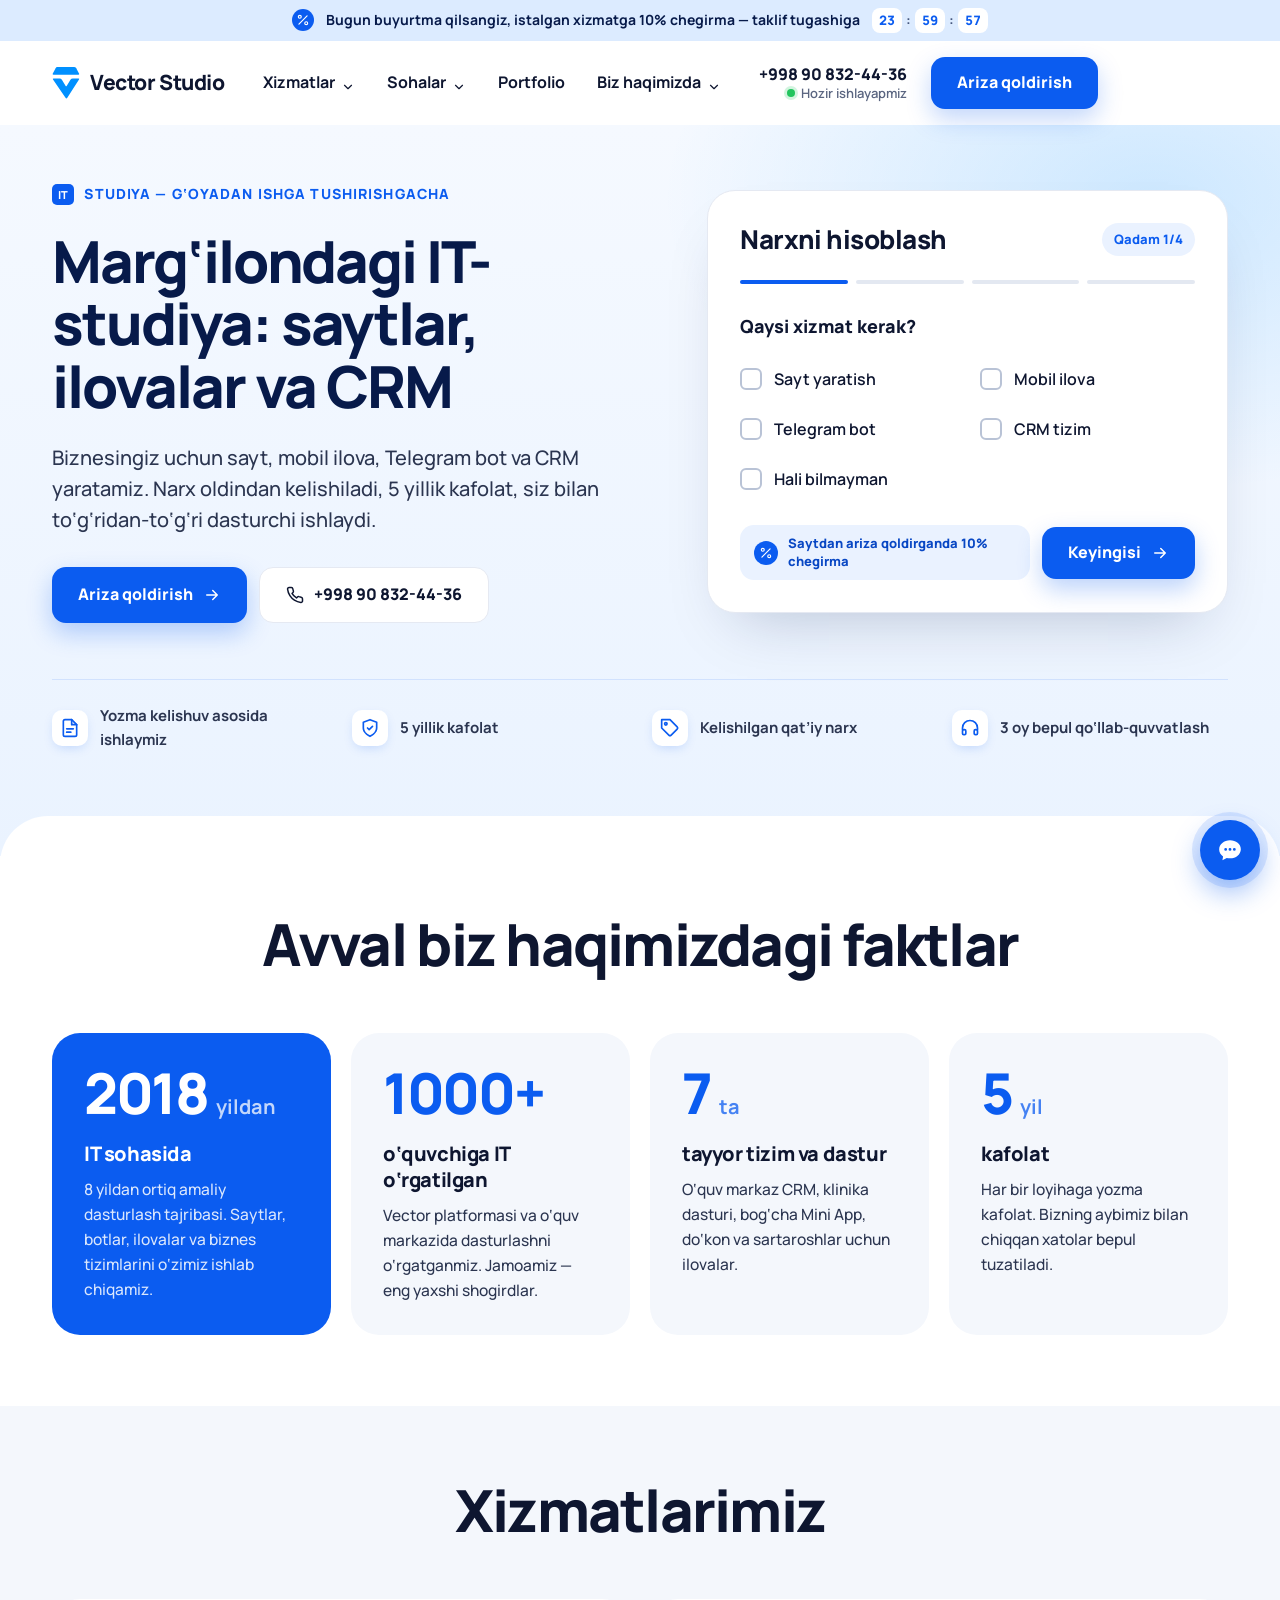
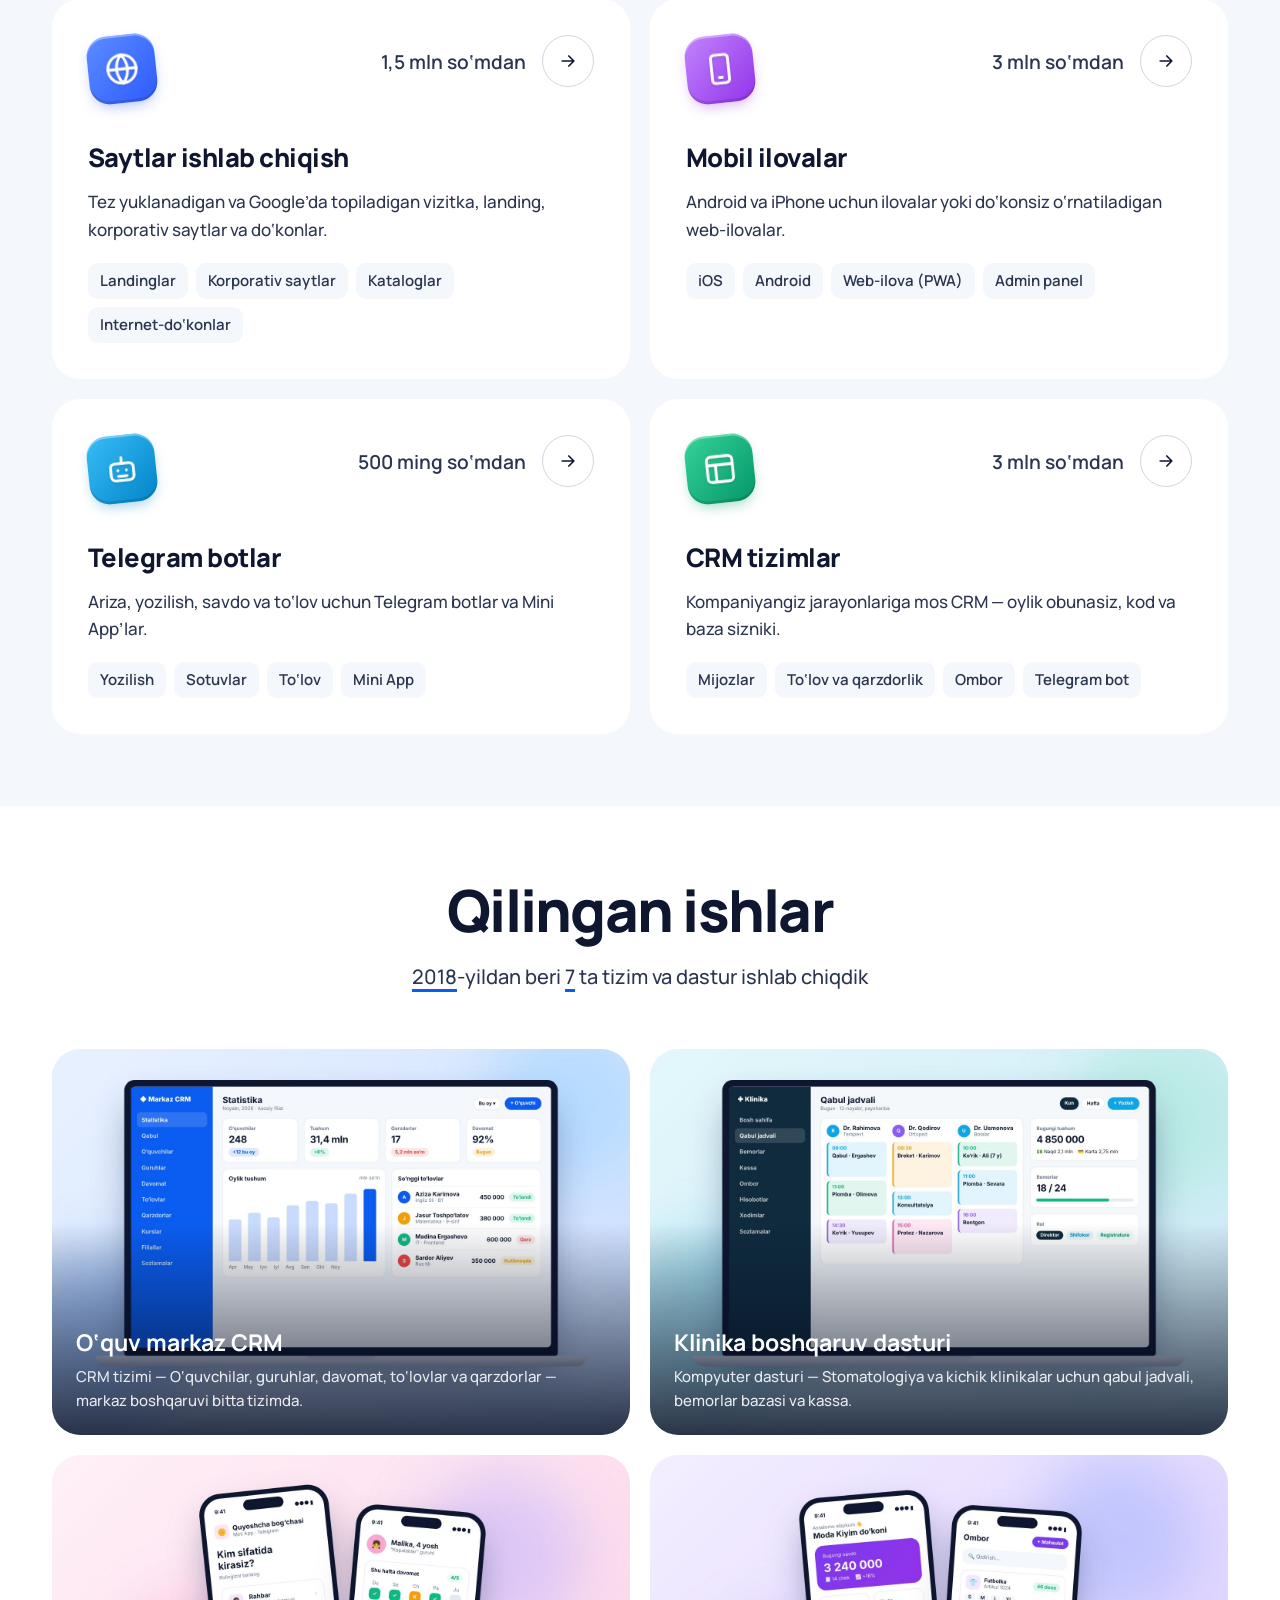
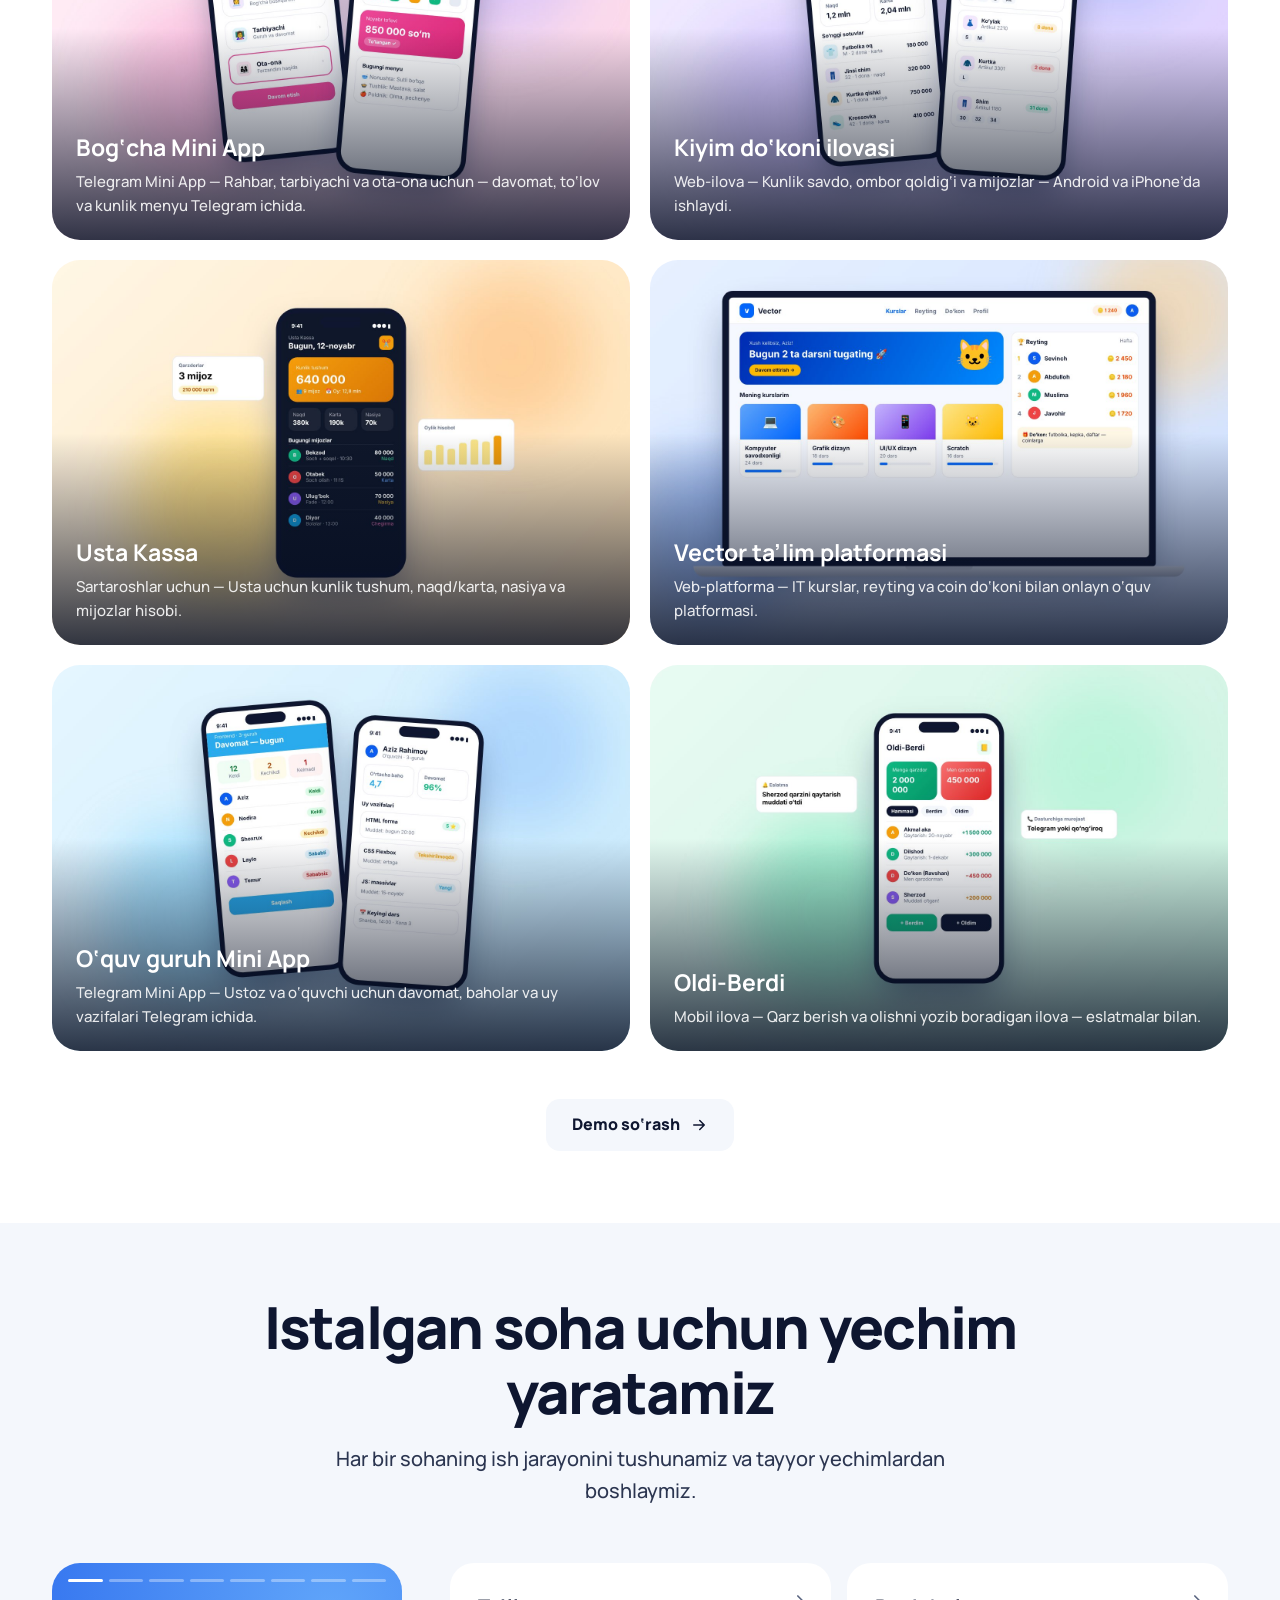
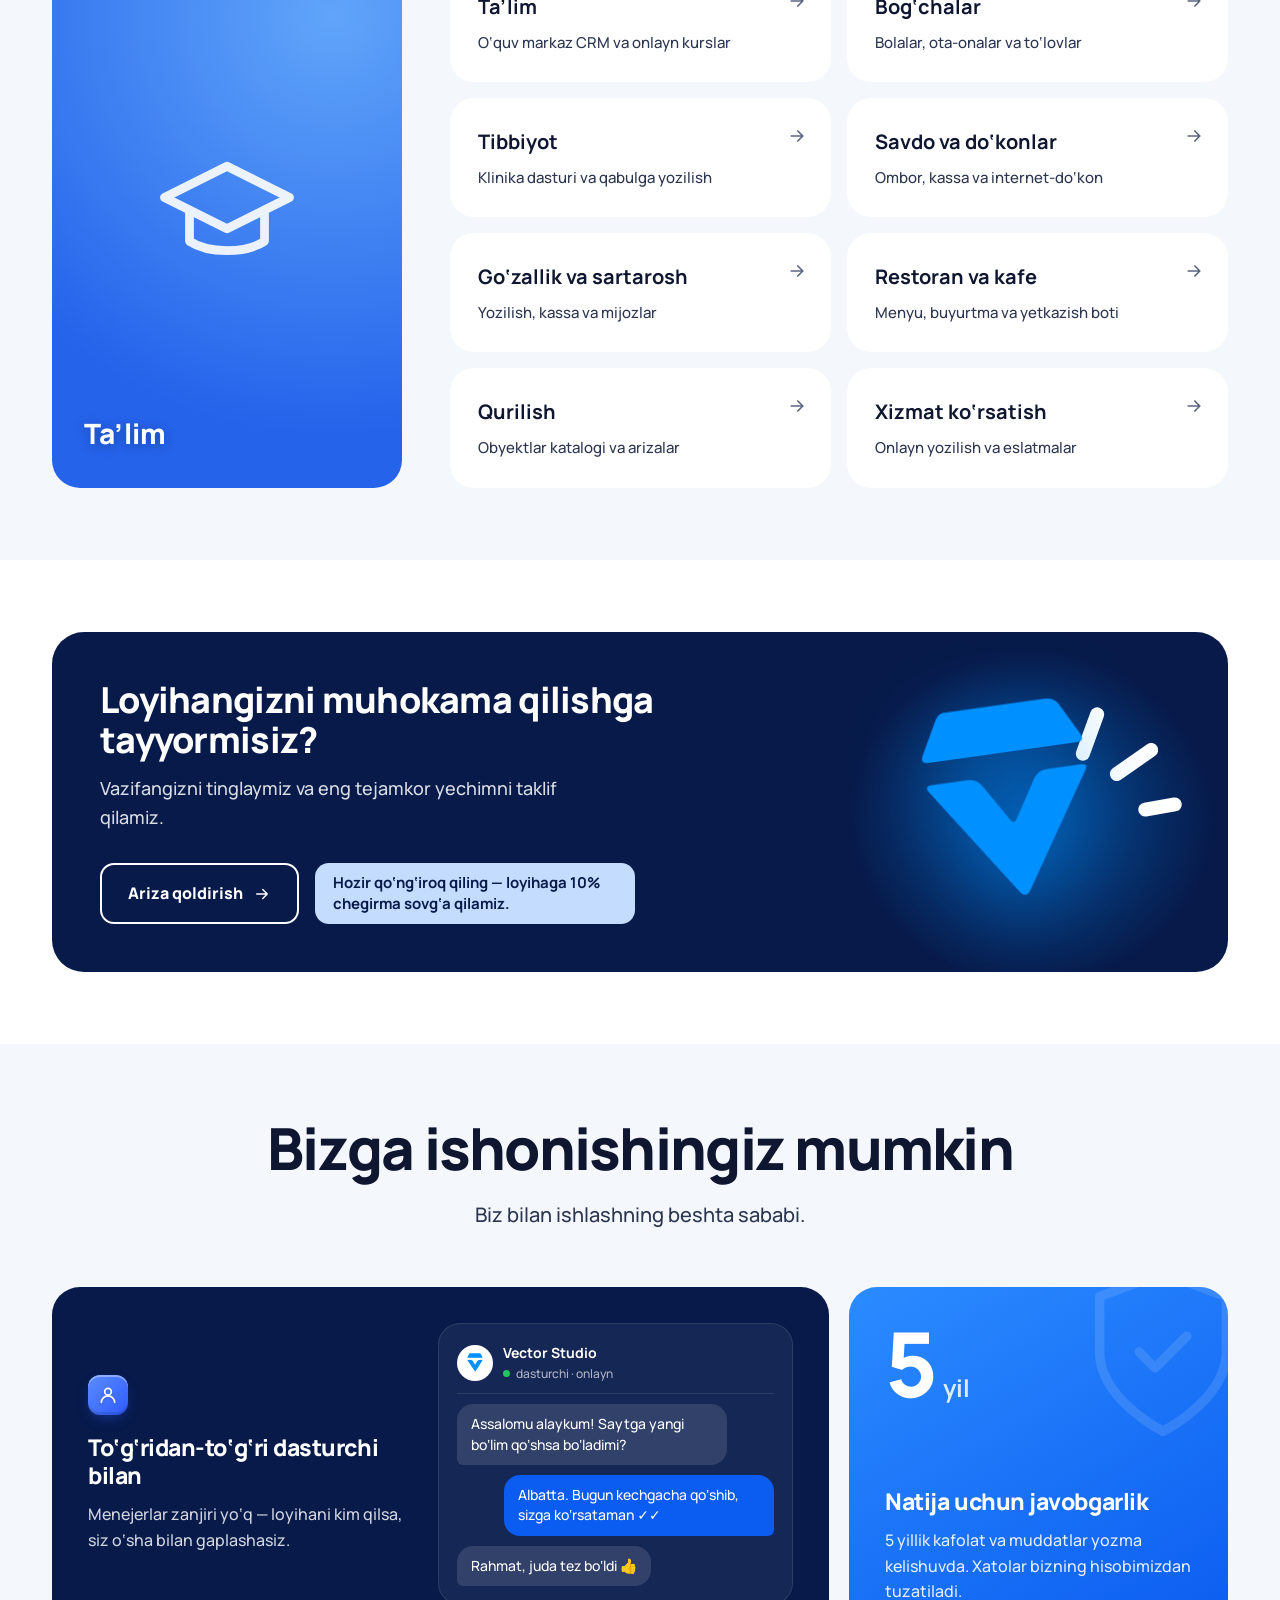
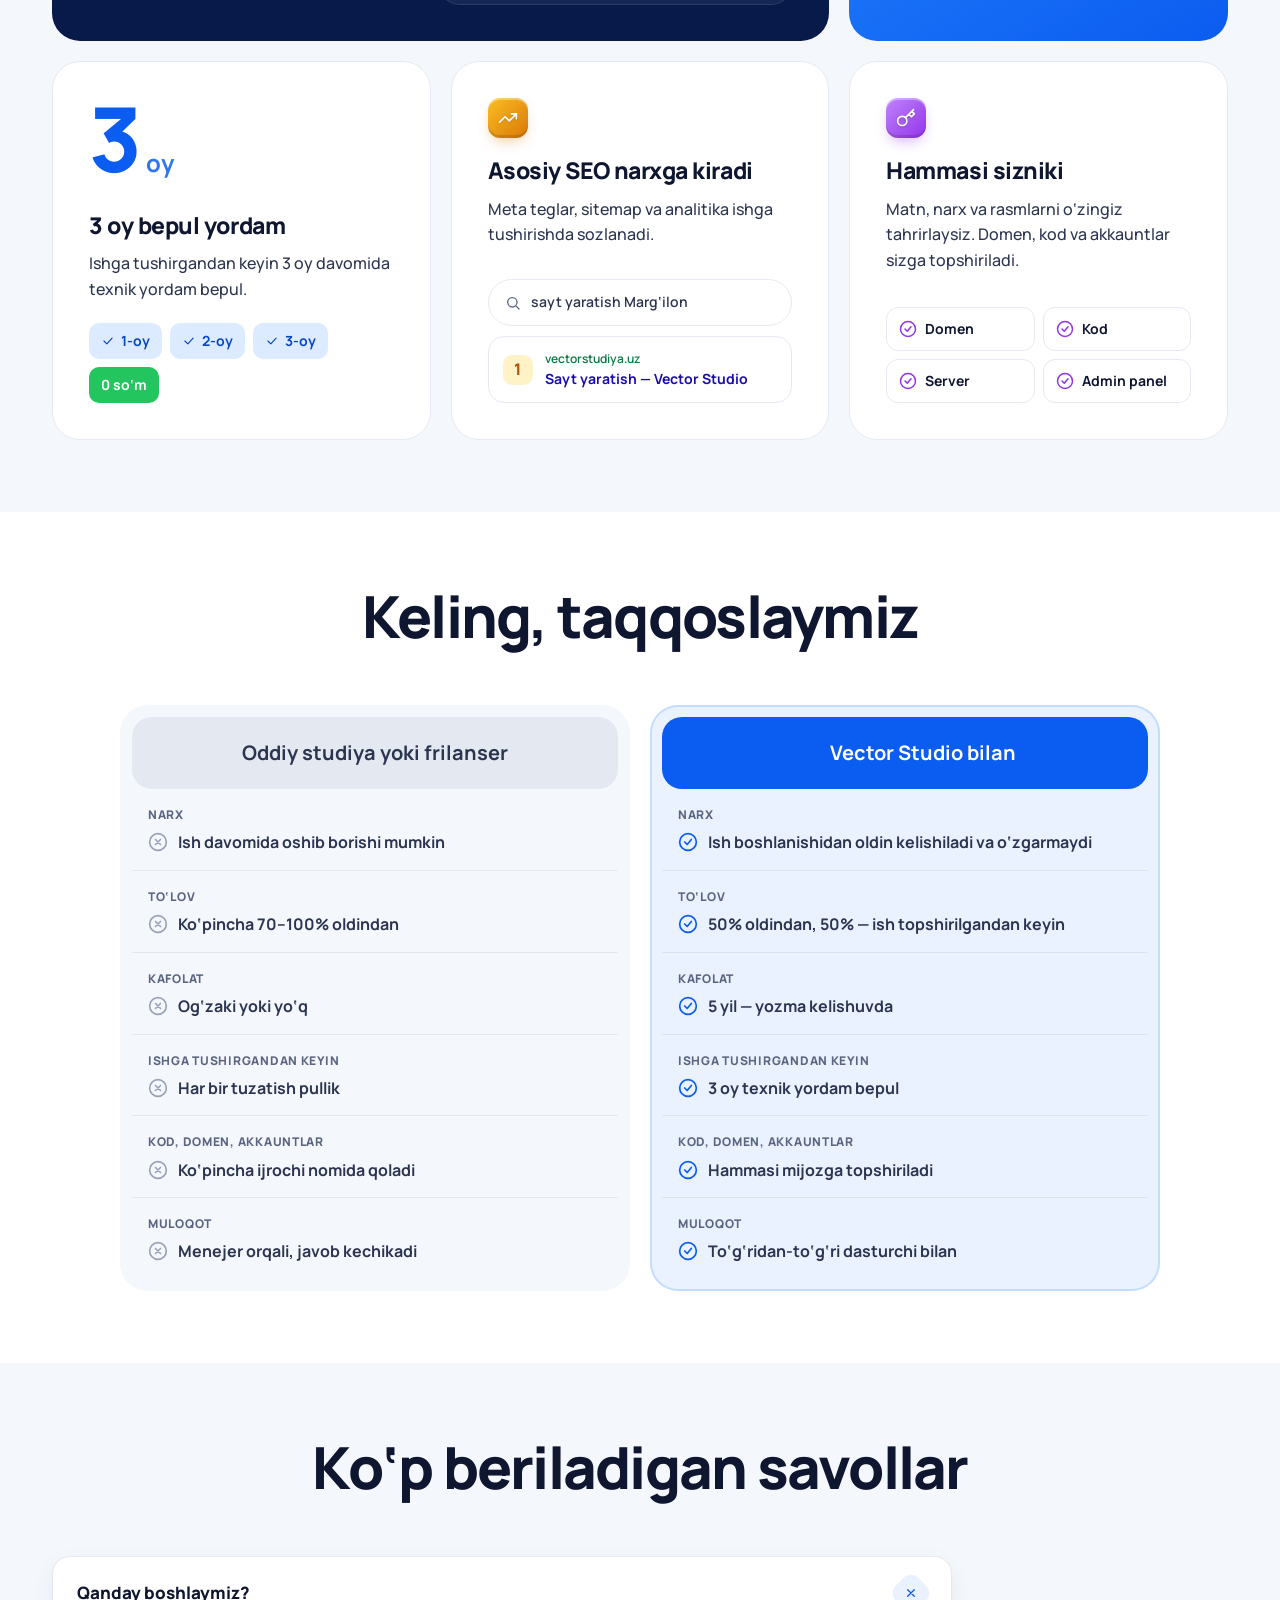
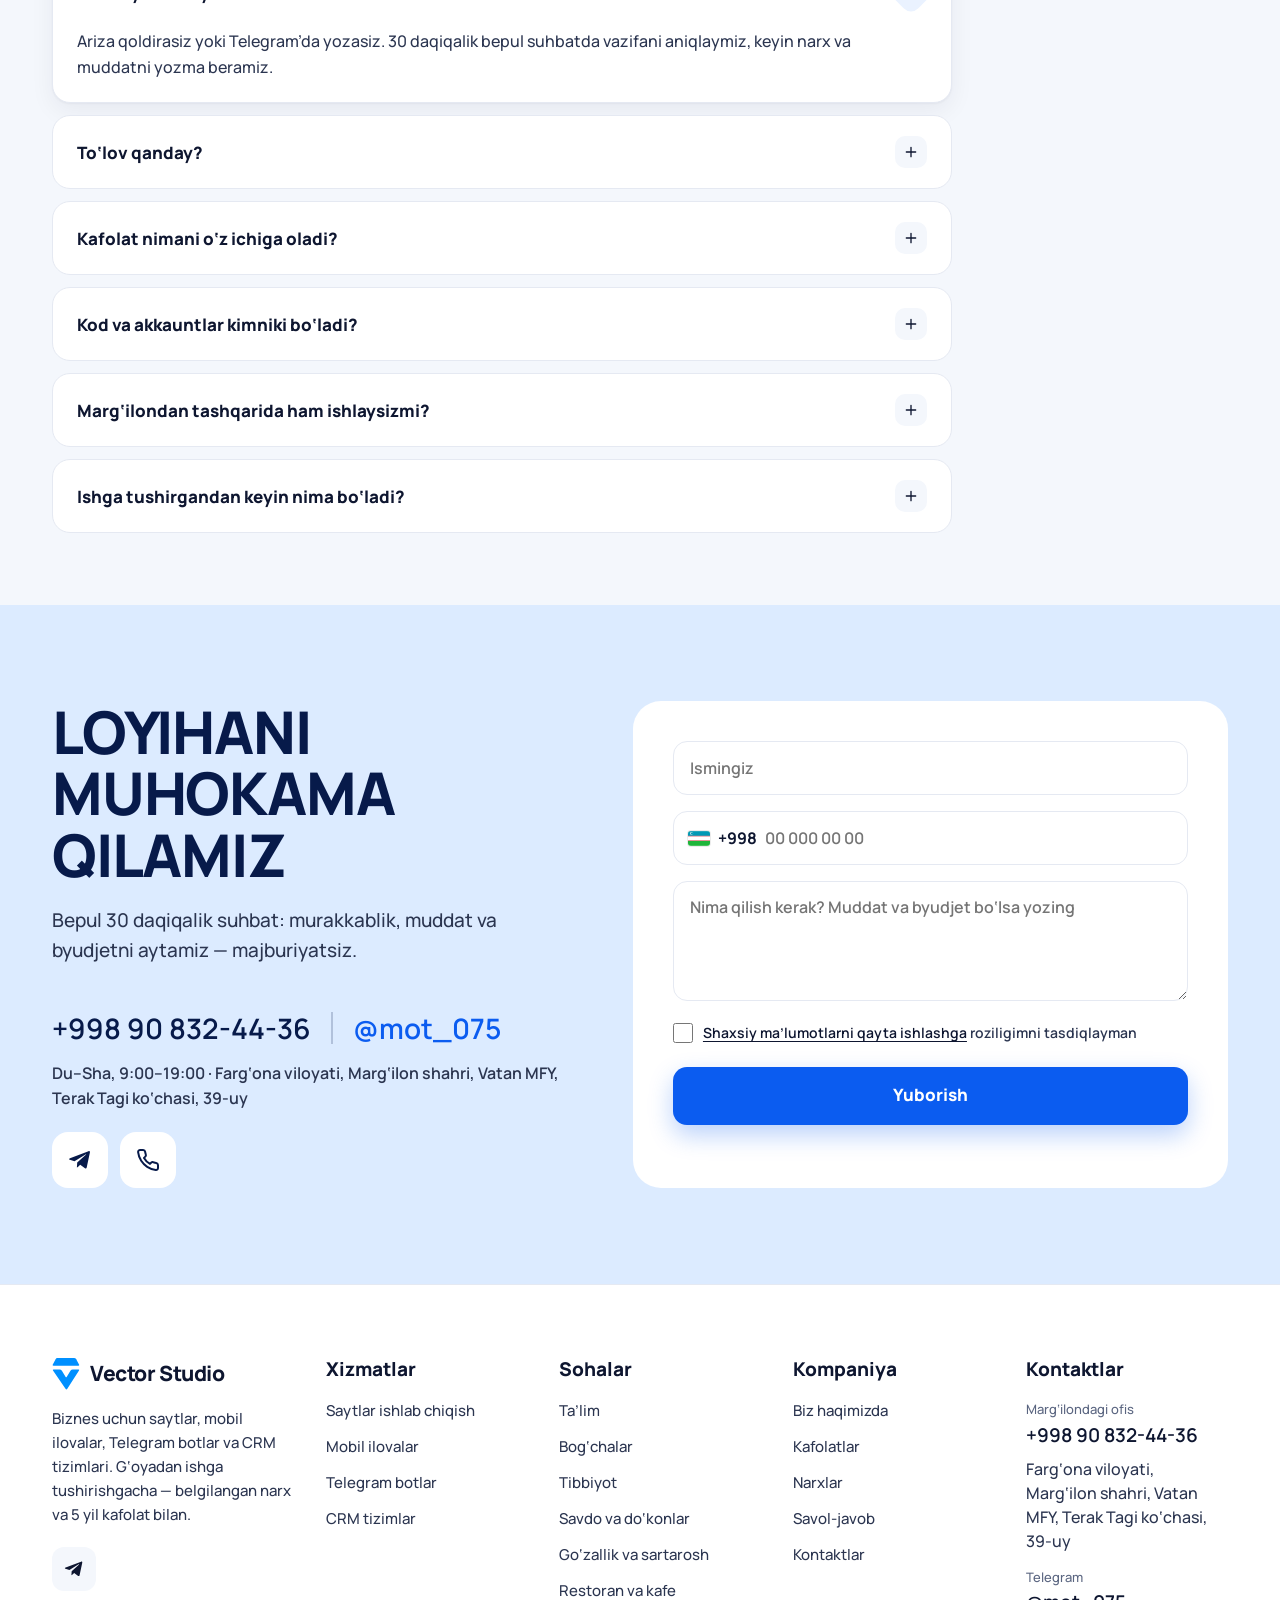
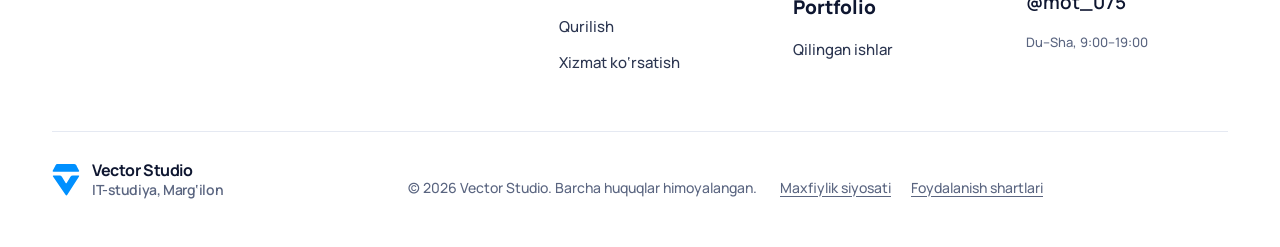
<file: index.html>
<!doctype html>
<html lang="uz">
<head>
<meta charset="utf-8">
<meta name="viewport" content="width=device-width, initial-scale=1">
<title>Vector Studio — saytlar, ilovalar, Telegram botlar va CRM | Marg‘ilon</title>
<meta name="description" content="Vector Studio: sayt, mobil ilova, Telegram bot va CRM yaratish. Belgilangan narx, 5 yillik kafolat, 3 oy bepul qo‘llab-quvvatlash. Marg‘ilon, Farg‘ona.">
<meta name="google-site-verification" content="Itj4W6EsGZu4Aqds2MT6LfFgWljH-fBKxO7UjV5S8rw">
<meta name="theme-color" content="#0B5CF0">
<link rel="canonical" href="https://vectorstudiya.uz/">
<meta property="og:type" content="website">
<meta property="og:locale" content="uz_UZ">
<meta property="og:site_name" content="Vector Studio">
<meta property="og:title" content="Vector Studio — saytlar, ilovalar, Telegram botlar va CRM | Marg‘ilon">
<meta property="og:description" content="Vector Studio: sayt, mobil ilova, Telegram bot va CRM yaratish. Belgilangan narx, 5 yillik kafolat, 3 oy bepul qo‘llab-quvvatlash. Marg‘ilon, Farg‘ona.">
<meta property="og:url" content="https://vectorstudiya.uz/">
<link rel="icon" href="data:image/svg+xml,<svg xmlns='http://www.w3.org/2000/svg' viewBox='0 0 340 400'><path fill='%230090FF' d='M62 5H268Q286 5 294 20L328 84Q336 100 318 100H20Q2 100 10 84L44 20Q52 5 62 5Z'/><path fill='%230090FF' d='M20 145H92Q110 145 120 161L166 236Q172 245 178 236L224 161Q234 145 252 145H322Q336 145 328 158L186 380Q175 396 164 380L12 158Q4 145 20 145Z'/></svg>">
<script type="application/ld+json">
{"@context":"https://schema.org","@type":"LocalBusiness","name":"Vector Studio","description":"Saytlar, mobil ilovalar, Telegram botlar va CRM tizimlari ishlab chiqish","url":"https://vectorstudiya.uz/","telephone":"+998908324436","openingHours":"Mo-Sa 09:00-19:00","address":{"@type":"PostalAddress","streetAddress":"Vatan MFY, Terak Tagi ko‘chasi, 39-uy","addressLocality":"Marg‘ilon","addressRegion":"Farg‘ona viloyati","addressCountry":"UZ"},"sameAs":["https://t.me/mot_075"]}
</script>
<link rel="preconnect" href="https://fonts.googleapis.com">
<link rel="preconnect" href="https://fonts.gstatic.com" crossorigin>
<link href="https://fonts.googleapis.com/css2?family=Manrope:wght@500;600;700;800&display=swap" rel="stylesheet">
<link rel="stylesheet" href="assets/vector.css?v=20261120e">
</head>
<body data-page="home">
<noscript><p style="padding:24px;font-family:sans-serif">Saytni ko‘rish uchun JavaScript’ni yoqing. Bog‘lanish: +998 90 832-44-36, Telegram @mot_075</p></noscript>
<!-- Matnlar va ma’lumotlar: assets/config.js · O‘rnatish qo‘llanmasi: README.txt -->
<script src="assets/config.js?v=20261120e"></script>
<script src="assets/app.js?v=20261120e"></script>
</body>
</html>
</file>
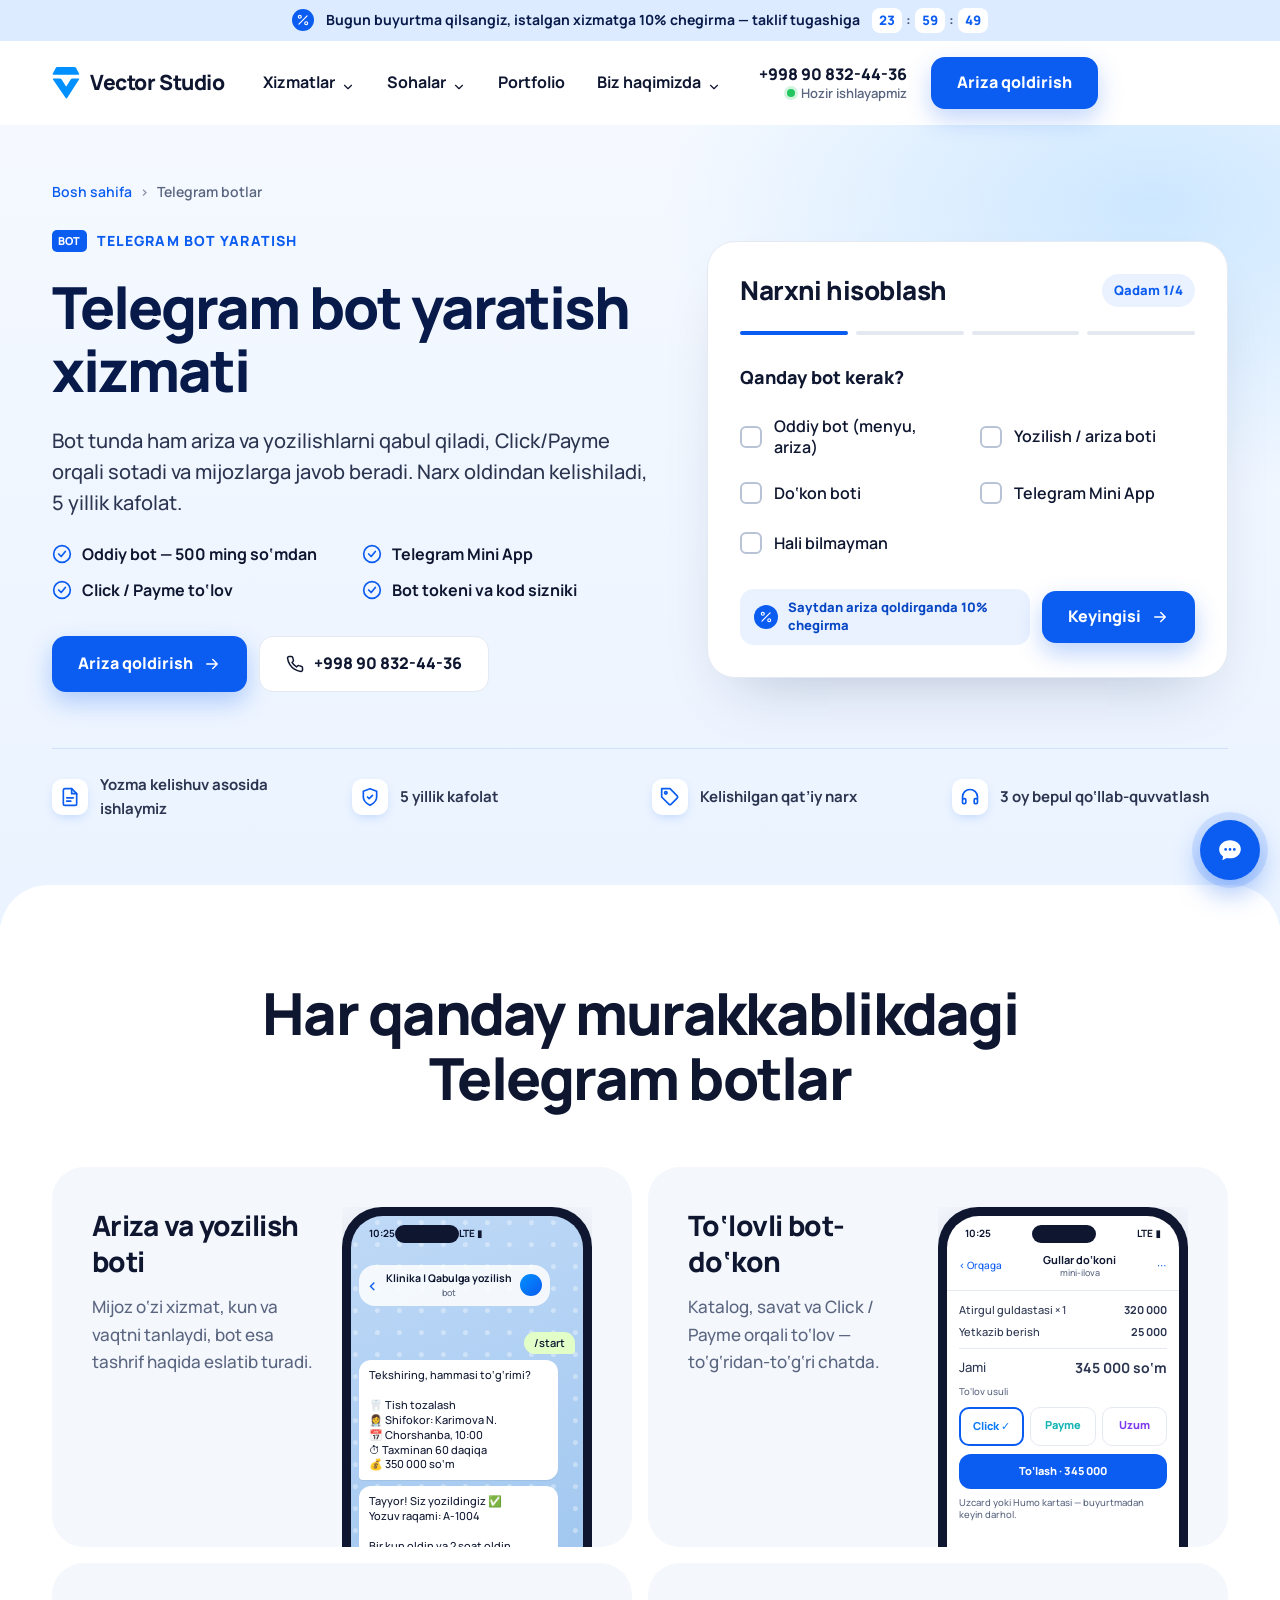
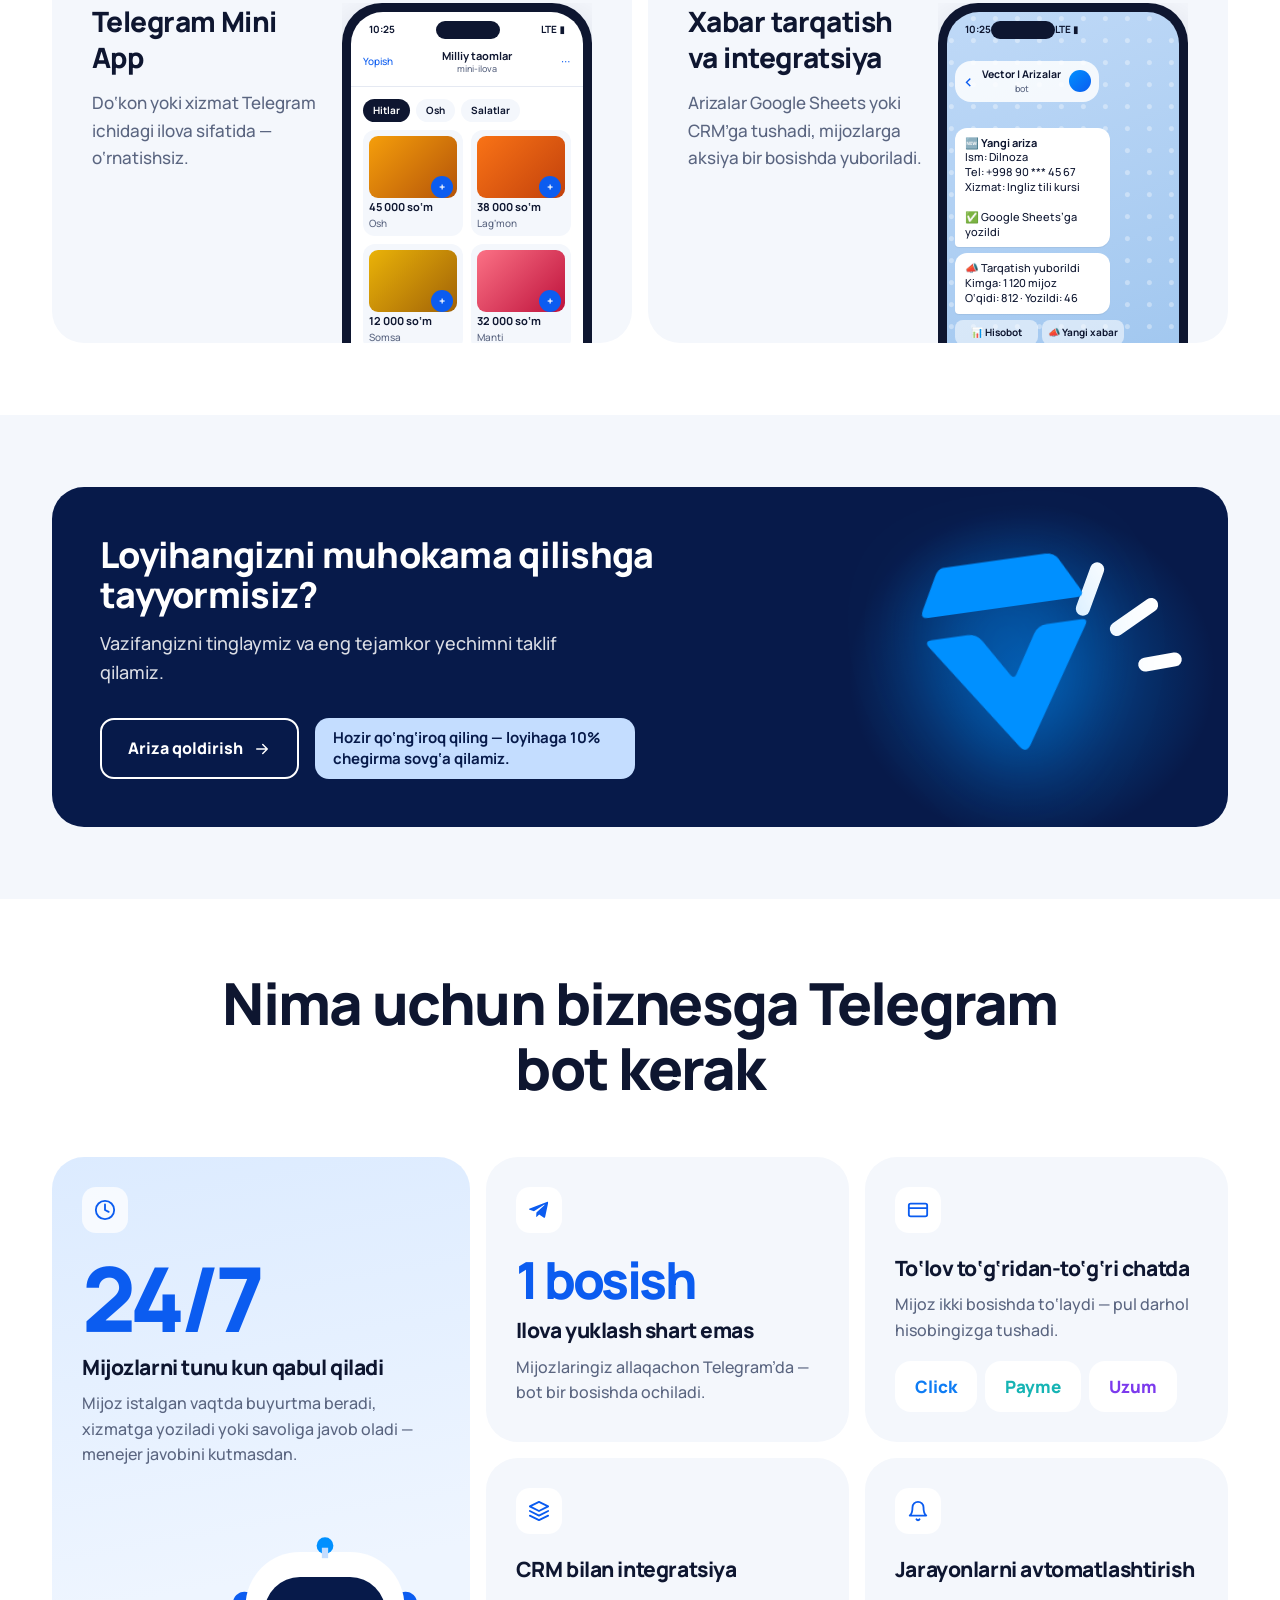
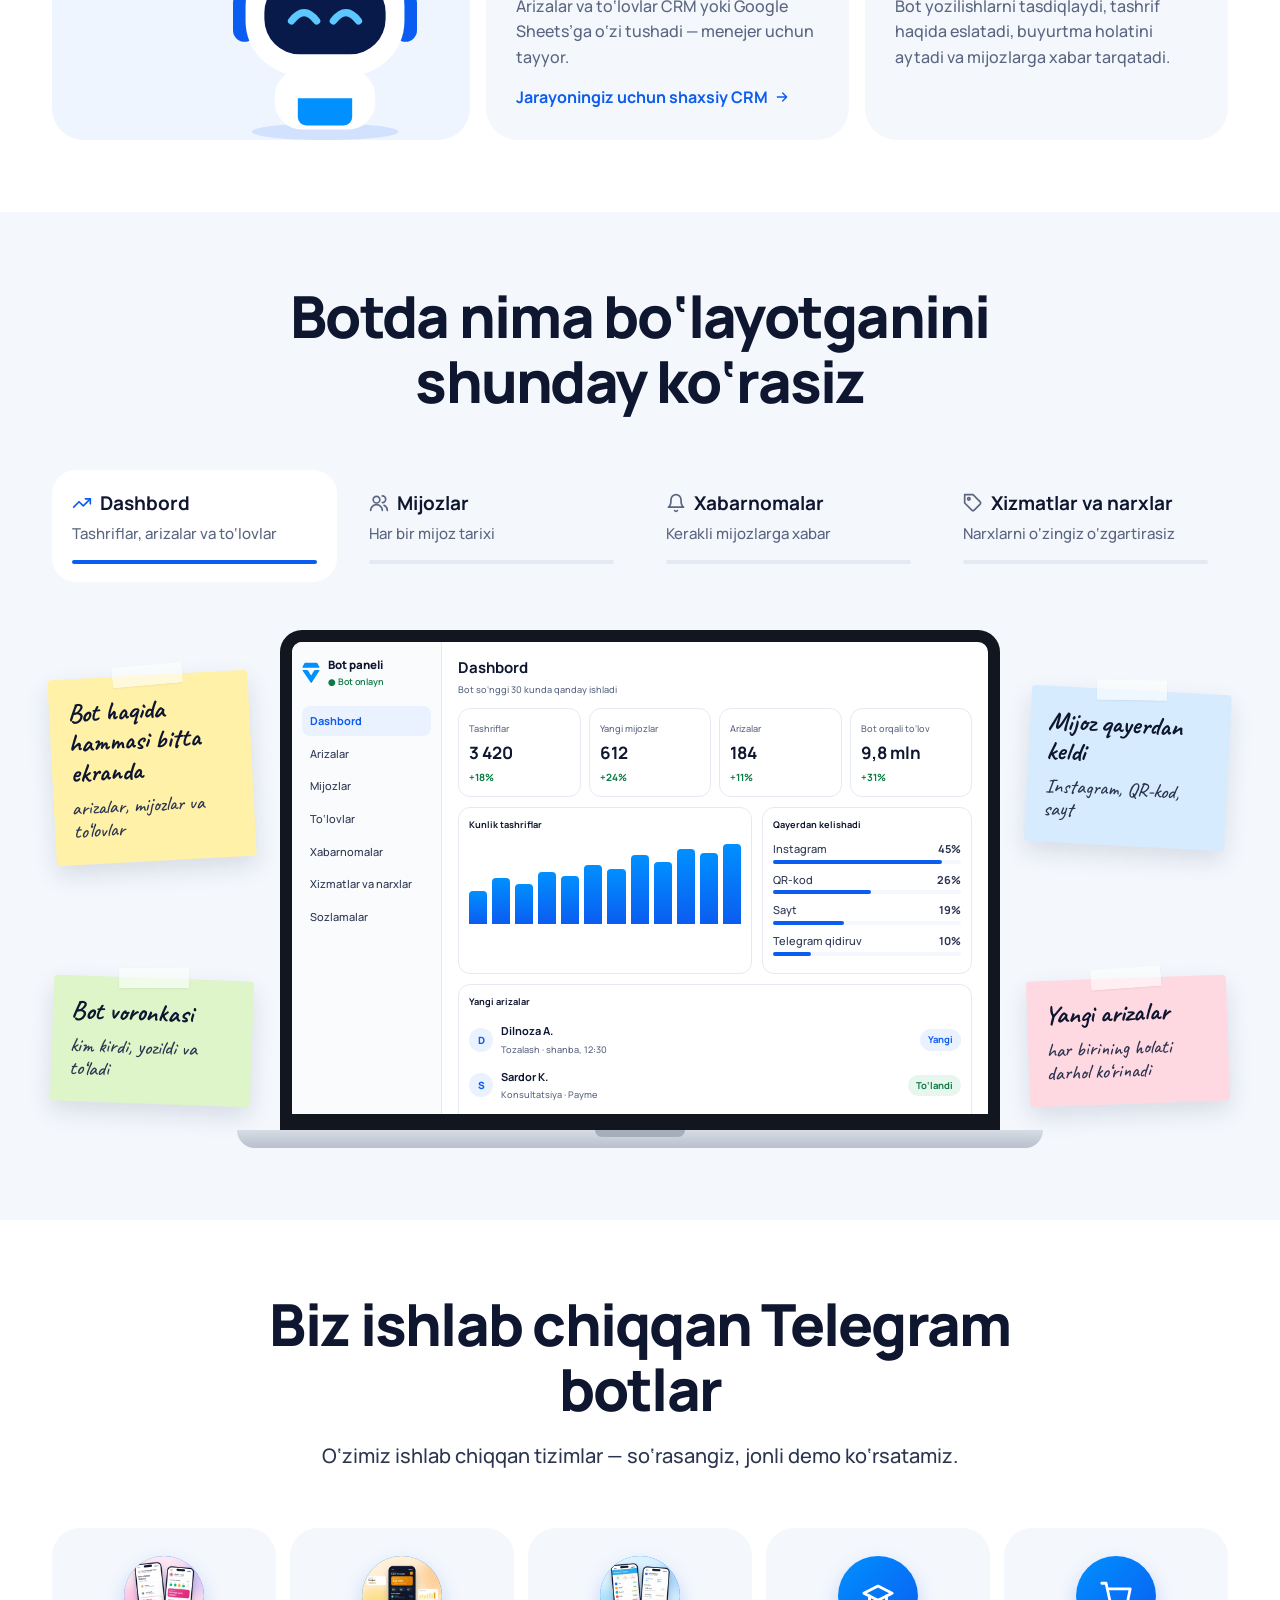
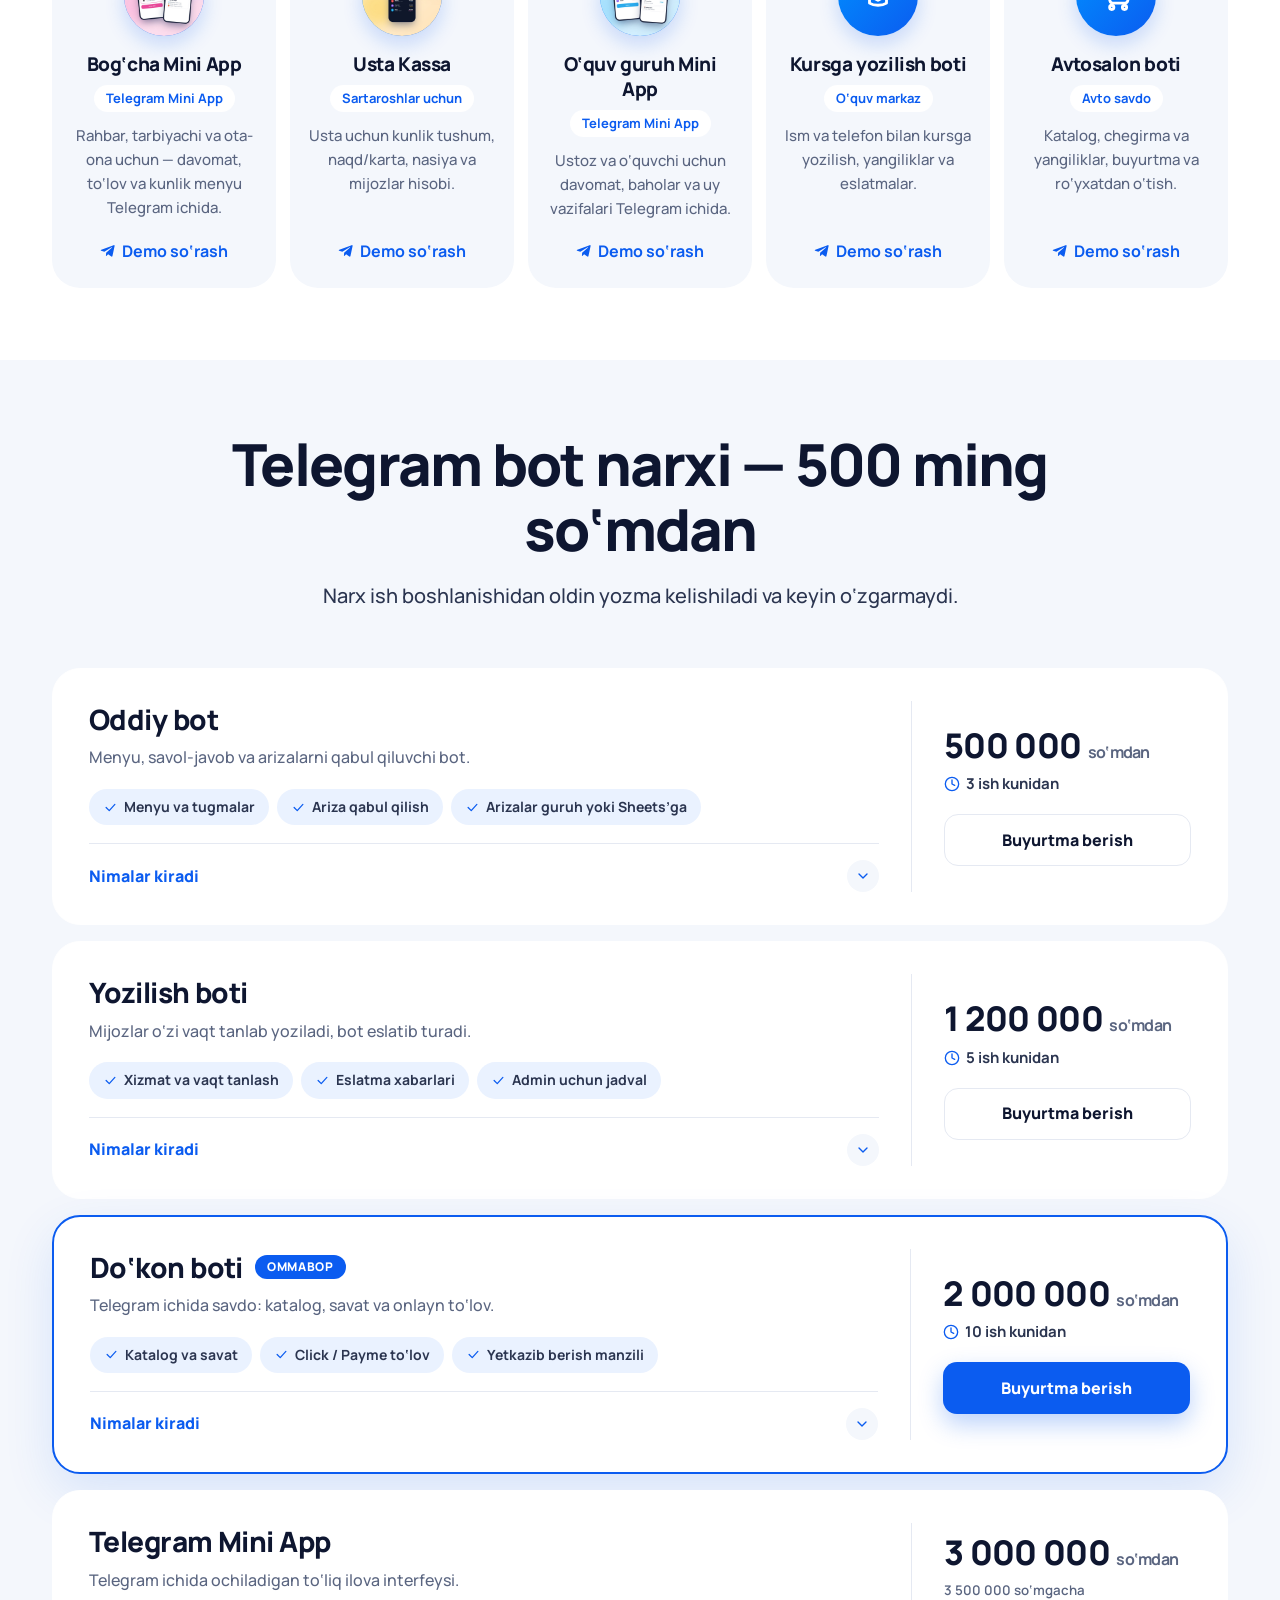
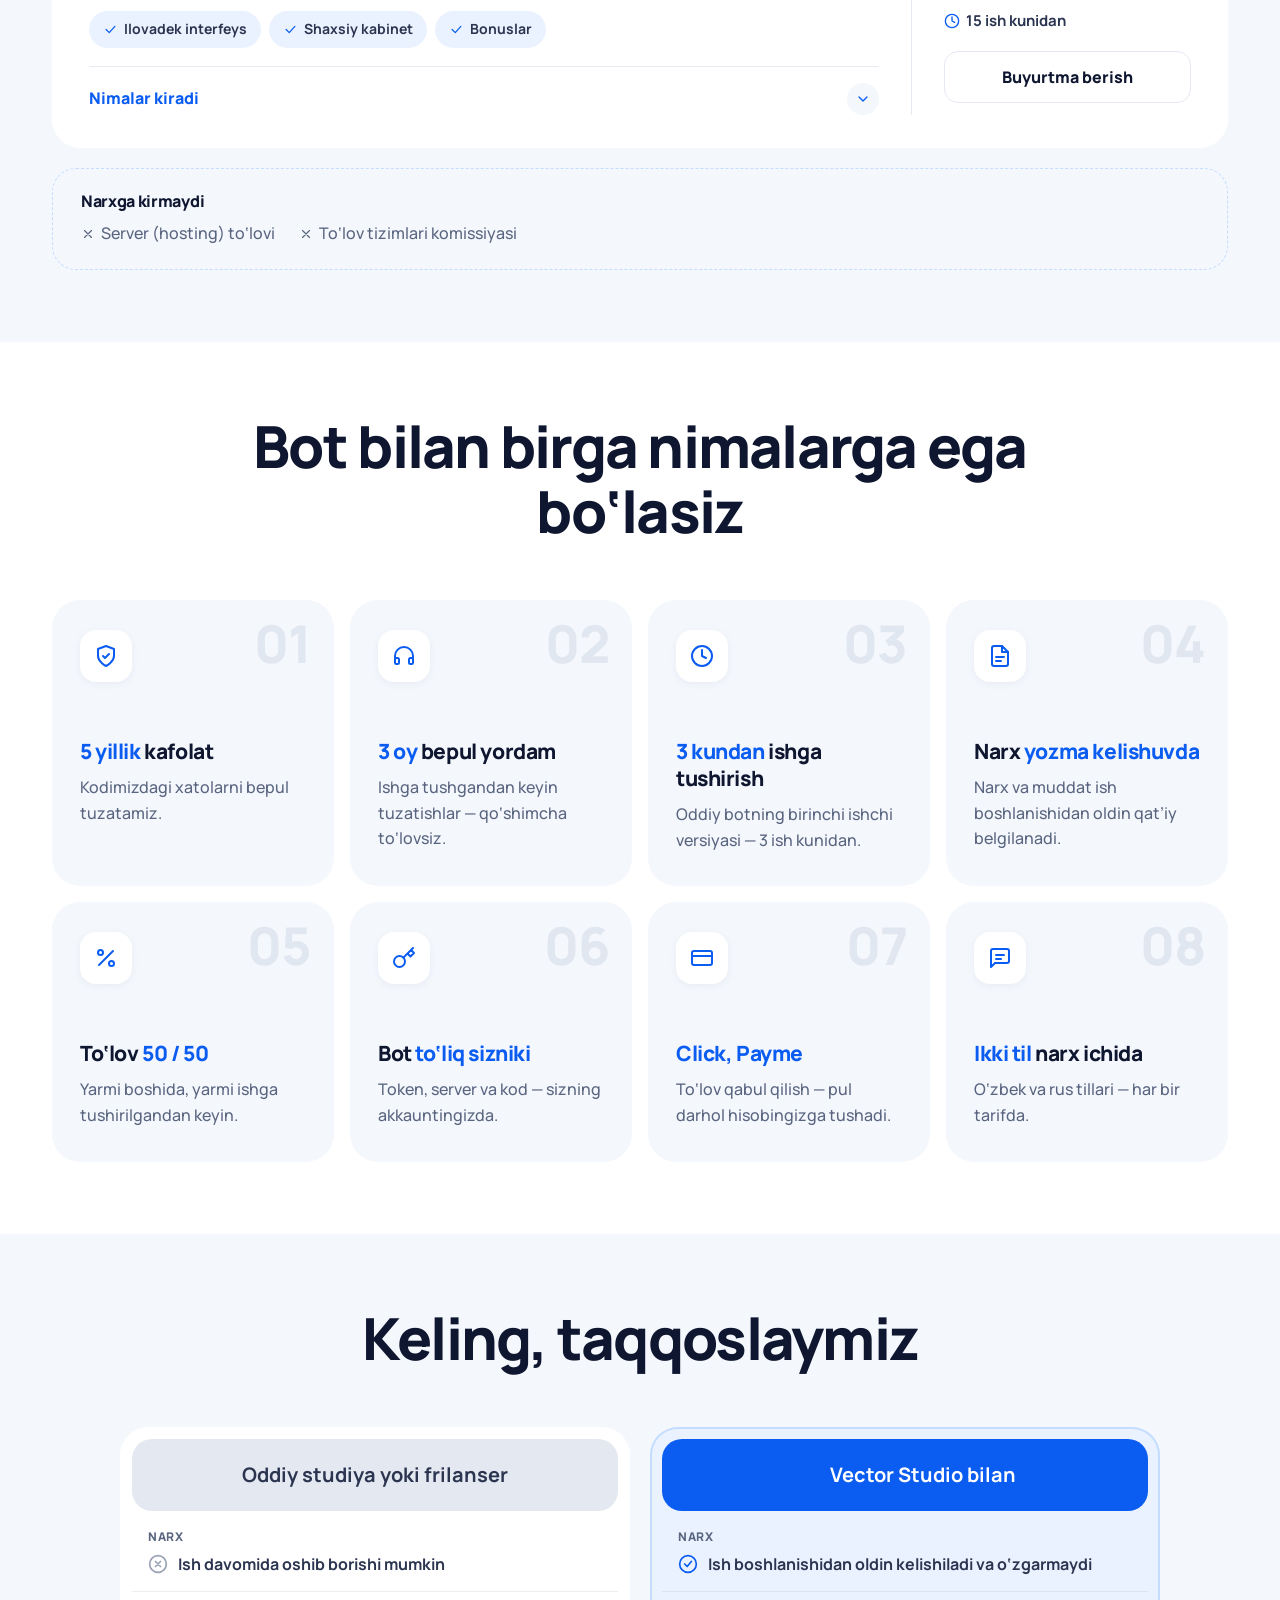
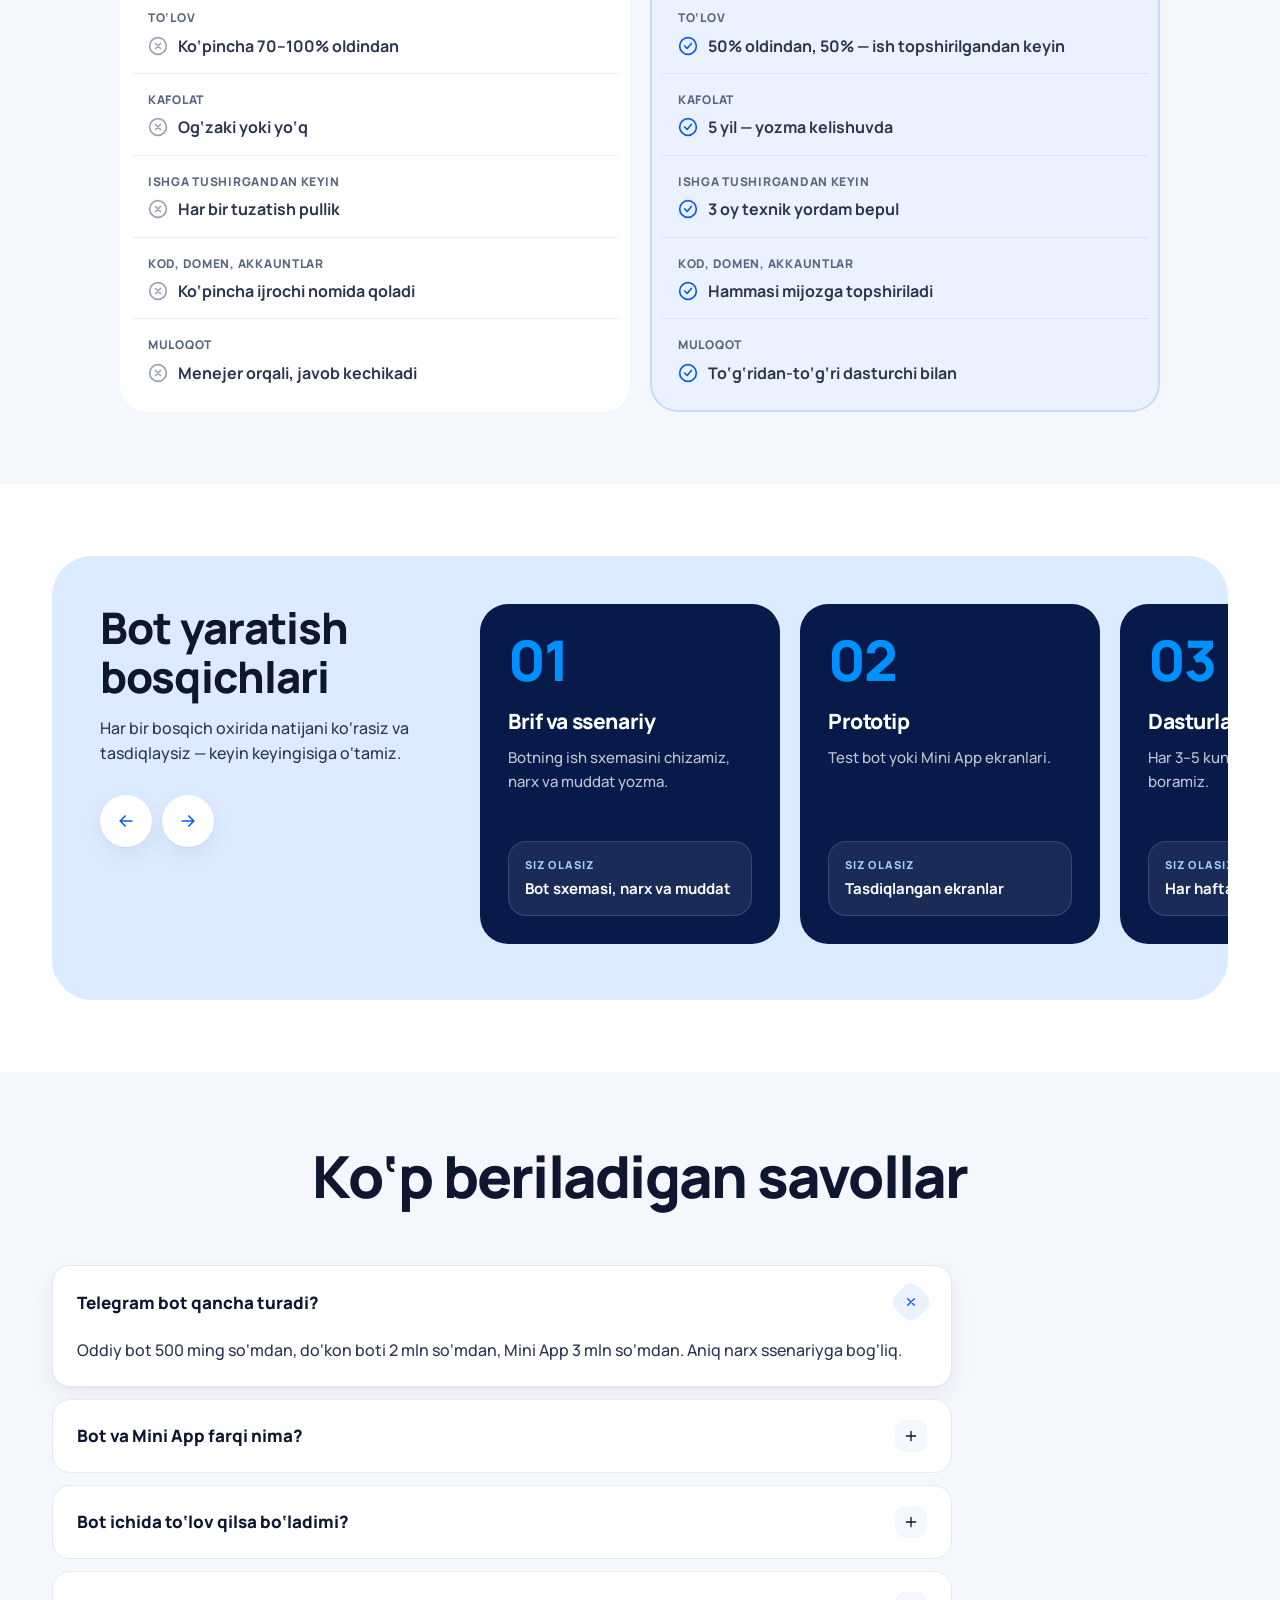
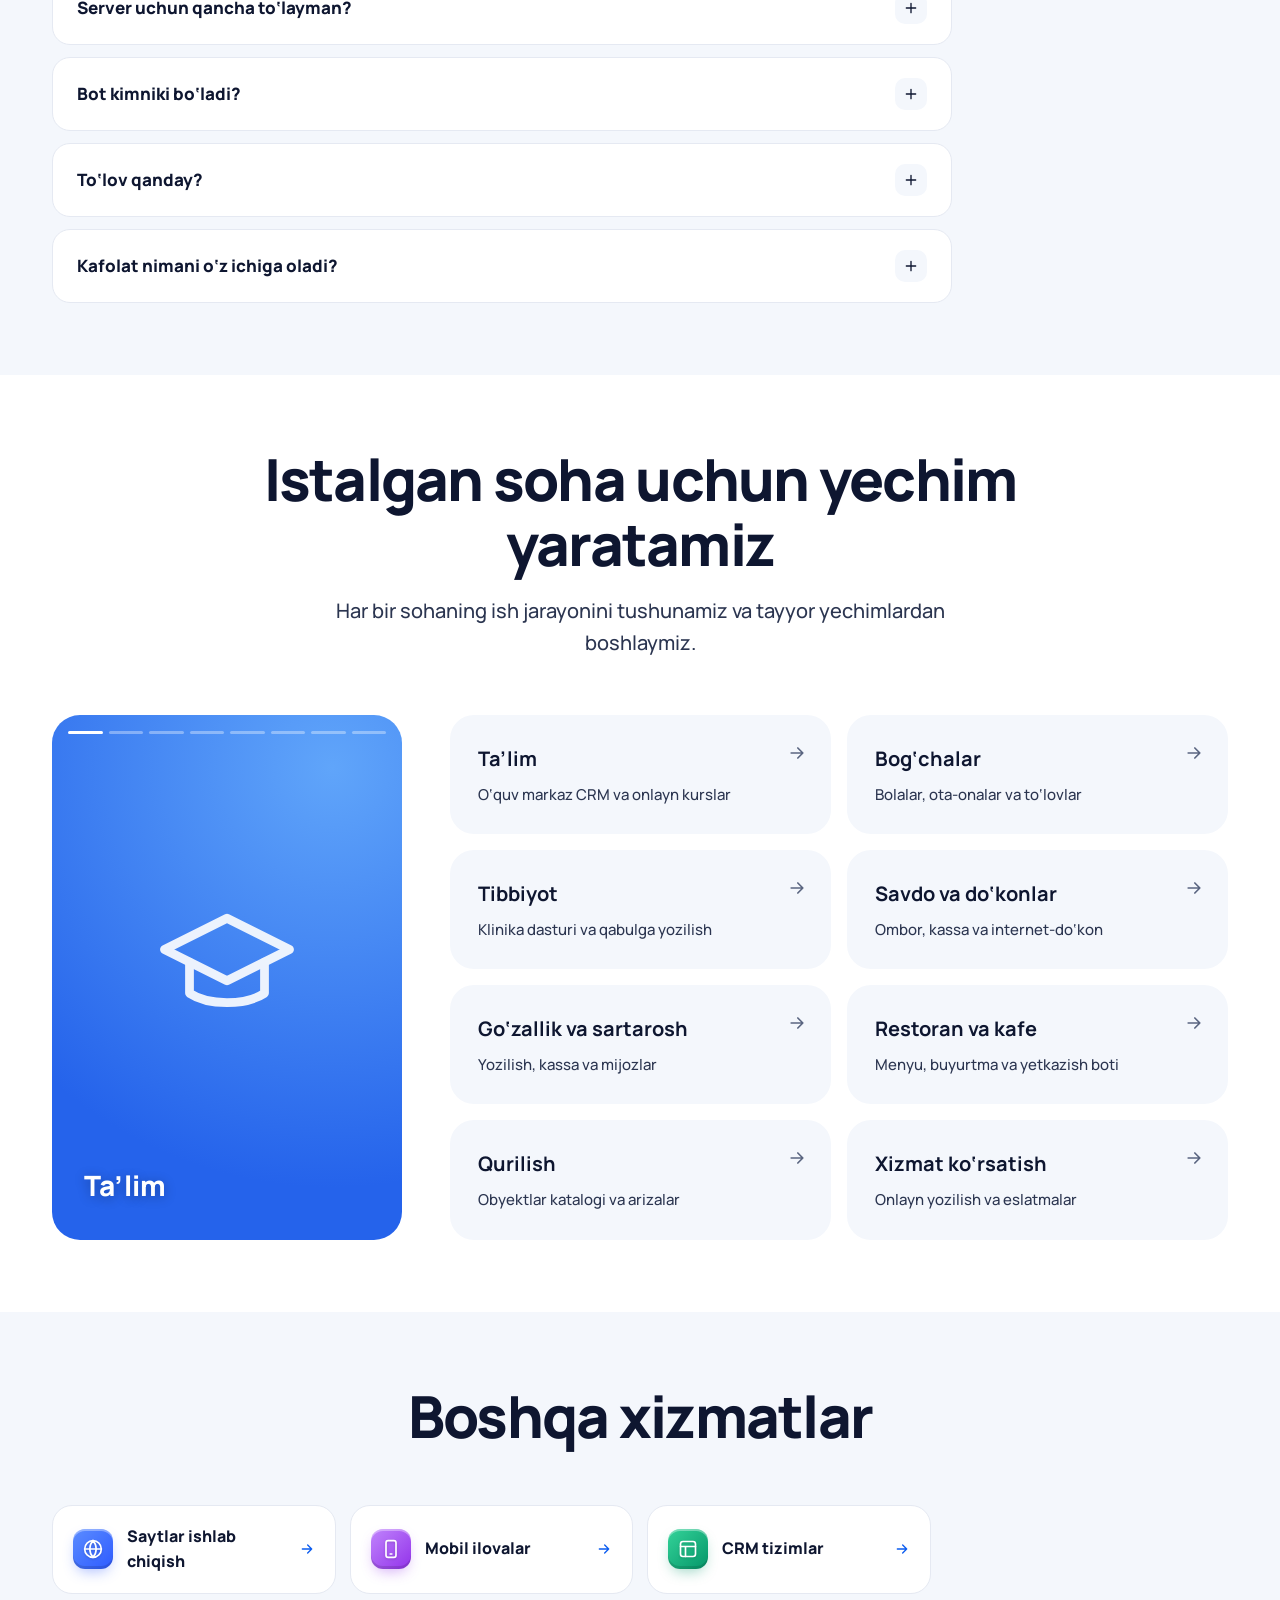
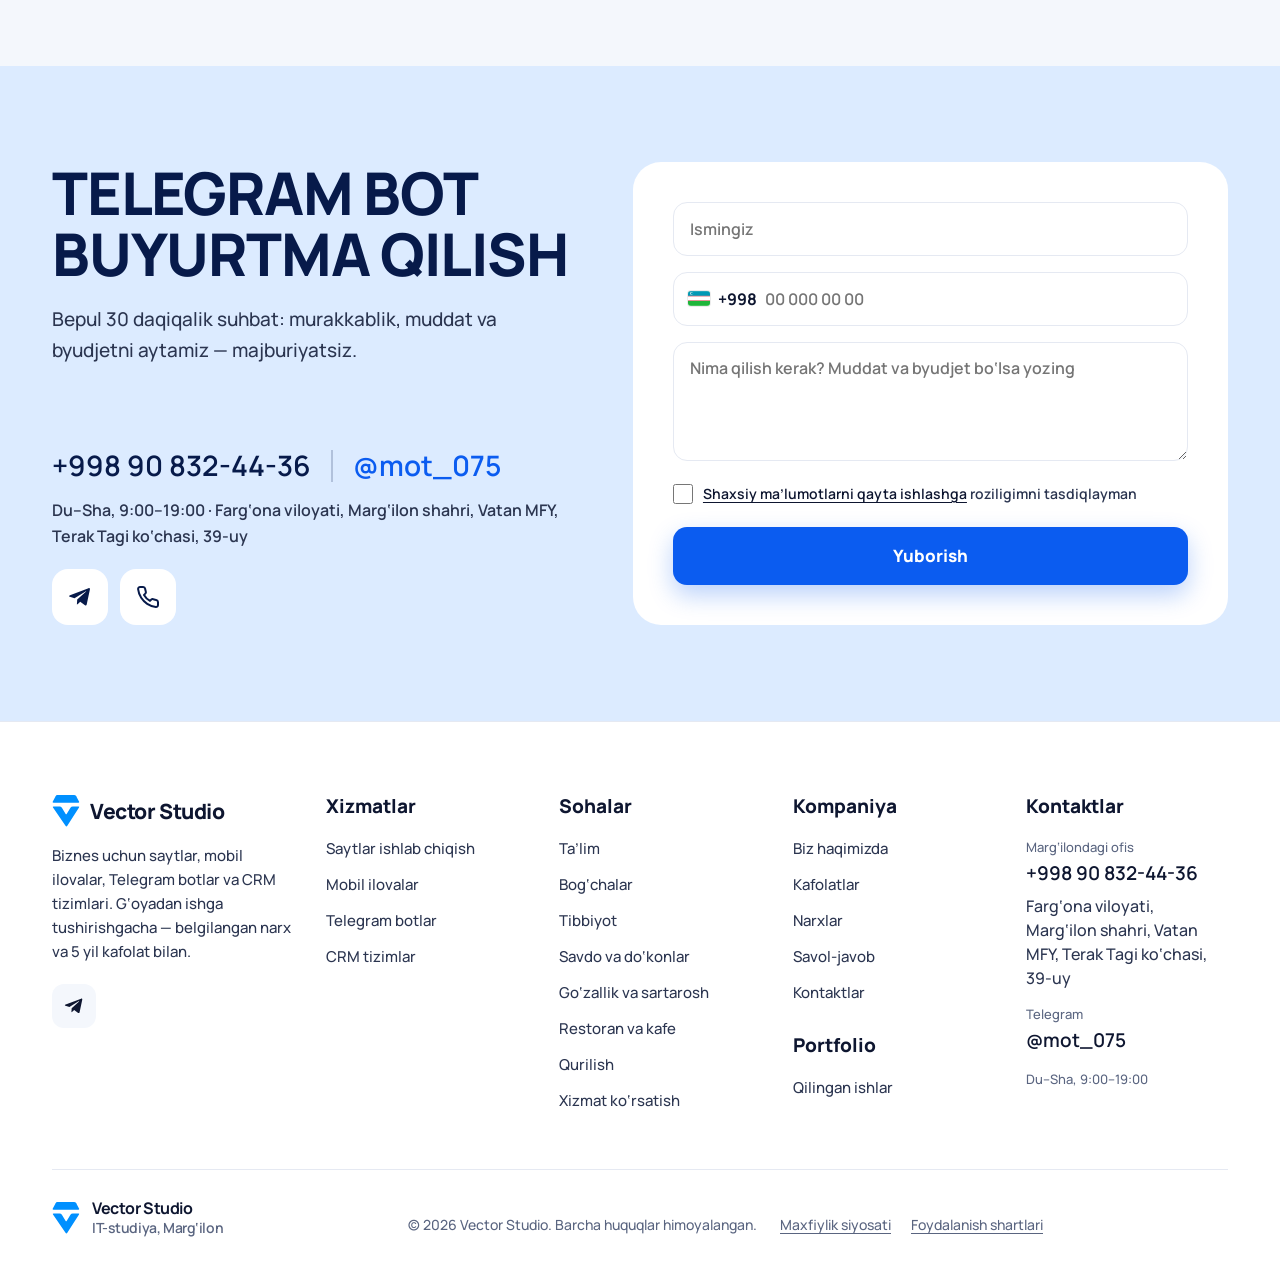
<file: bot.html>
<!doctype html>
<html lang="uz">
<head>
<meta charset="utf-8">
<meta name="viewport" content="width=device-width, initial-scale=1">
<title>Telegram bot yaratish — 500 ming so‘mdan | Vector Studio</title>
<meta name="description" content="Ariza, yozilish va do‘kon botlari, Telegram Mini App. Click/Payme to‘lov, admin panel va 5 yillik kafolat.">
<meta name="google-site-verification" content="Itj4W6EsGZu4Aqds2MT6LfFgWljH-fBKxO7UjV5S8rw">
<meta name="theme-color" content="#0B5CF0">
<link rel="canonical" href="https://vectorstudiya.uz/bot.html">
<meta property="og:type" content="website">
<meta property="og:locale" content="uz_UZ">
<meta property="og:site_name" content="Vector Studio">
<meta property="og:title" content="Telegram bot yaratish — 500 ming so‘mdan | Vector Studio">
<meta property="og:description" content="Ariza, yozilish va do‘kon botlari, Telegram Mini App. Click/Payme to‘lov, admin panel va 5 yillik kafolat.">
<meta property="og:url" content="https://vectorstudiya.uz/bot.html">
<link rel="icon" href="data:image/svg+xml,<svg xmlns='http://www.w3.org/2000/svg' viewBox='0 0 340 400'><path fill='%230090FF' d='M62 5H268Q286 5 294 20L328 84Q336 100 318 100H20Q2 100 10 84L44 20Q52 5 62 5Z'/><path fill='%230090FF' d='M20 145H92Q110 145 120 161L166 236Q172 245 178 236L224 161Q234 145 252 145H322Q336 145 328 158L186 380Q175 396 164 380L12 158Q4 145 20 145Z'/></svg>">

<link rel="preconnect" href="https://fonts.googleapis.com">
<link rel="preconnect" href="https://fonts.gstatic.com" crossorigin>
<link href="https://fonts.googleapis.com/css2?family=Manrope:wght@500;600;700;800&family=Caveat:wght@600;700&display=swap" rel="stylesheet">
<link rel="stylesheet" href="assets/vector.css?v=20261120e">
</head>
<body data-page="bot">
<noscript><p style="padding:24px;font-family:sans-serif">Saytni ko‘rish uchun JavaScript’ni yoqing. Bog‘lanish: +998 90 832-44-36, Telegram @mot_075</p></noscript>
<!-- Matnlar va ma’lumotlar: assets/config.js · O‘rnatish qo‘llanmasi: README.txt -->
<script src="assets/config.js?v=20261120e"></script>
<script src="assets/app.js?v=20261120e"></script>
</body>
</html>
</file>
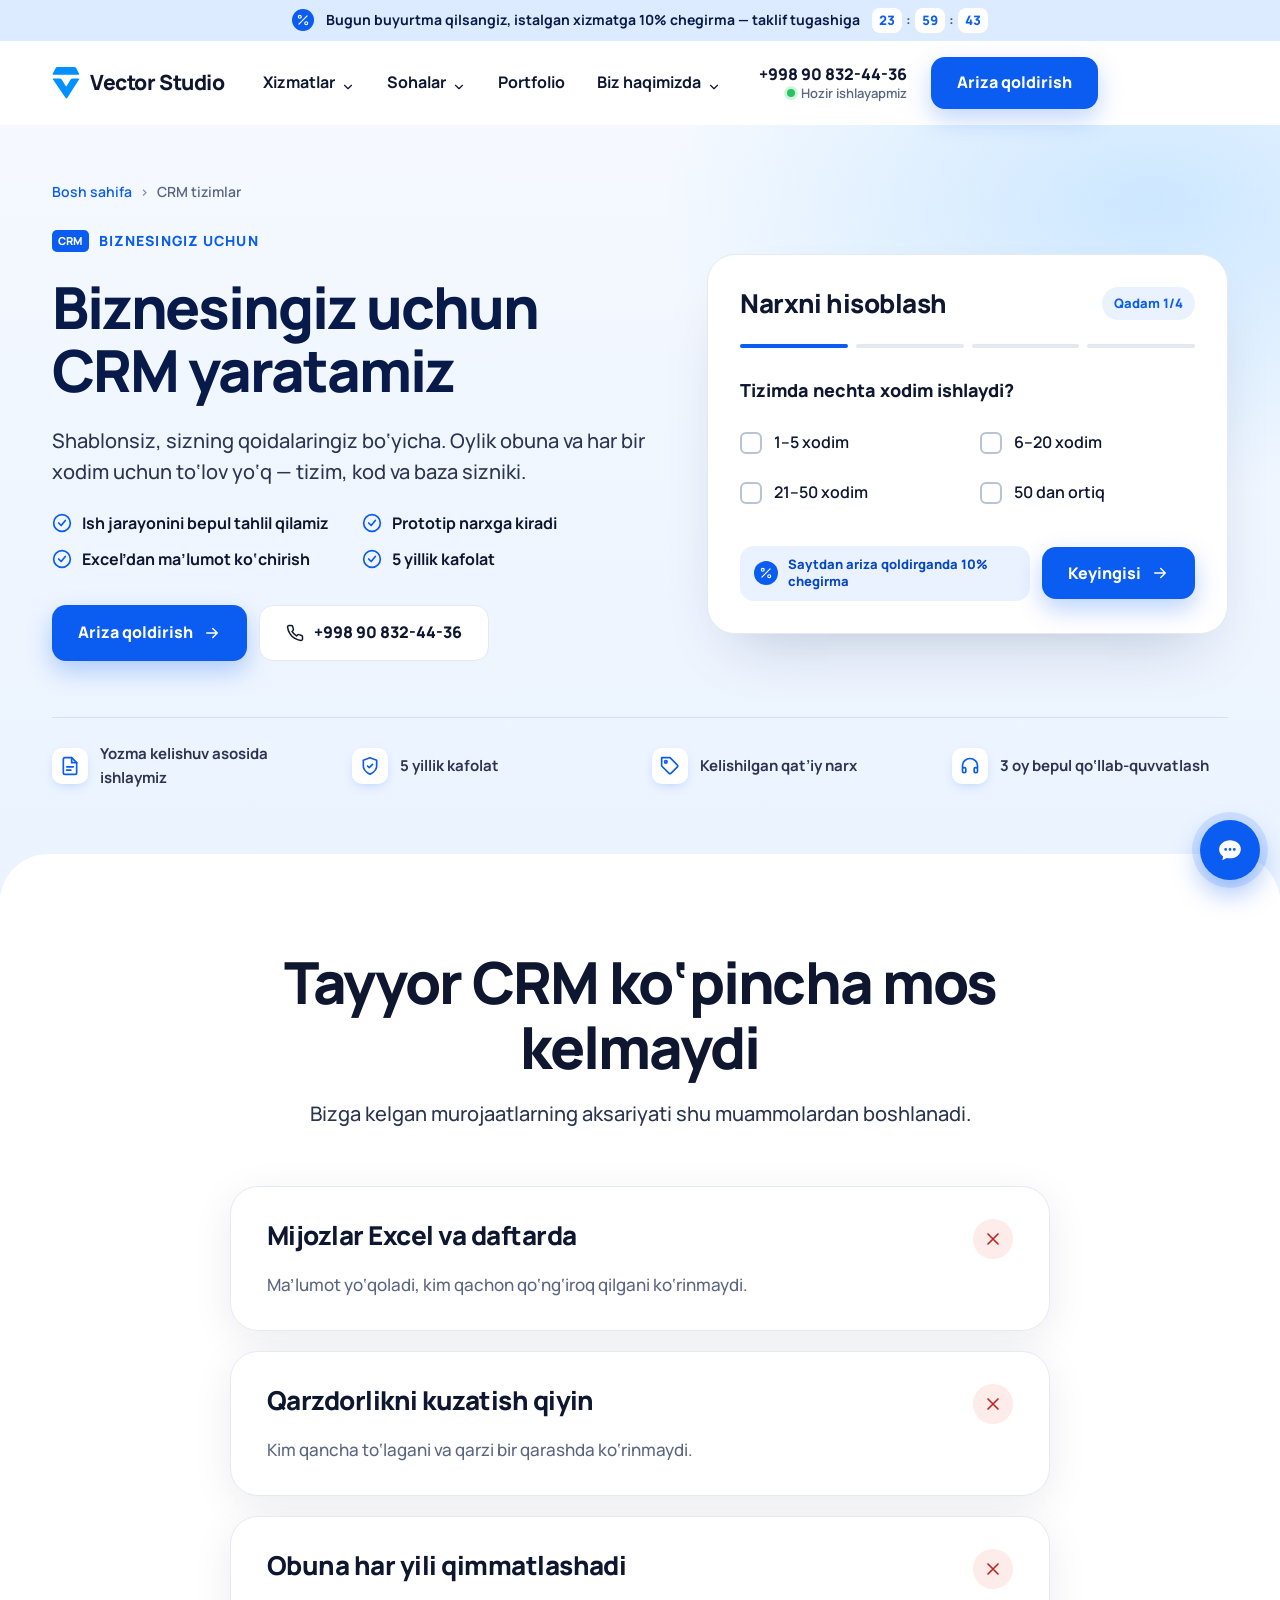
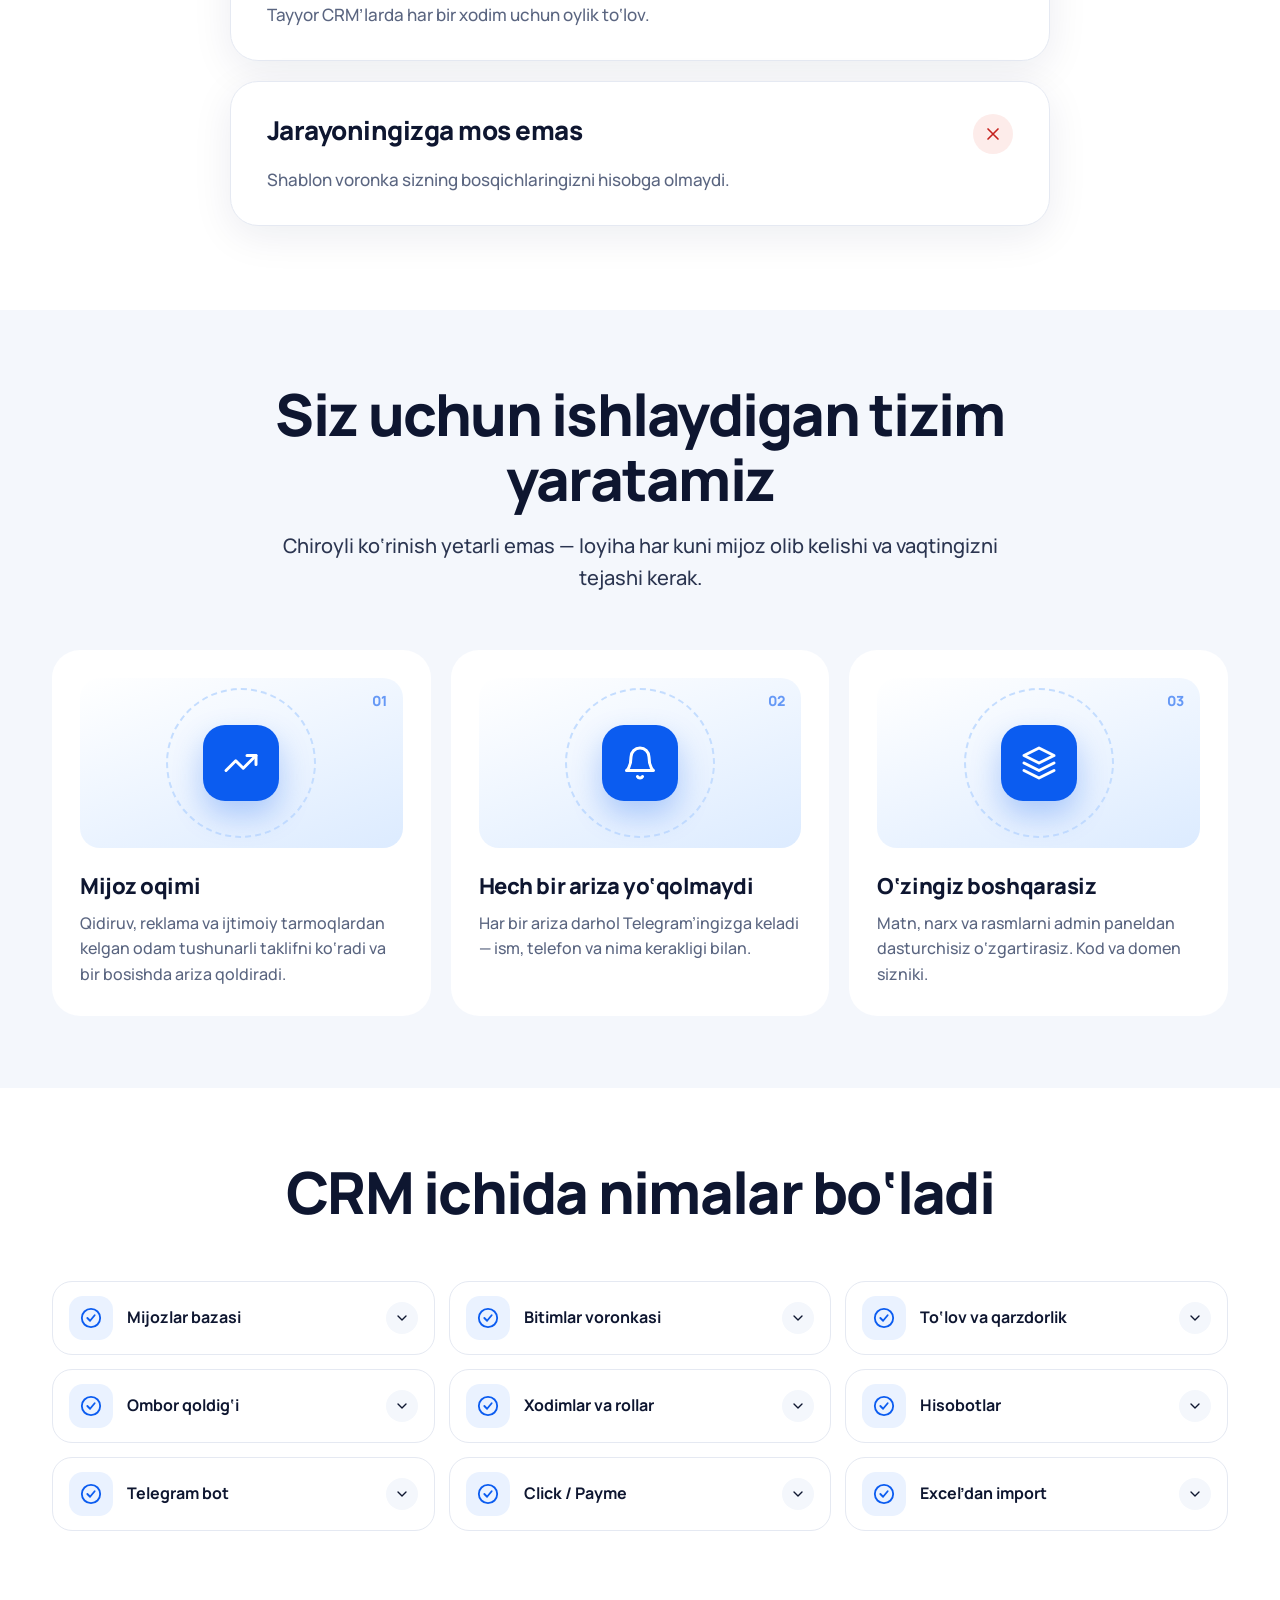
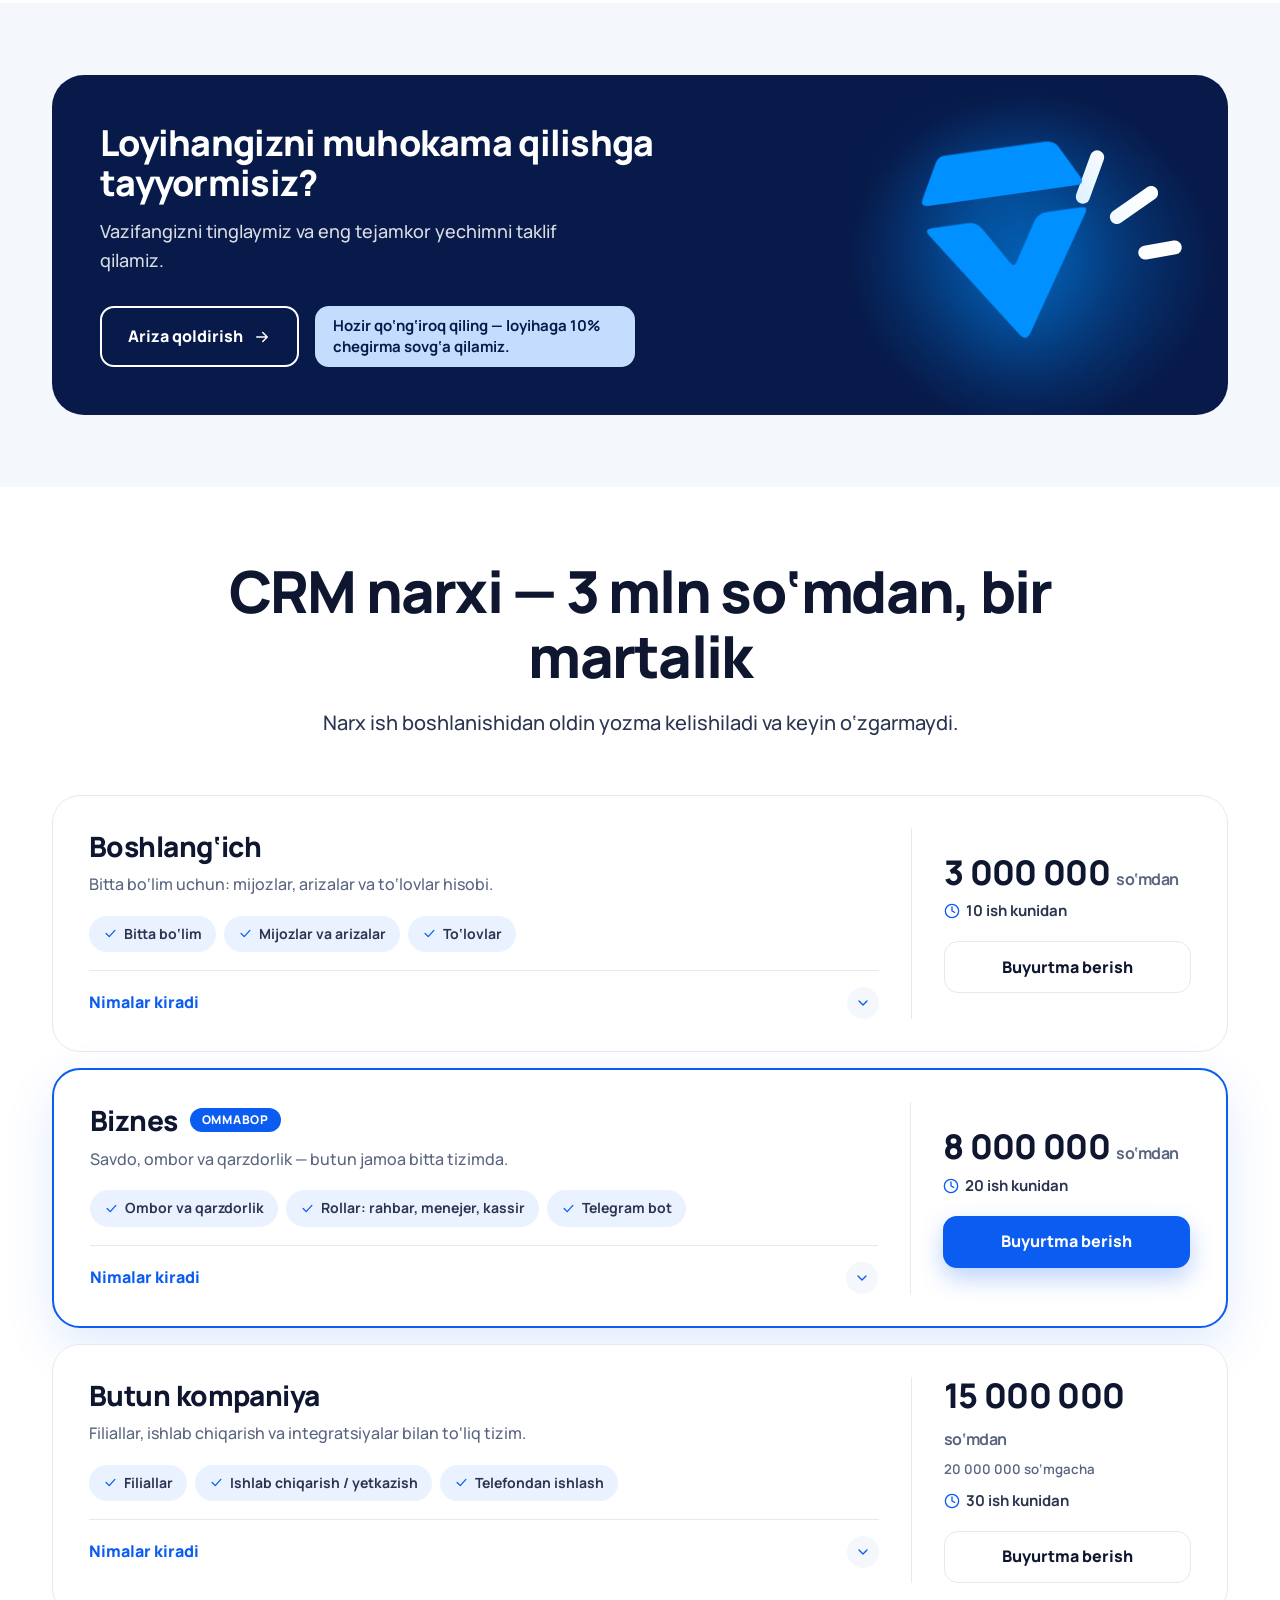
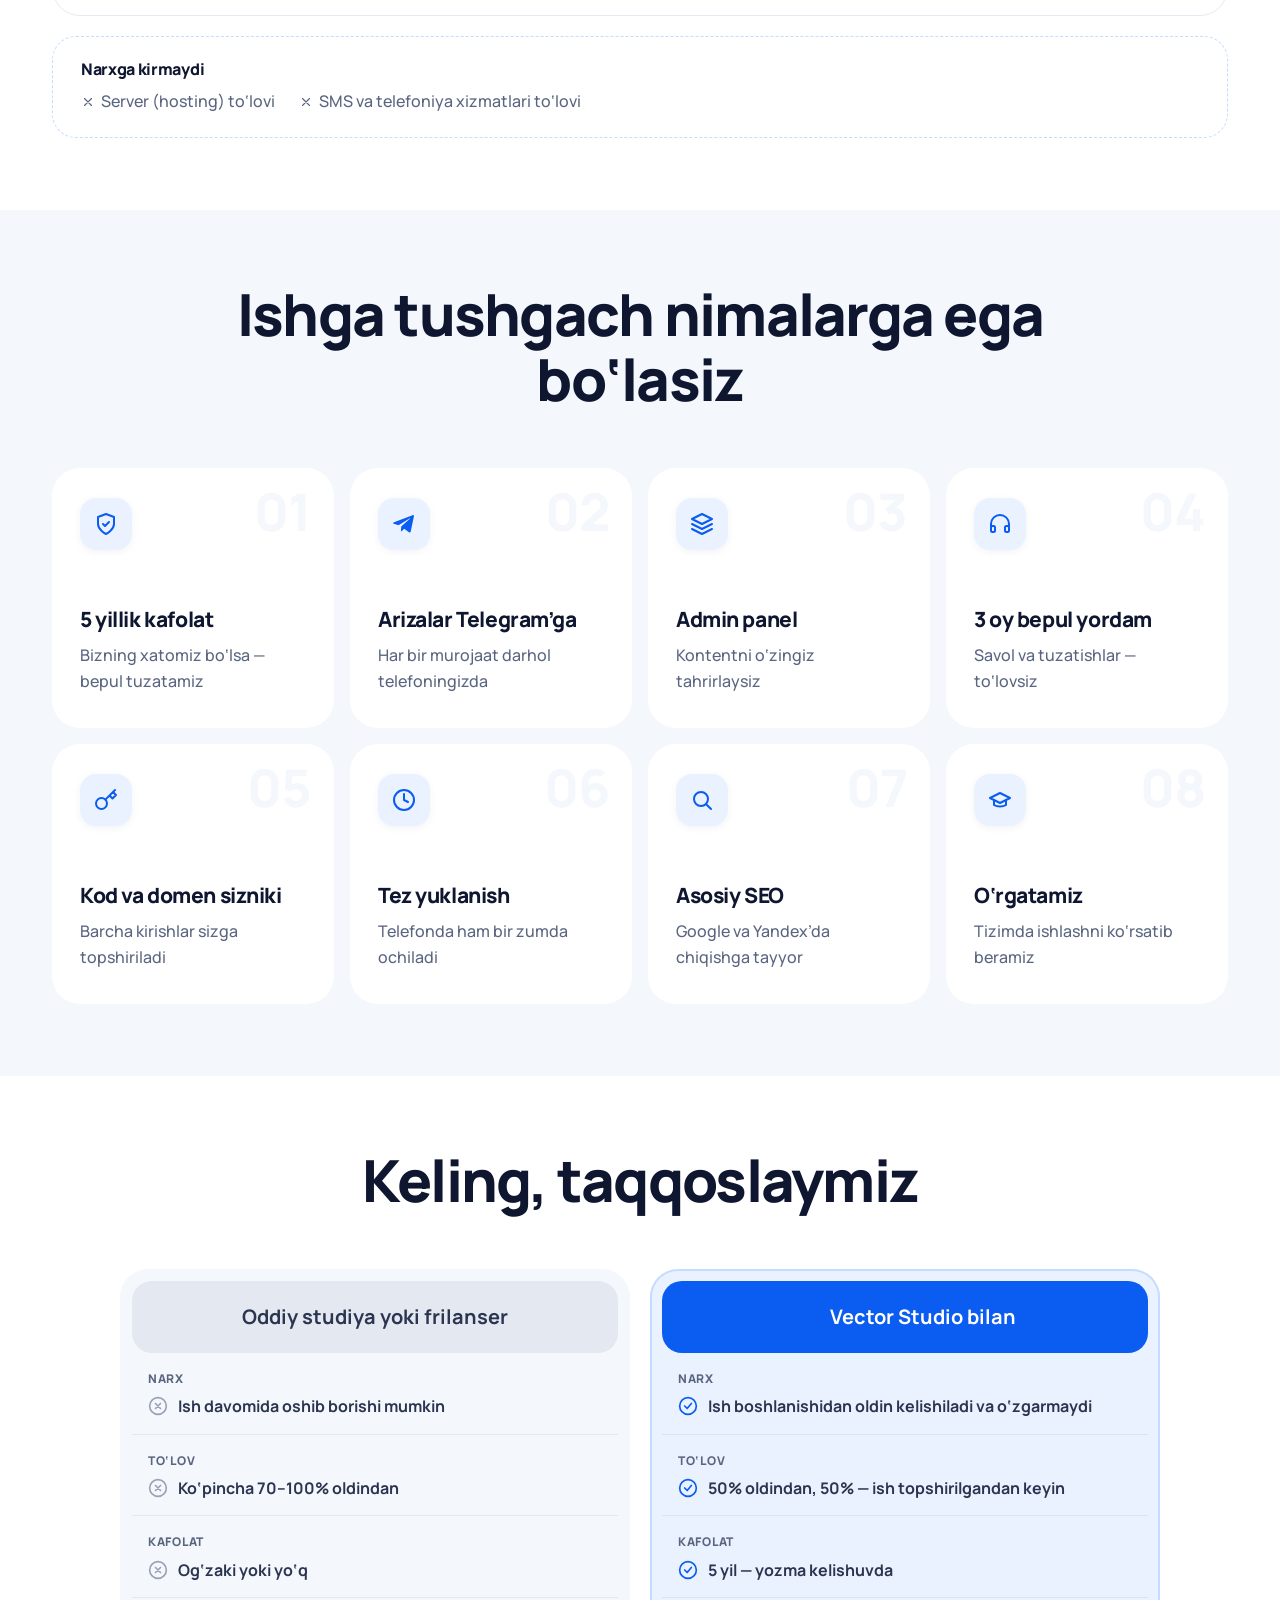
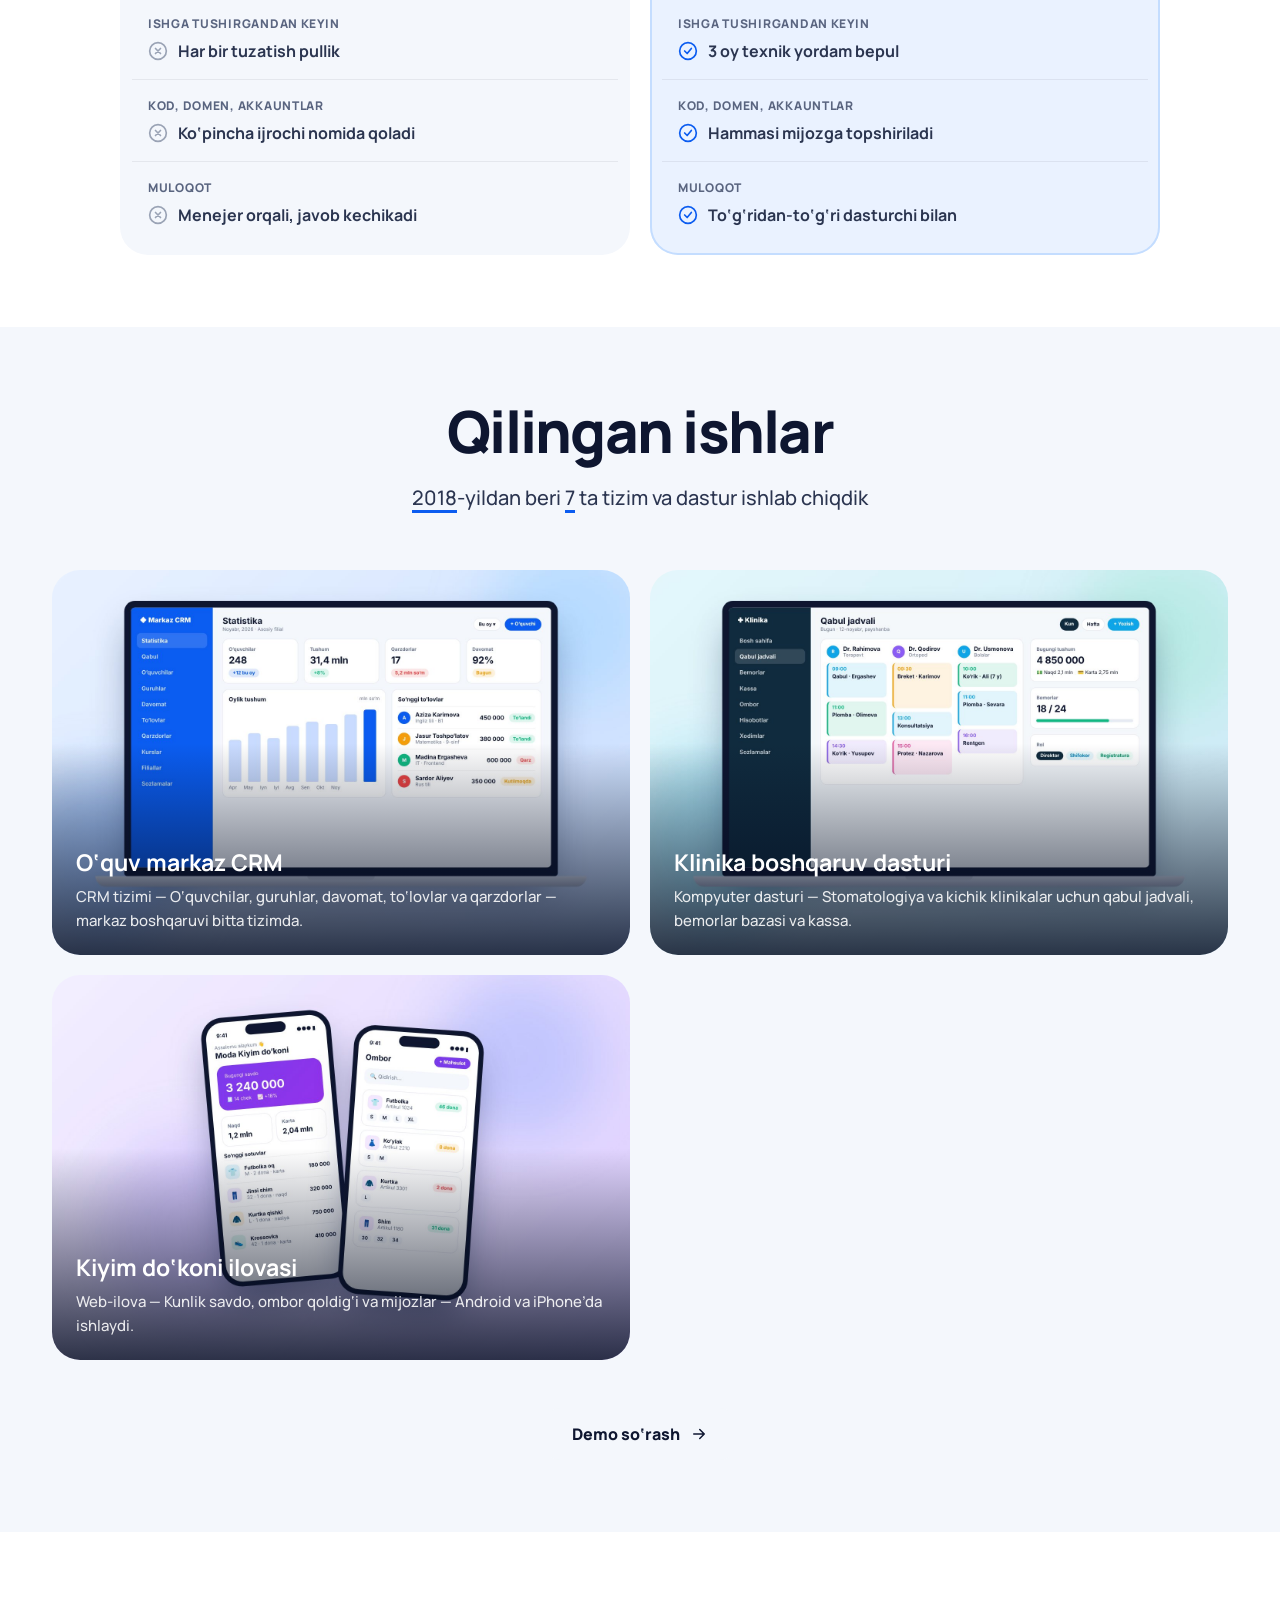
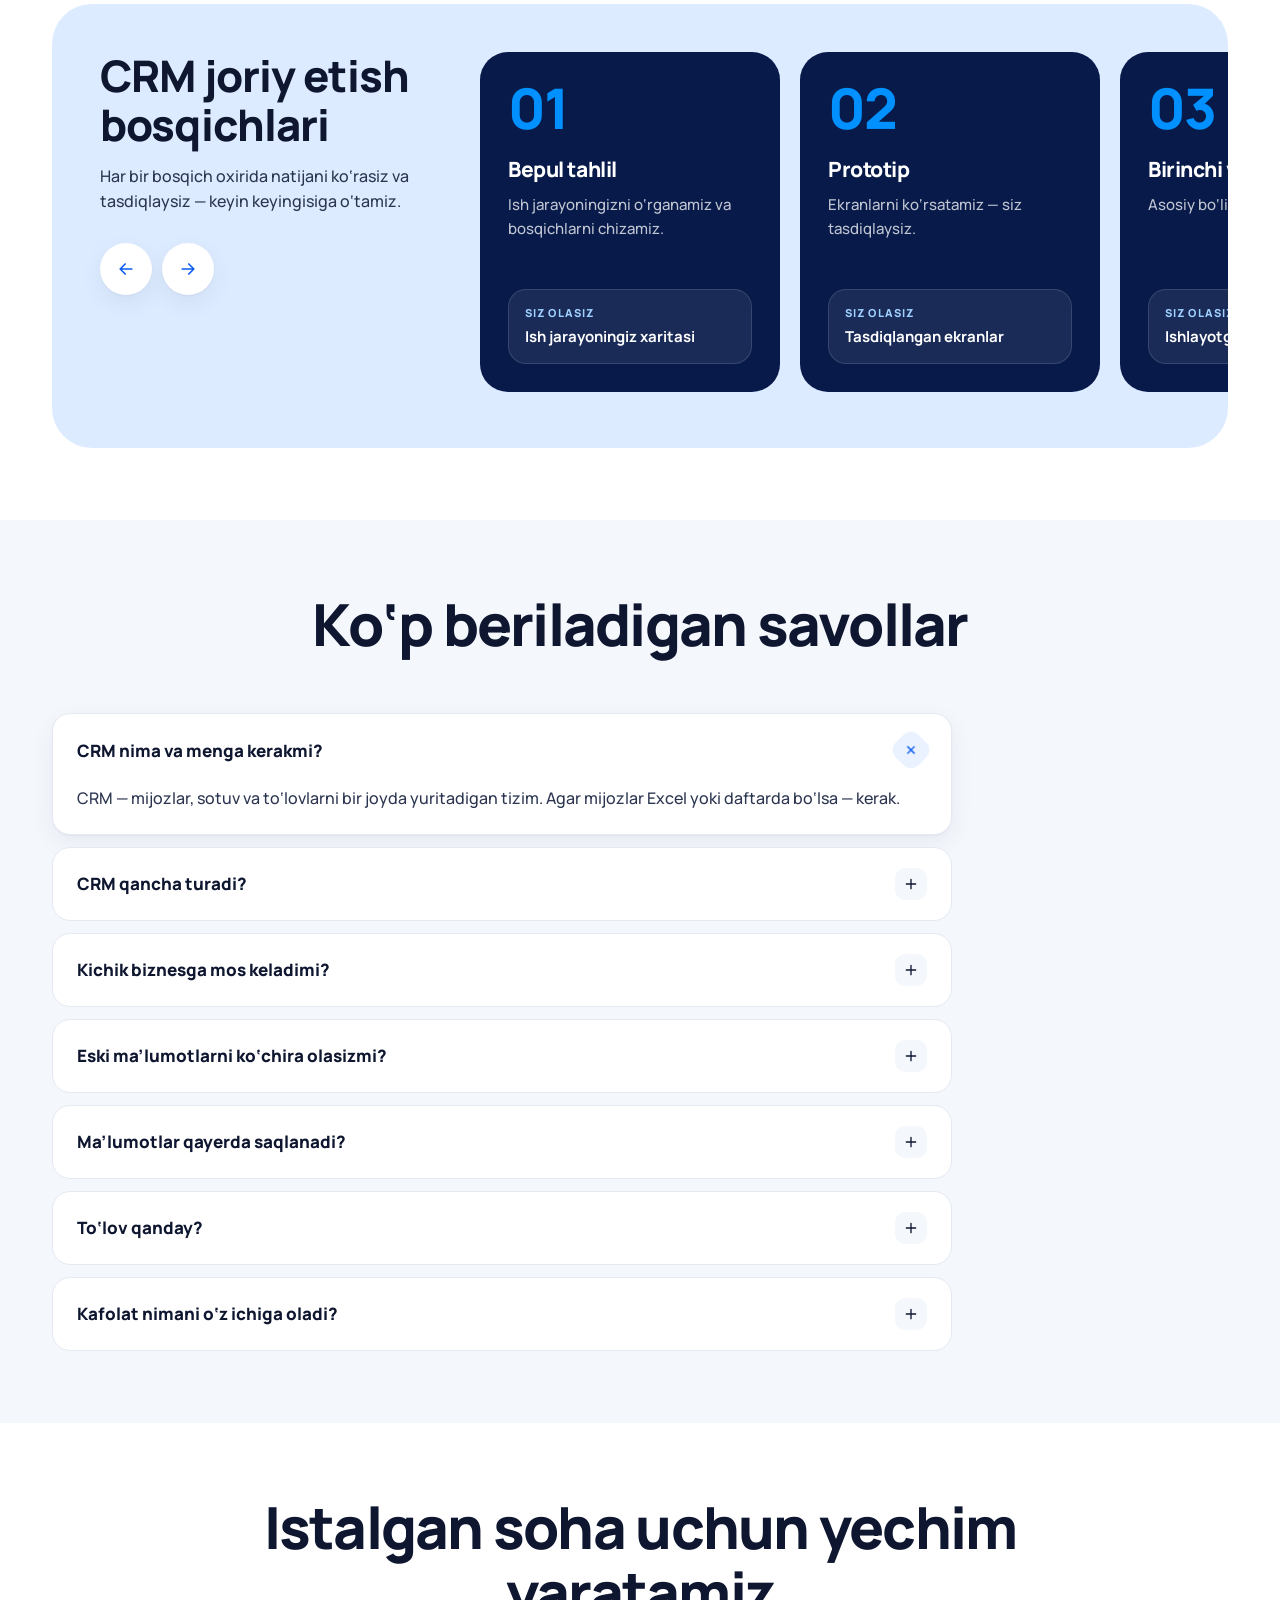
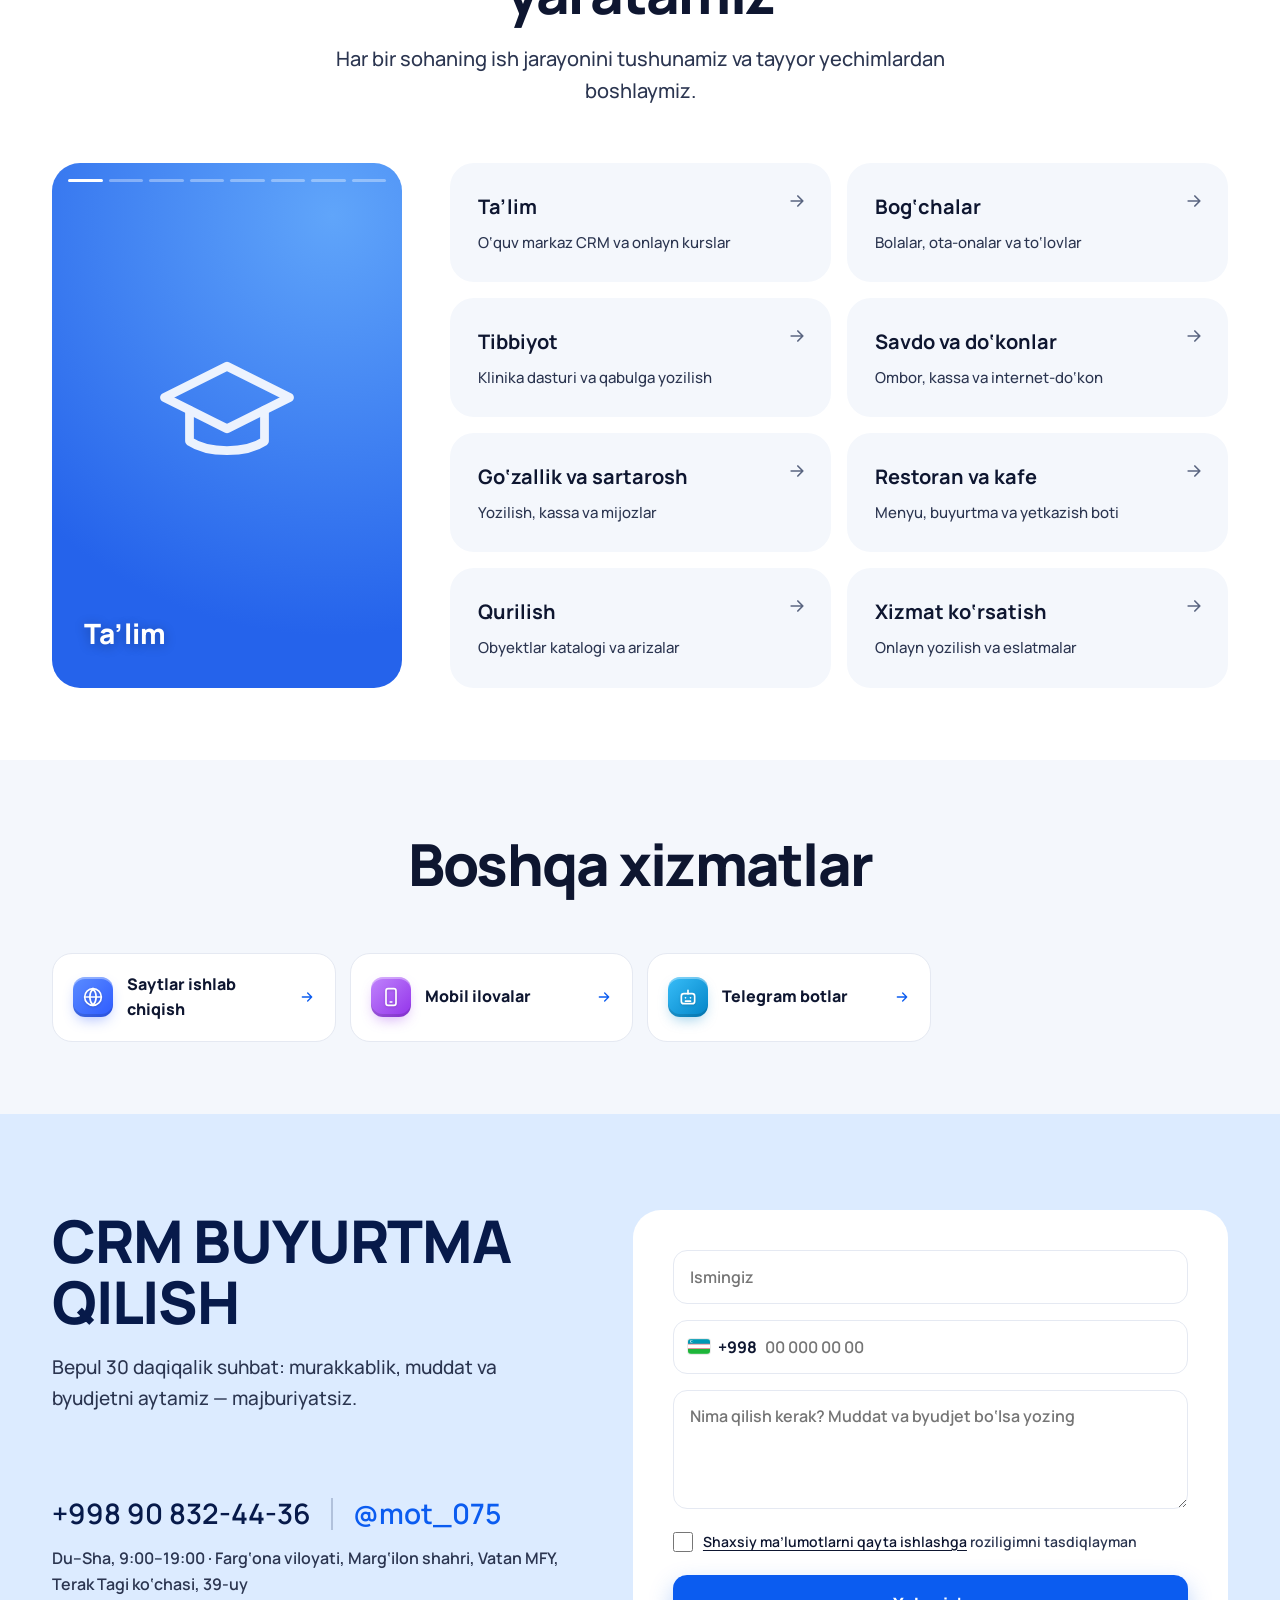
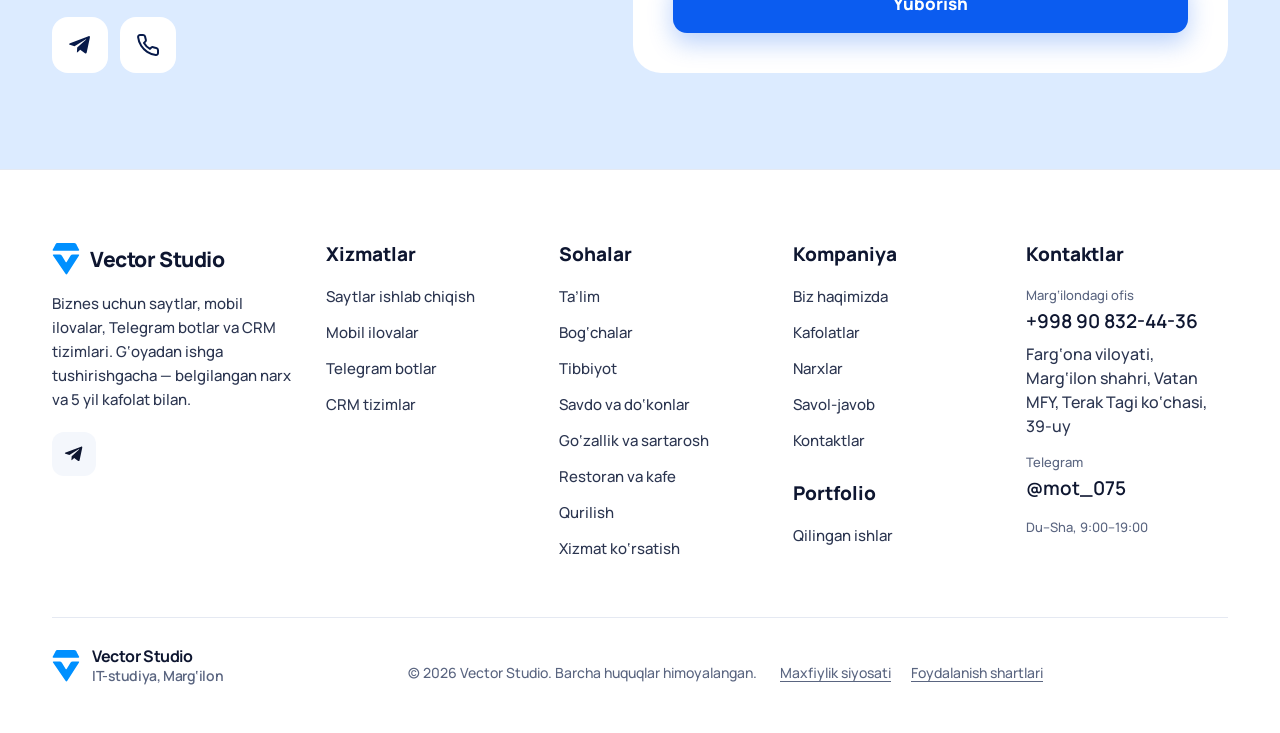
<file: crm.html>
<!doctype html>
<html lang="uz">
<head>
<meta charset="utf-8">
<meta name="viewport" content="width=device-width, initial-scale=1">
<title>CRM tizim yaratish — 3 mln so‘mdan | Vector Studio</title>
<meta name="description" content="Biznesingiz uchun CRM: mijozlar, to‘lovlar, ombor va xodimlar. Obuna to‘lovisiz, kod va baza sizniki.">
<meta name="google-site-verification" content="Itj4W6EsGZu4Aqds2MT6LfFgWljH-fBKxO7UjV5S8rw">
<meta name="theme-color" content="#0B5CF0">
<link rel="canonical" href="https://vectorstudiya.uz/crm.html">
<meta property="og:type" content="website">
<meta property="og:locale" content="uz_UZ">
<meta property="og:site_name" content="Vector Studio">
<meta property="og:title" content="CRM tizim yaratish — 3 mln so‘mdan | Vector Studio">
<meta property="og:description" content="Biznesingiz uchun CRM: mijozlar, to‘lovlar, ombor va xodimlar. Obuna to‘lovisiz, kod va baza sizniki.">
<meta property="og:url" content="https://vectorstudiya.uz/crm.html">
<link rel="icon" href="data:image/svg+xml,<svg xmlns='http://www.w3.org/2000/svg' viewBox='0 0 340 400'><path fill='%230090FF' d='M62 5H268Q286 5 294 20L328 84Q336 100 318 100H20Q2 100 10 84L44 20Q52 5 62 5Z'/><path fill='%230090FF' d='M20 145H92Q110 145 120 161L166 236Q172 245 178 236L224 161Q234 145 252 145H322Q336 145 328 158L186 380Q175 396 164 380L12 158Q4 145 20 145Z'/></svg>">

<link rel="preconnect" href="https://fonts.googleapis.com">
<link rel="preconnect" href="https://fonts.gstatic.com" crossorigin>
<link href="https://fonts.googleapis.com/css2?family=Manrope:wght@500;600;700;800&display=swap" rel="stylesheet">
<link rel="stylesheet" href="assets/vector.css?v=20261120e">
</head>
<body data-page="crm">
<noscript><p style="padding:24px;font-family:sans-serif">Saytni ko‘rish uchun JavaScript’ni yoqing. Bog‘lanish: +998 90 832-44-36, Telegram @mot_075</p></noscript>
<!-- Matnlar va ma’lumotlar: assets/config.js · O‘rnatish qo‘llanmasi: README.txt -->
<script src="assets/config.js?v=20261120e"></script>
<script src="assets/app.js?v=20261120e"></script>
</body>
</html>
</file>
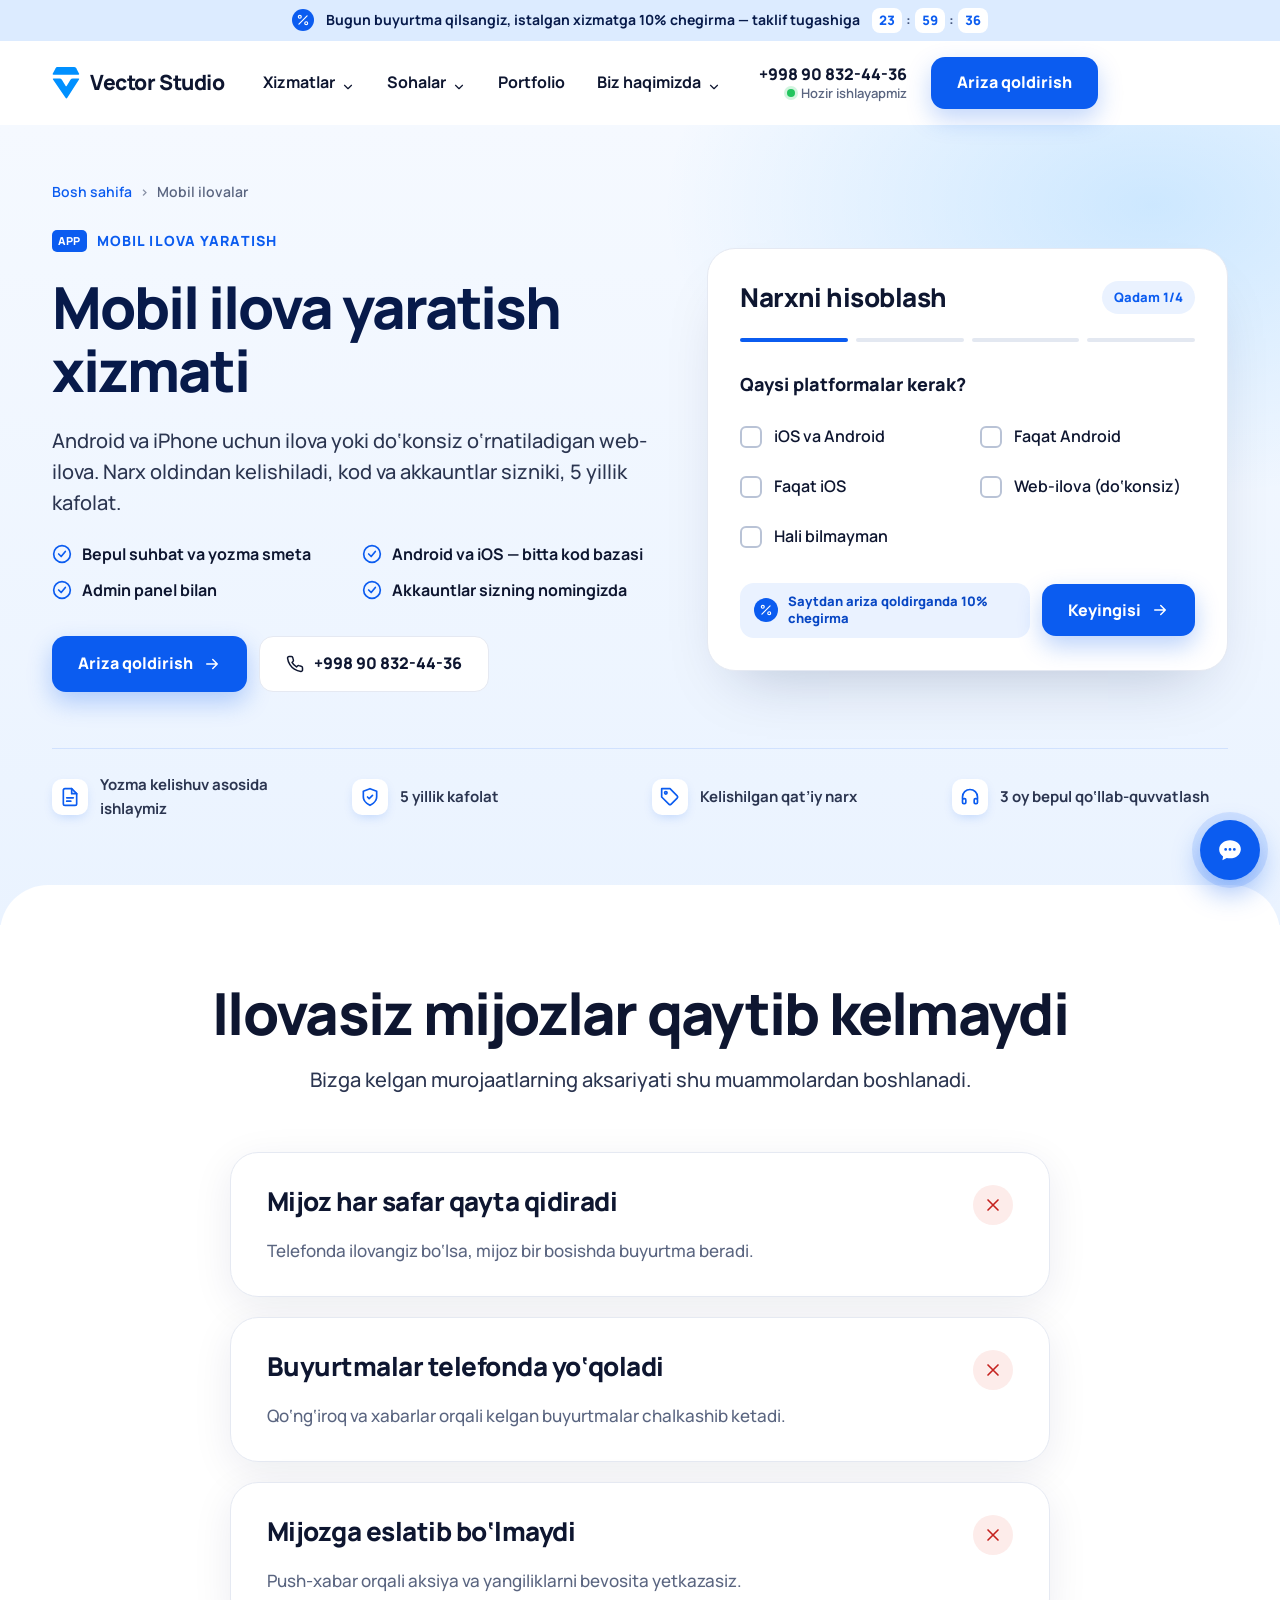
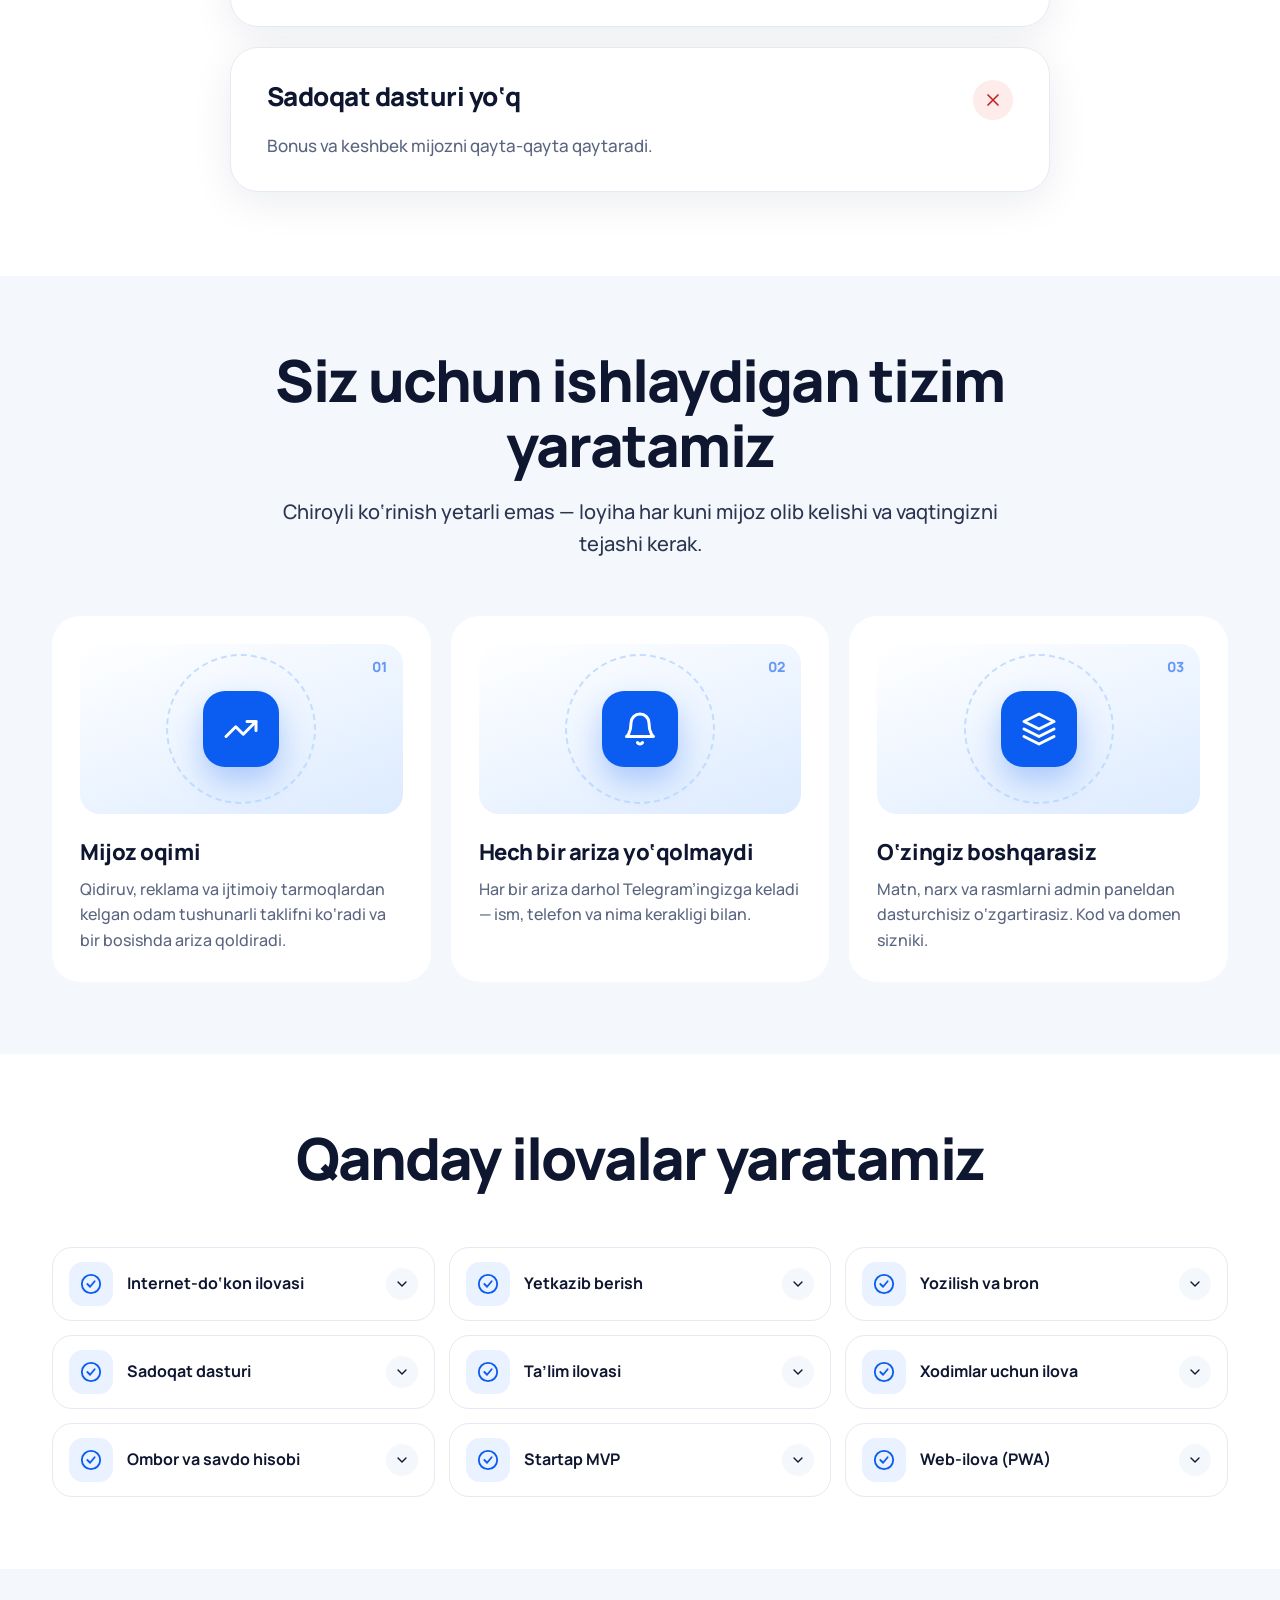
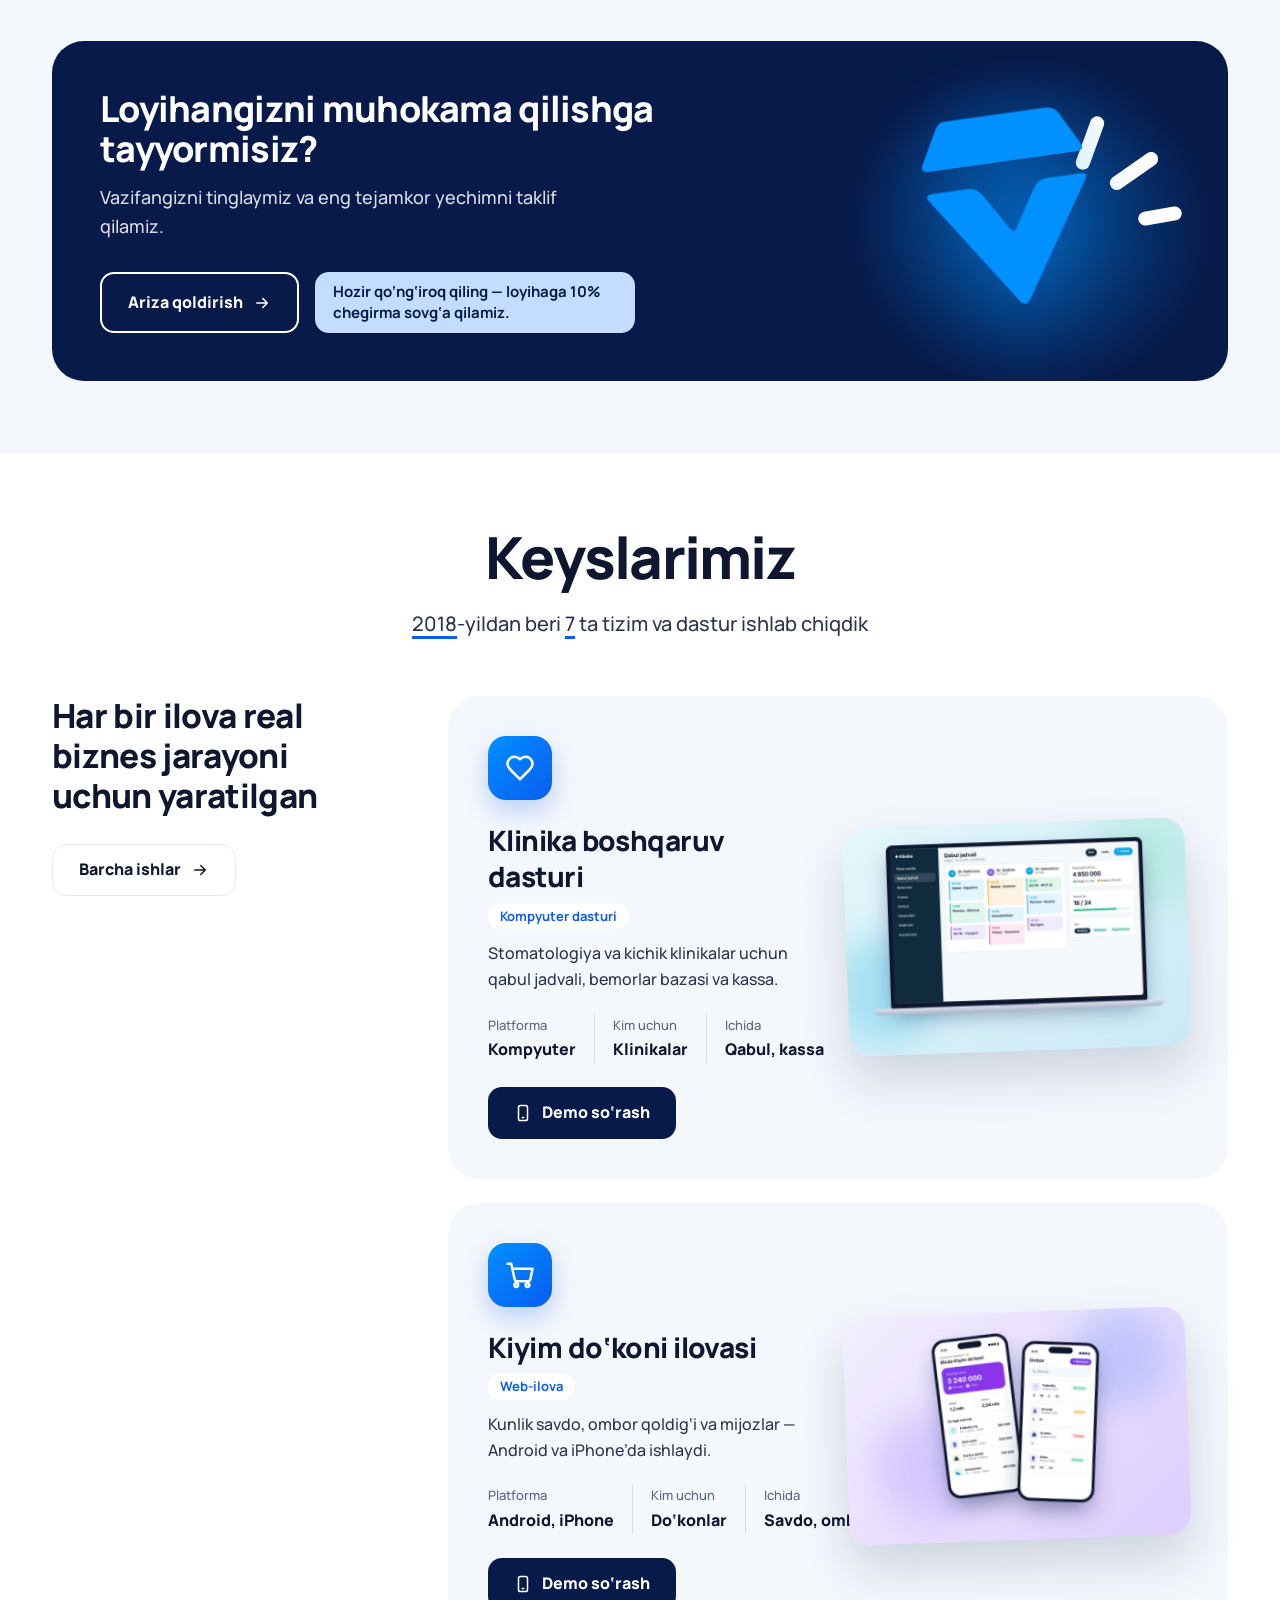
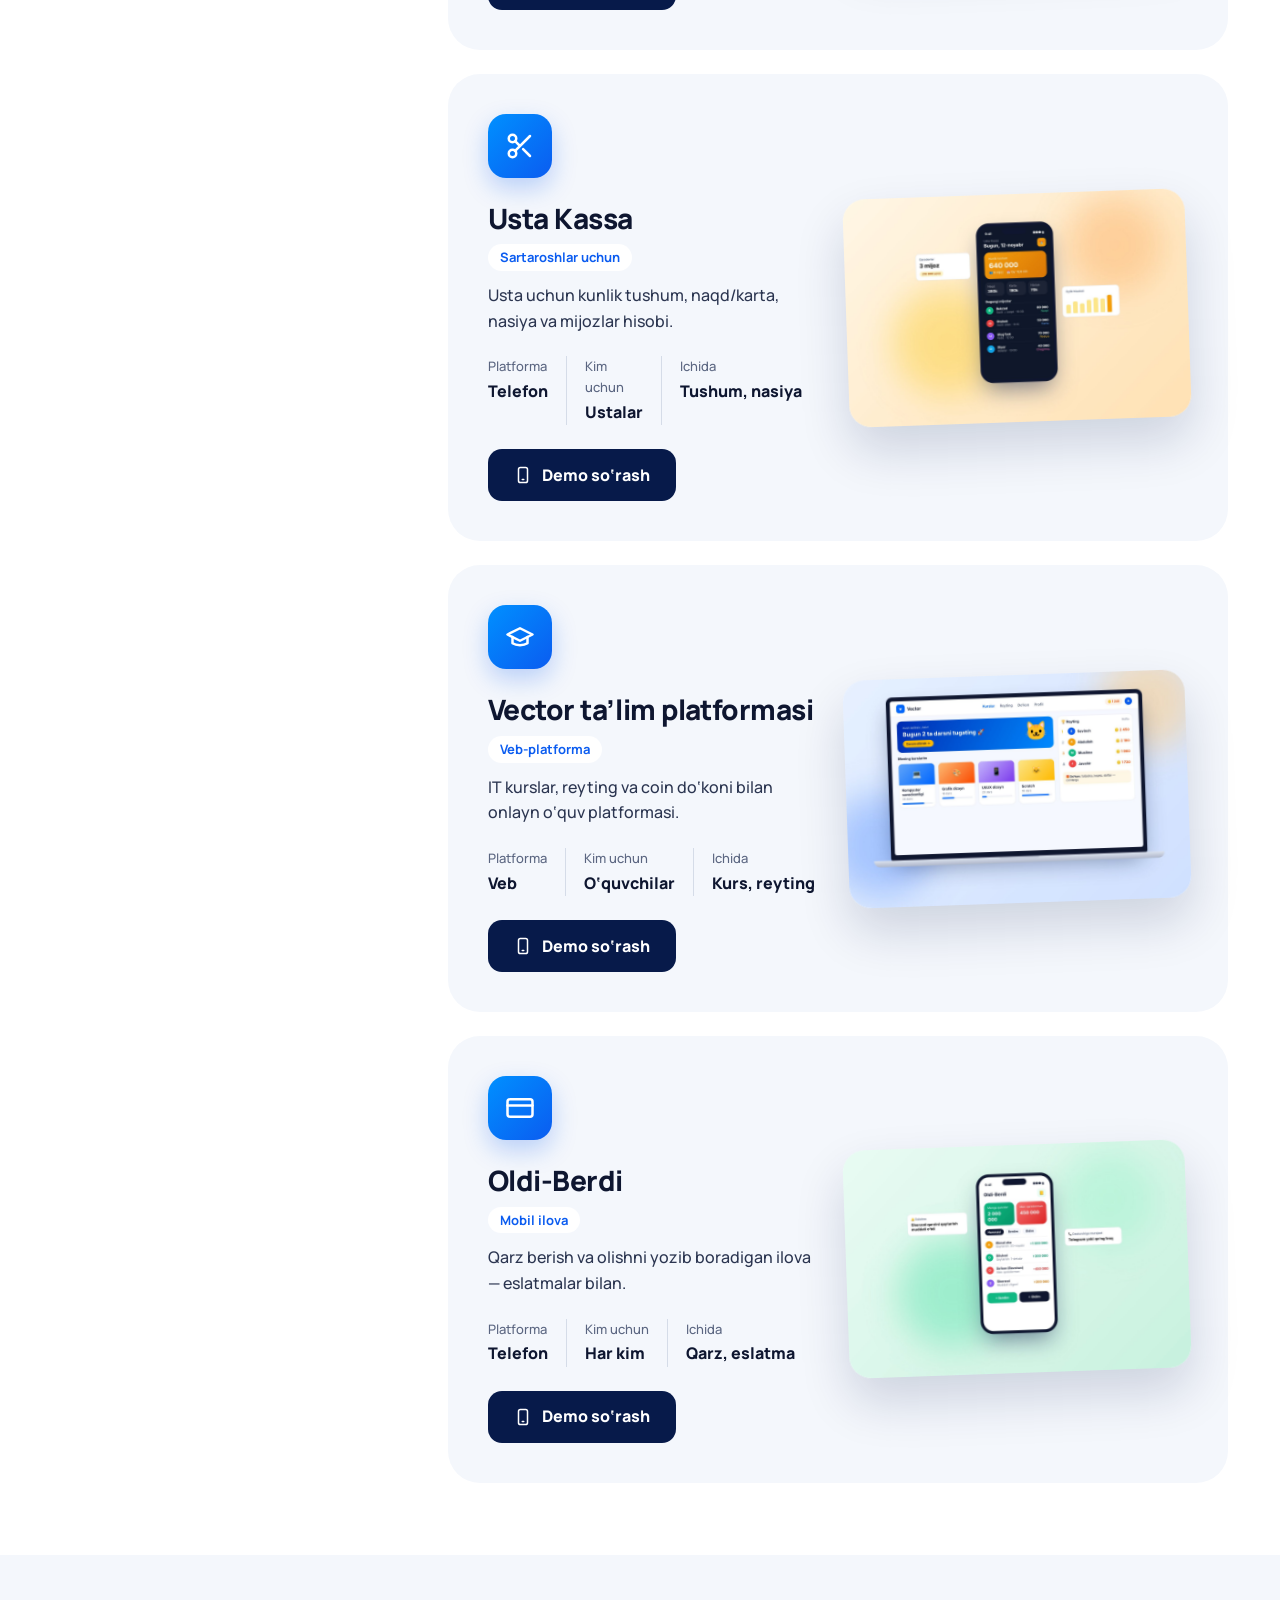
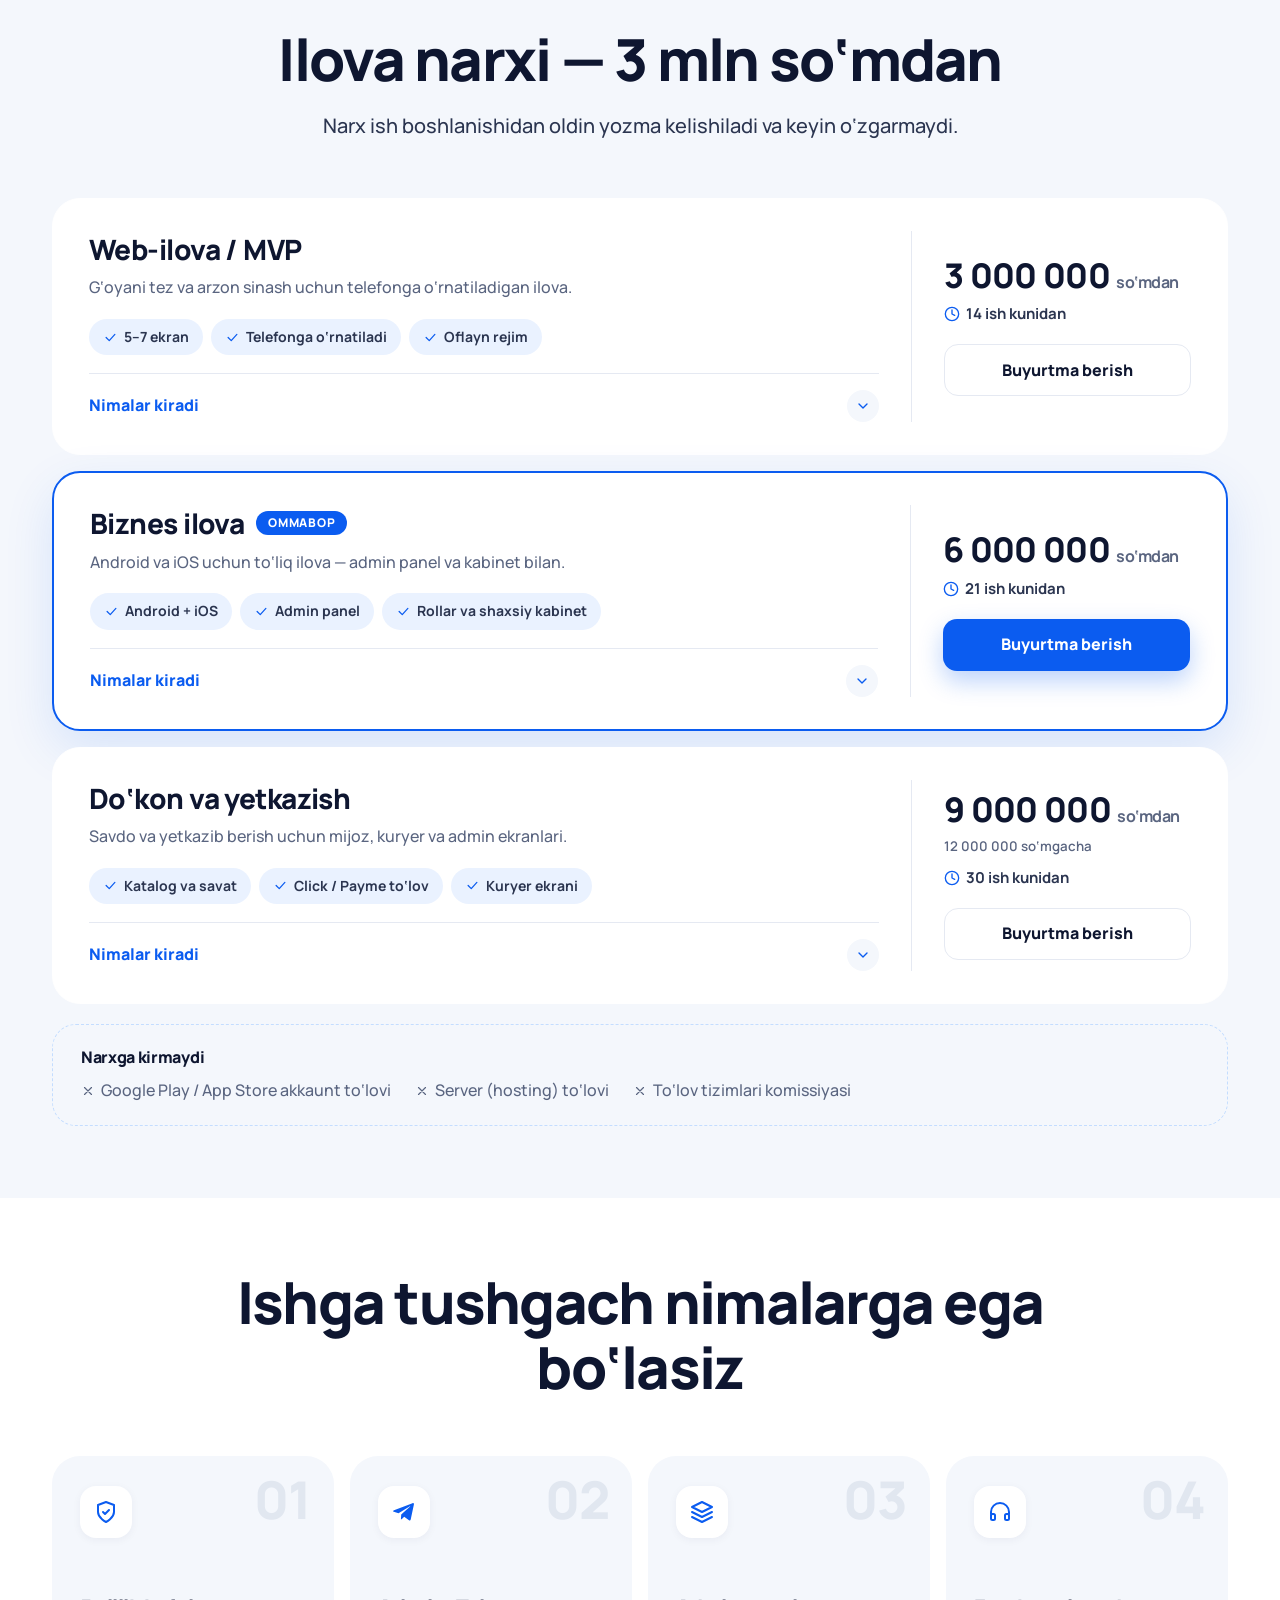
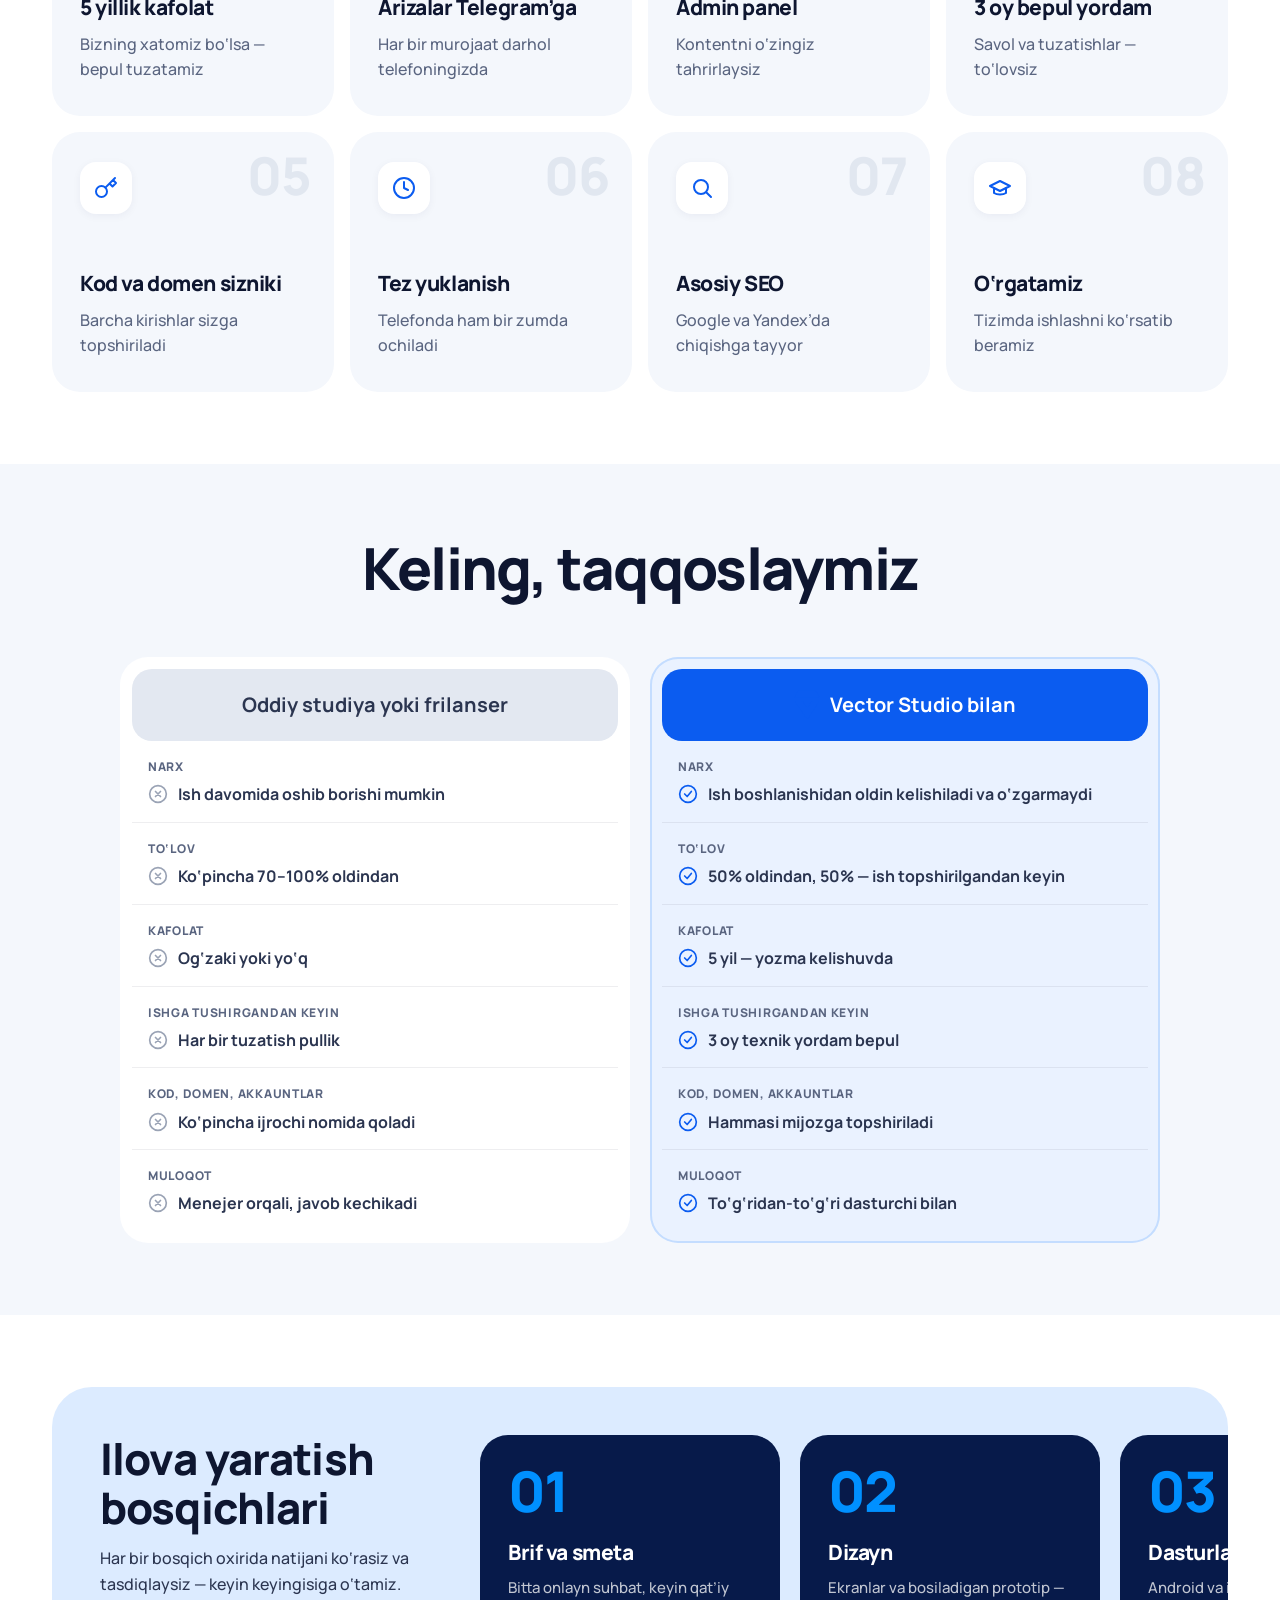
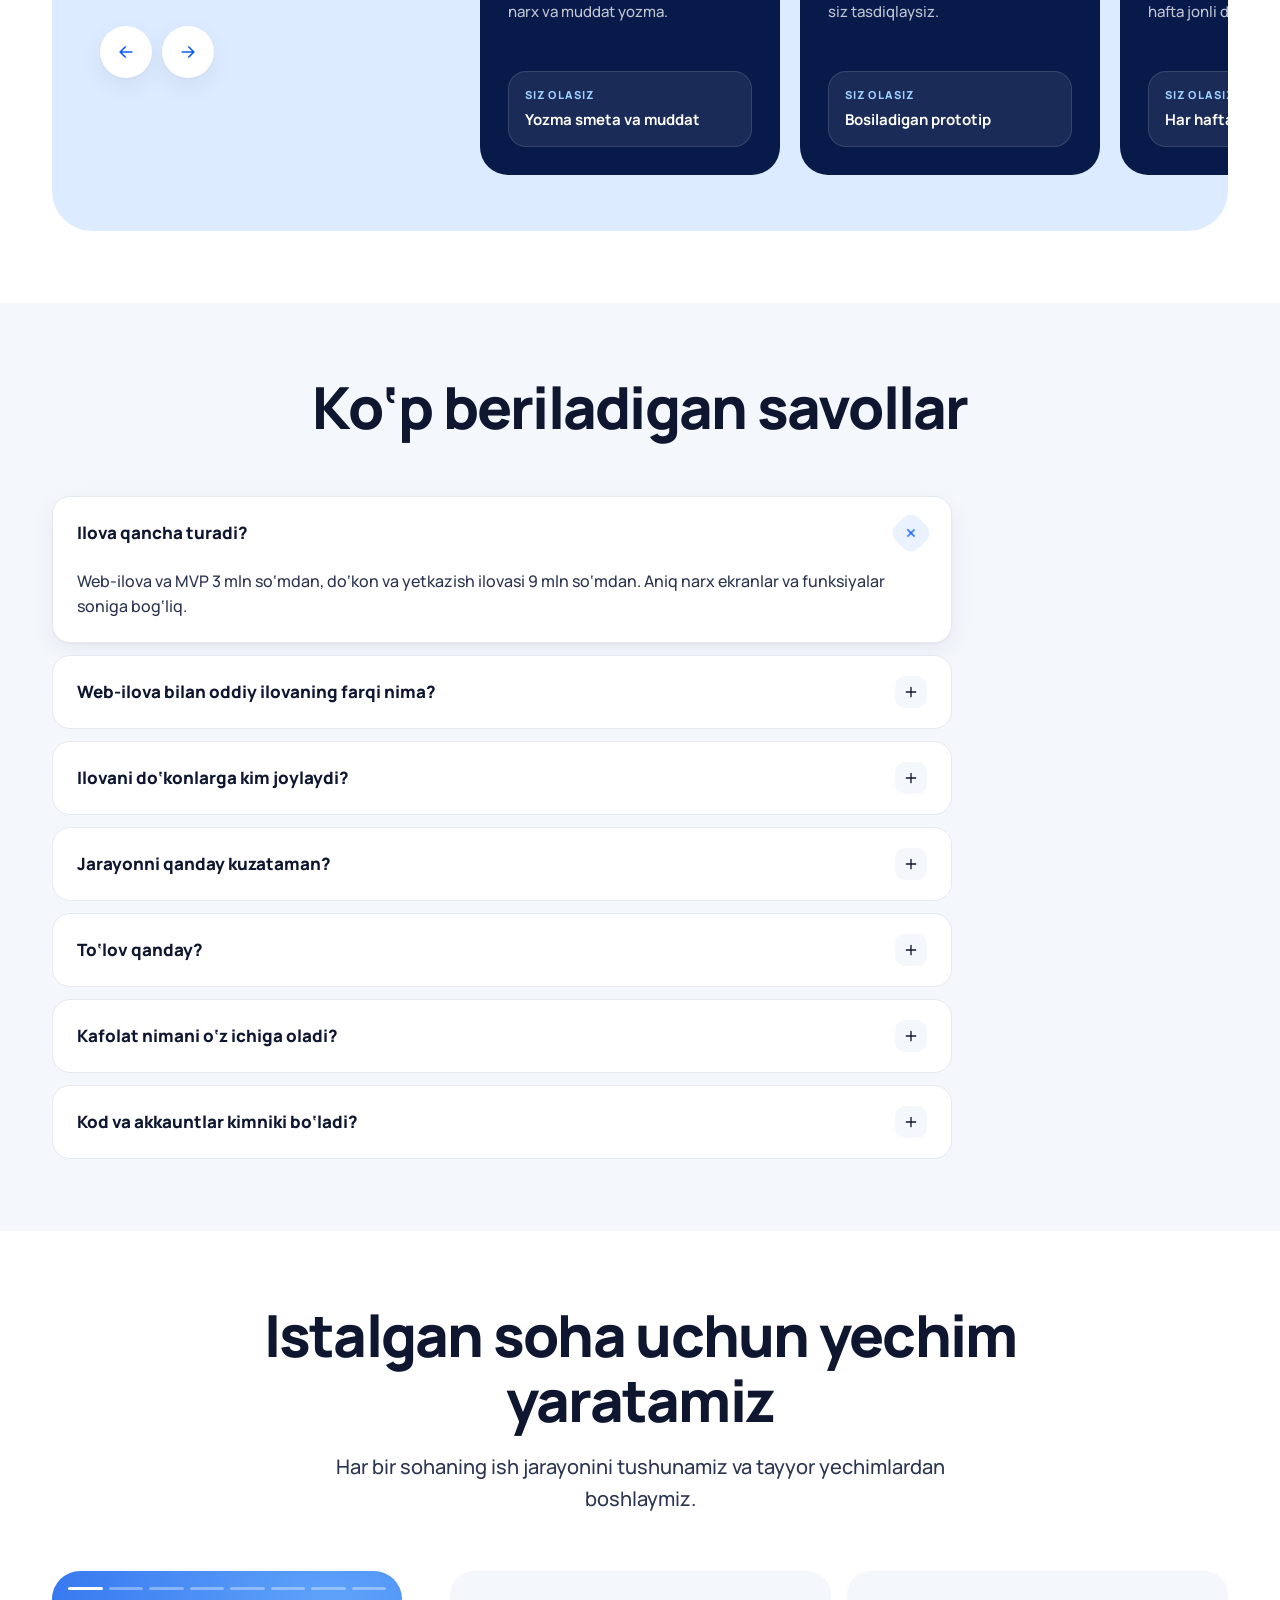
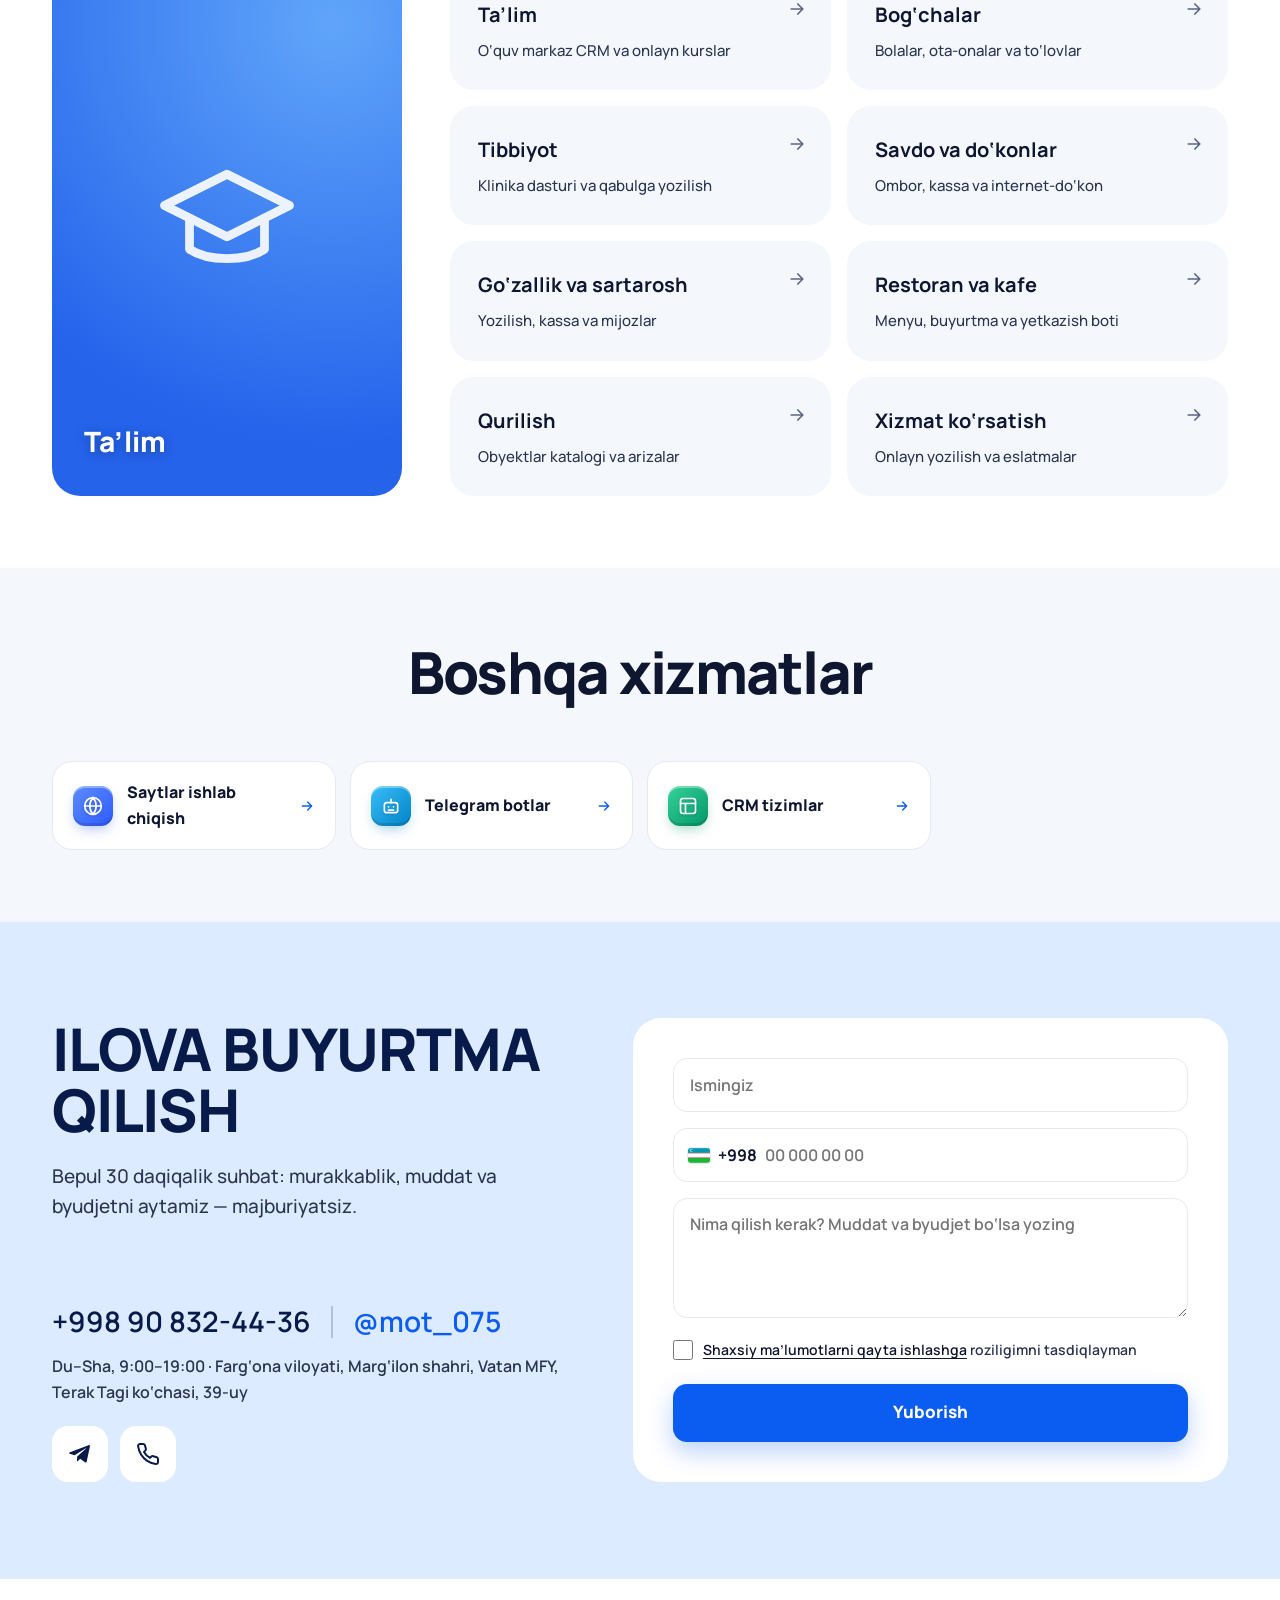
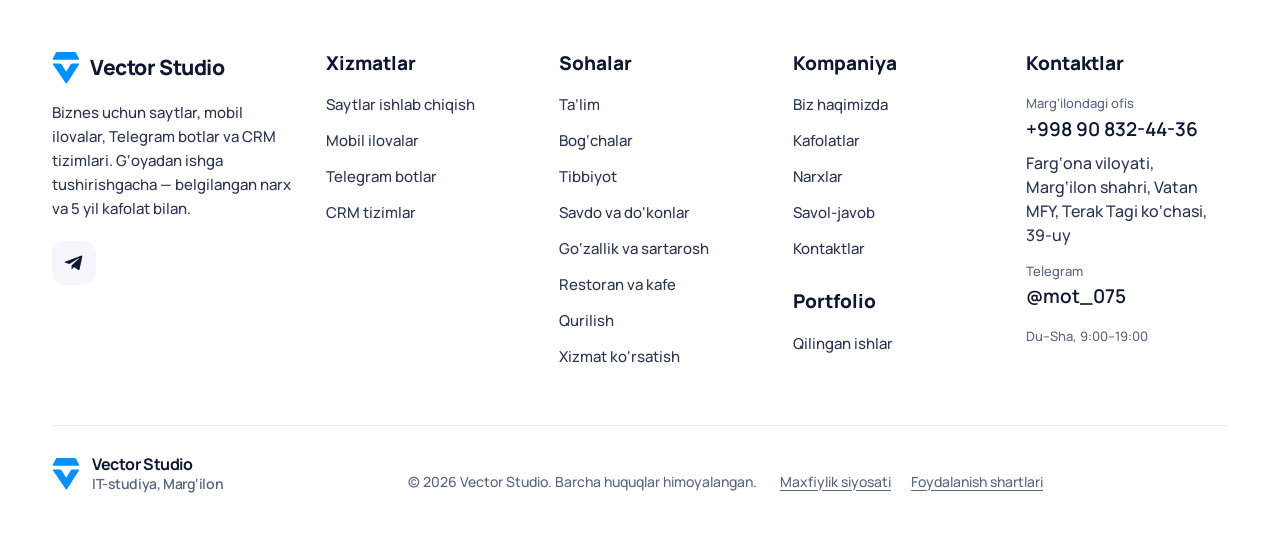
<file: ilova.html>
<!doctype html>
<html lang="uz">
<head>
<meta charset="utf-8">
<meta name="viewport" content="width=device-width, initial-scale=1">
<title>Mobil ilova yaratish — 3 mln so‘mdan | Vector Studio</title>
<meta name="description" content="Android va iOS uchun mobil ilova yoki web-ilova. Admin panel, push-bildirishnomalar, kod va akkauntlar sizniki.">
<meta name="google-site-verification" content="Itj4W6EsGZu4Aqds2MT6LfFgWljH-fBKxO7UjV5S8rw">
<meta name="theme-color" content="#0B5CF0">
<link rel="canonical" href="https://vectorstudiya.uz/ilova.html">
<meta property="og:type" content="website">
<meta property="og:locale" content="uz_UZ">
<meta property="og:site_name" content="Vector Studio">
<meta property="og:title" content="Mobil ilova yaratish — 3 mln so‘mdan | Vector Studio">
<meta property="og:description" content="Android va iOS uchun mobil ilova yoki web-ilova. Admin panel, push-bildirishnomalar, kod va akkauntlar sizniki.">
<meta property="og:url" content="https://vectorstudiya.uz/ilova.html">
<link rel="icon" href="data:image/svg+xml,<svg xmlns='http://www.w3.org/2000/svg' viewBox='0 0 340 400'><path fill='%230090FF' d='M62 5H268Q286 5 294 20L328 84Q336 100 318 100H20Q2 100 10 84L44 20Q52 5 62 5Z'/><path fill='%230090FF' d='M20 145H92Q110 145 120 161L166 236Q172 245 178 236L224 161Q234 145 252 145H322Q336 145 328 158L186 380Q175 396 164 380L12 158Q4 145 20 145Z'/></svg>">

<link rel="preconnect" href="https://fonts.googleapis.com">
<link rel="preconnect" href="https://fonts.gstatic.com" crossorigin>
<link href="https://fonts.googleapis.com/css2?family=Manrope:wght@500;600;700;800&display=swap" rel="stylesheet">
<link rel="stylesheet" href="assets/vector.css?v=20261120e">
</head>
<body data-page="ilova">
<noscript><p style="padding:24px;font-family:sans-serif">Saytni ko‘rish uchun JavaScript’ni yoqing. Bog‘lanish: +998 90 832-44-36, Telegram @mot_075</p></noscript>
<!-- Matnlar va ma’lumotlar: assets/config.js · O‘rnatish qo‘llanmasi: README.txt -->
<script src="assets/config.js?v=20261120e"></script>
<script src="assets/app.js?v=20261120e"></script>
</body>
</html>
</file>
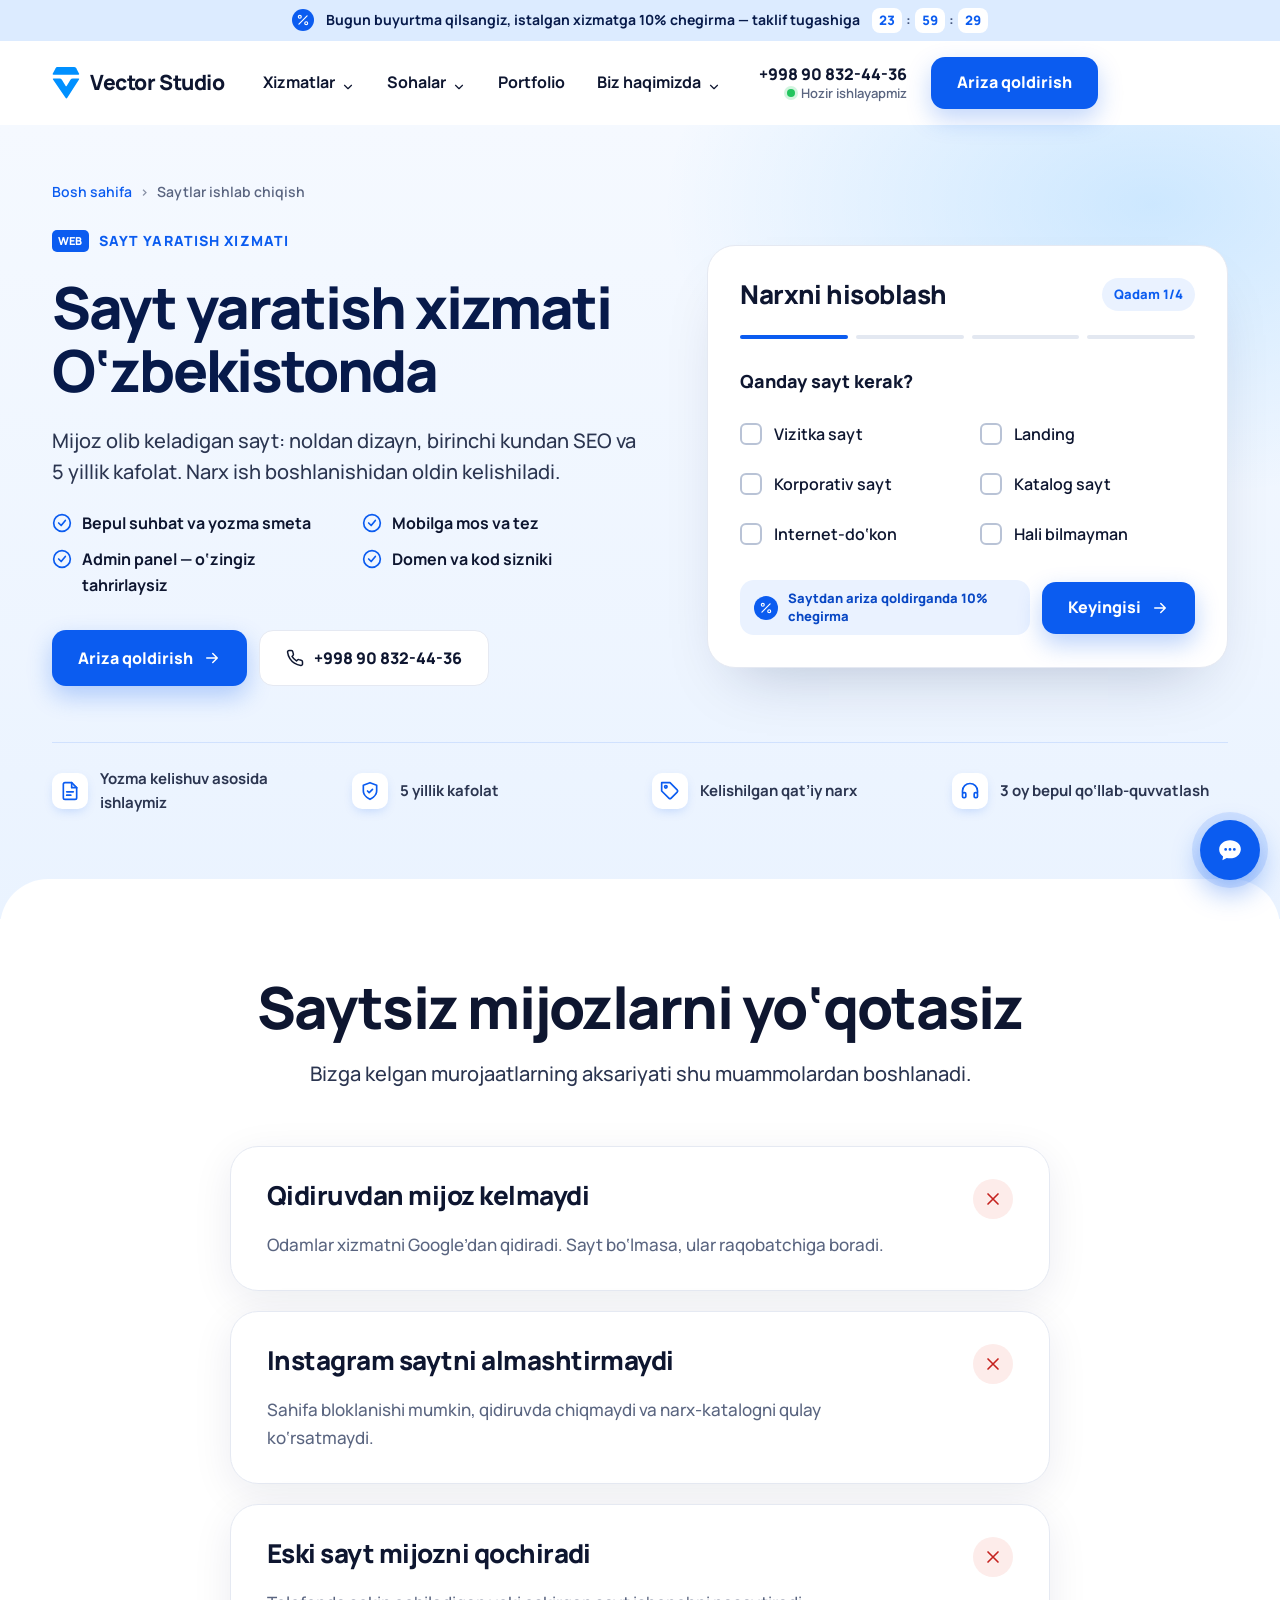
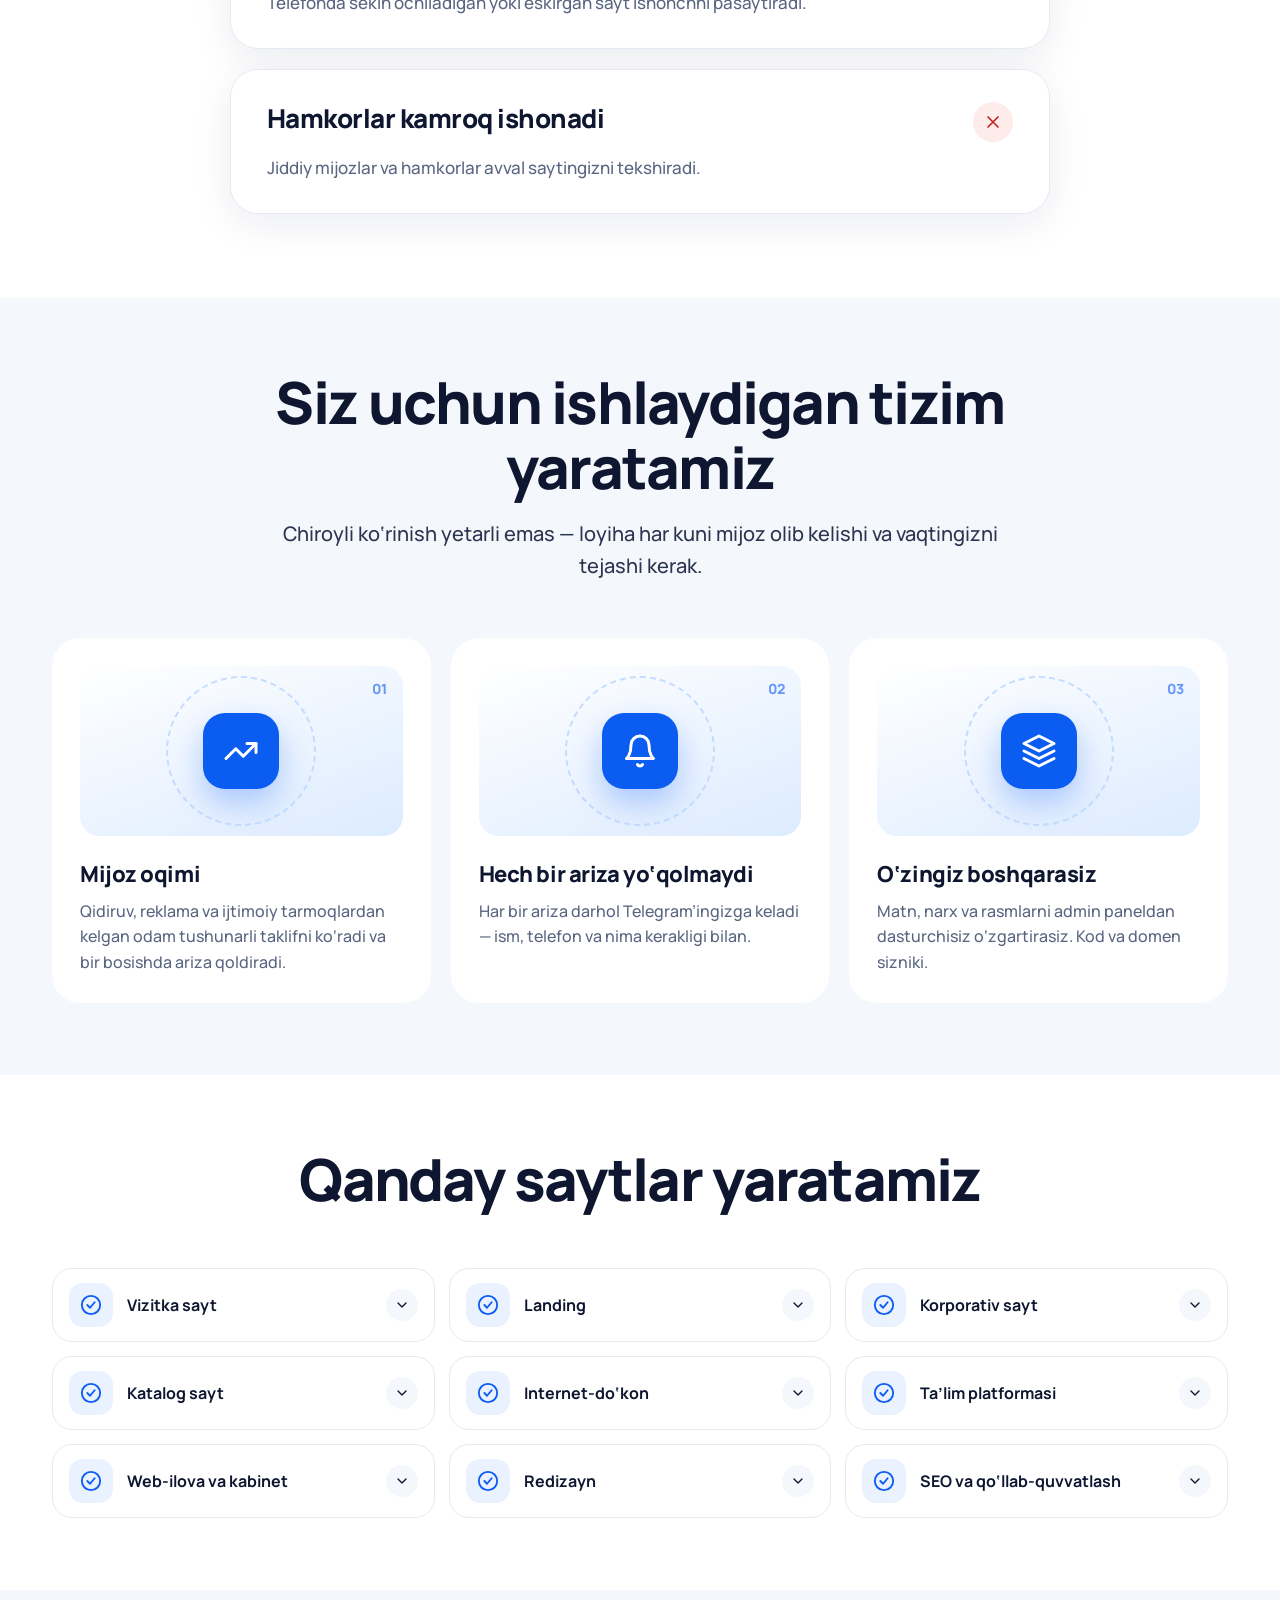
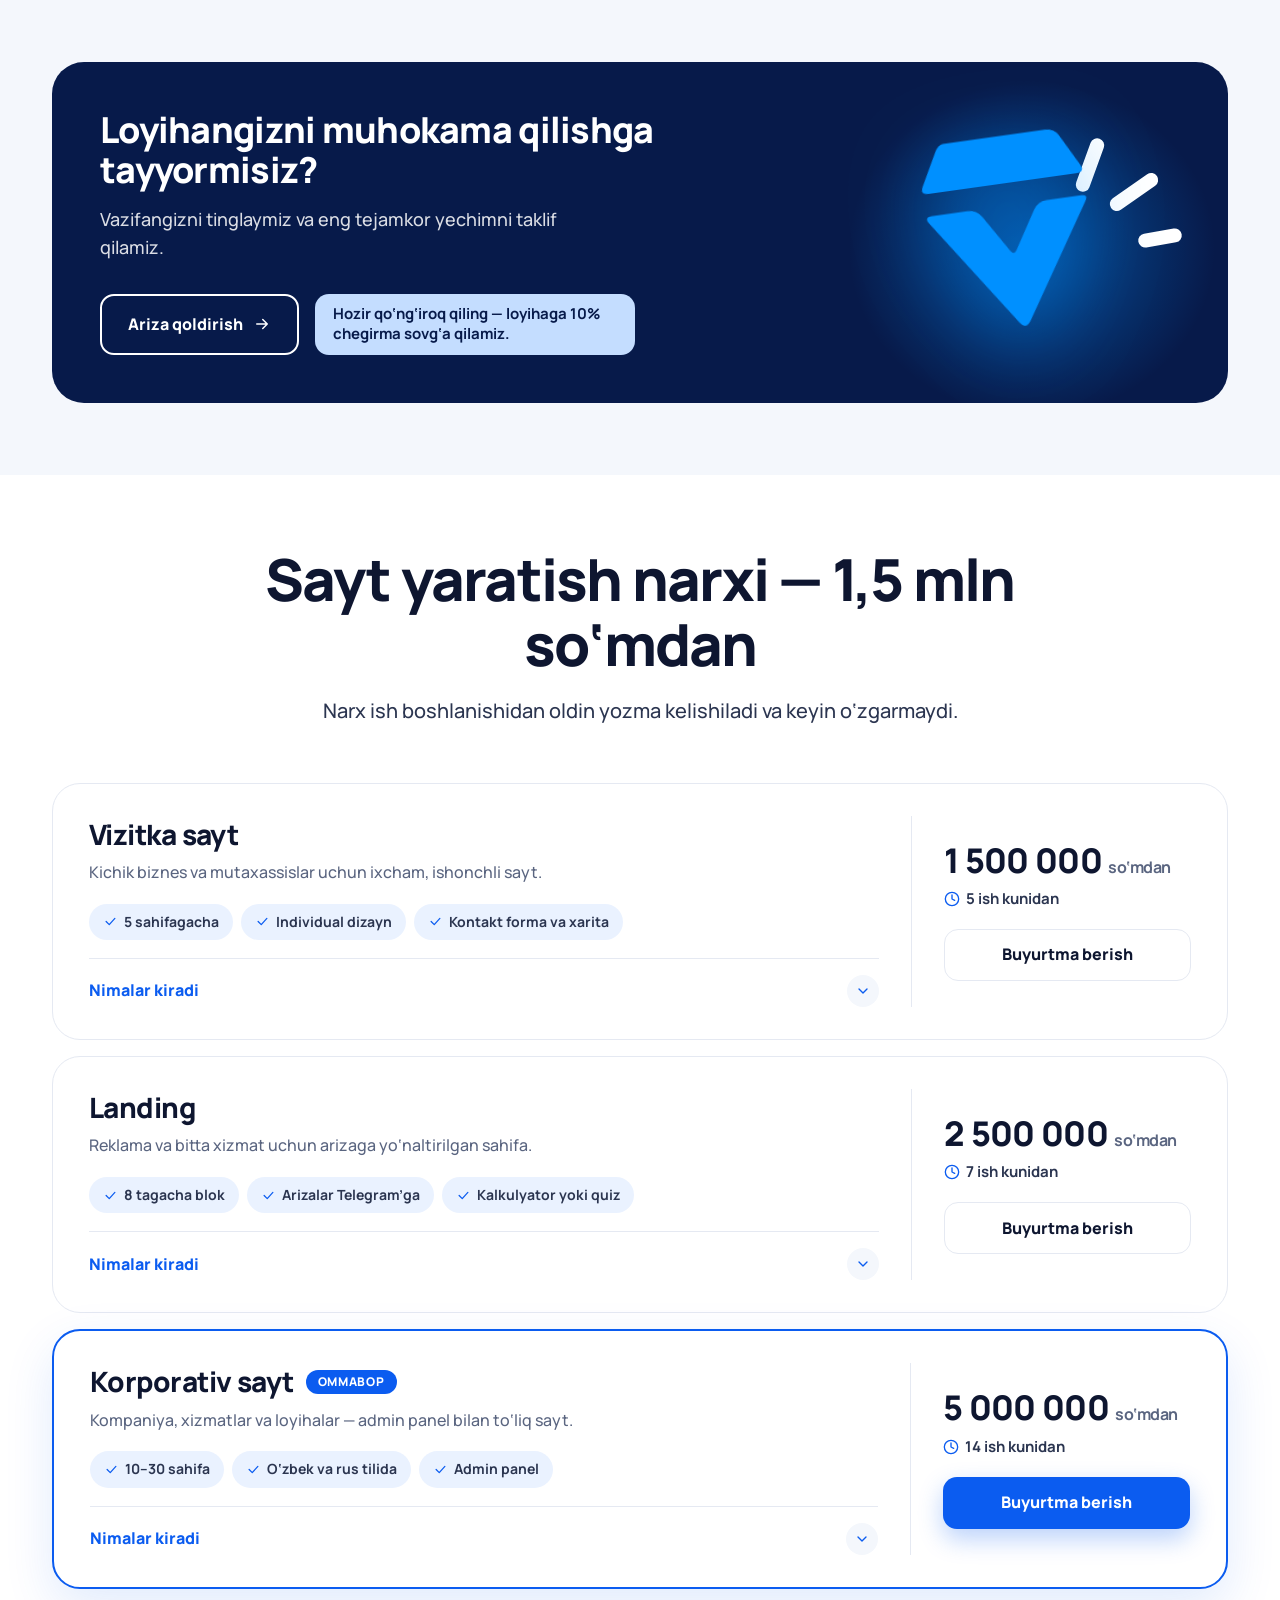
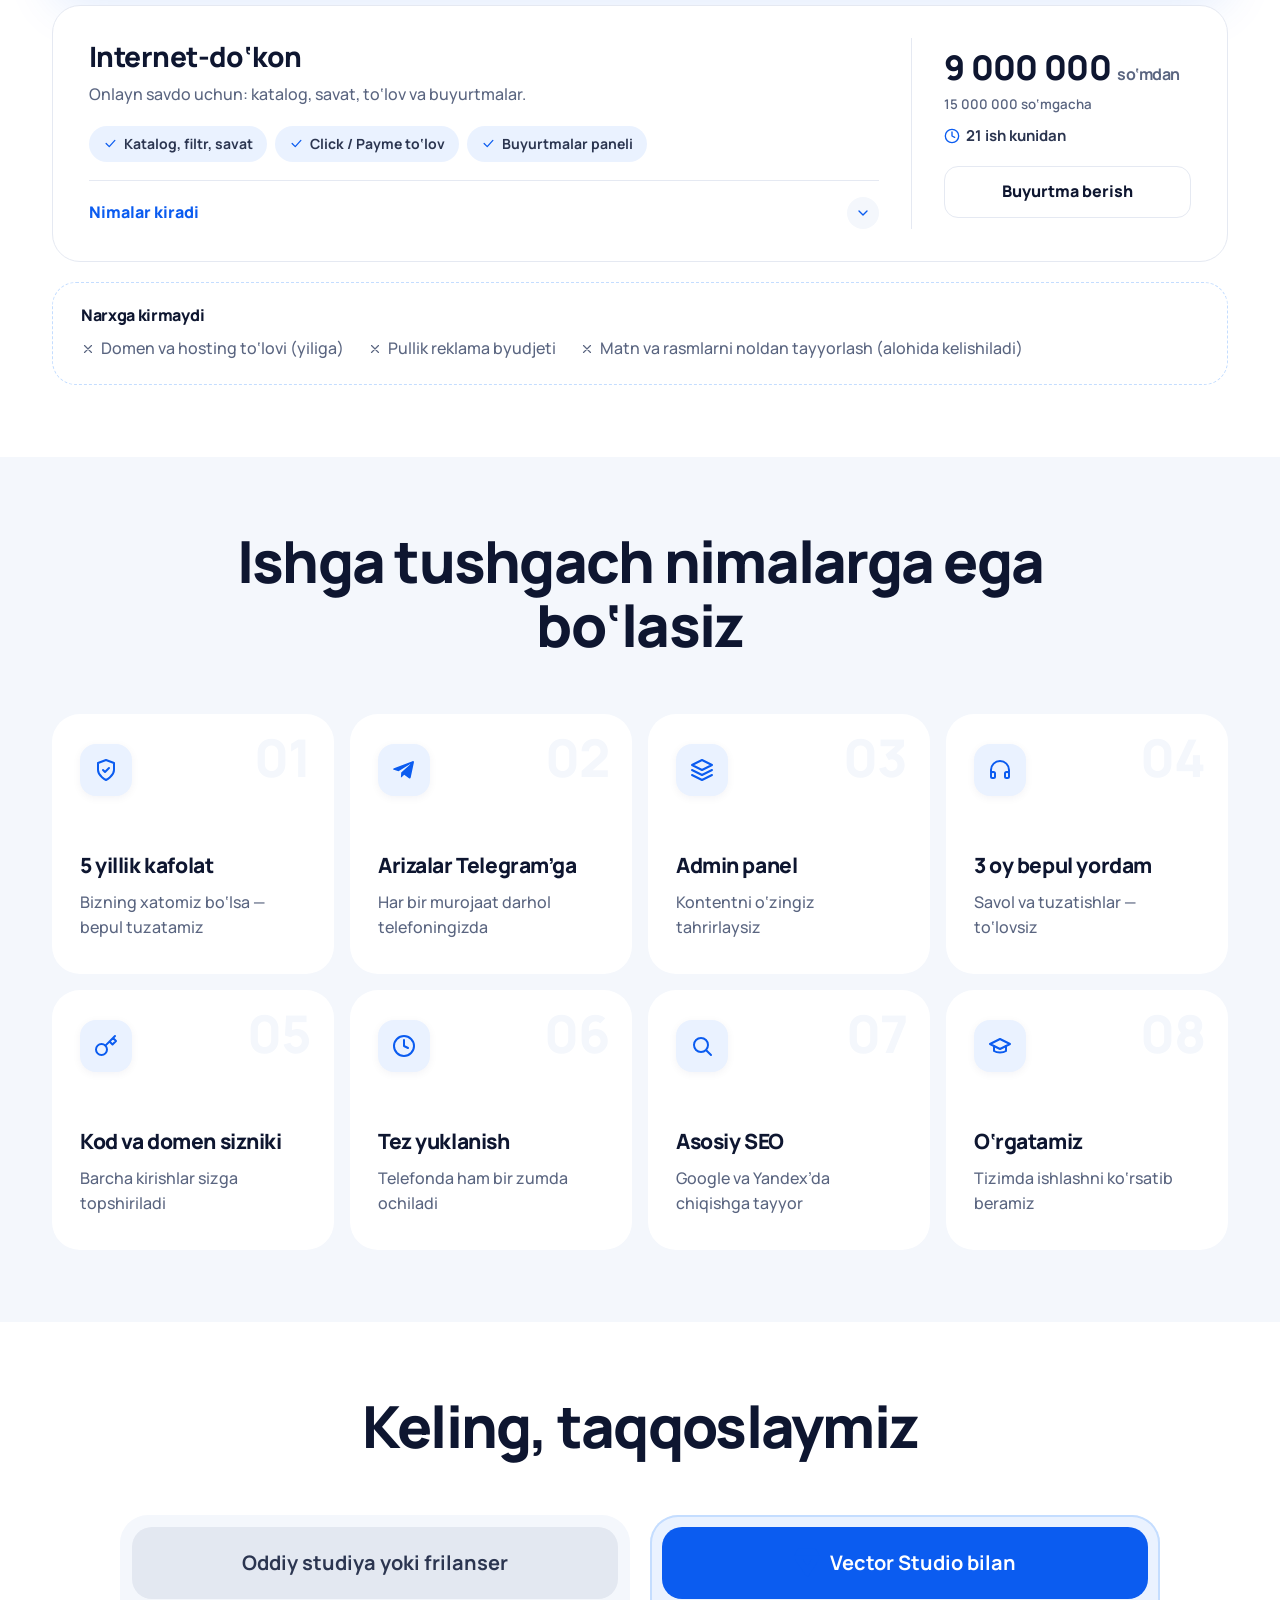
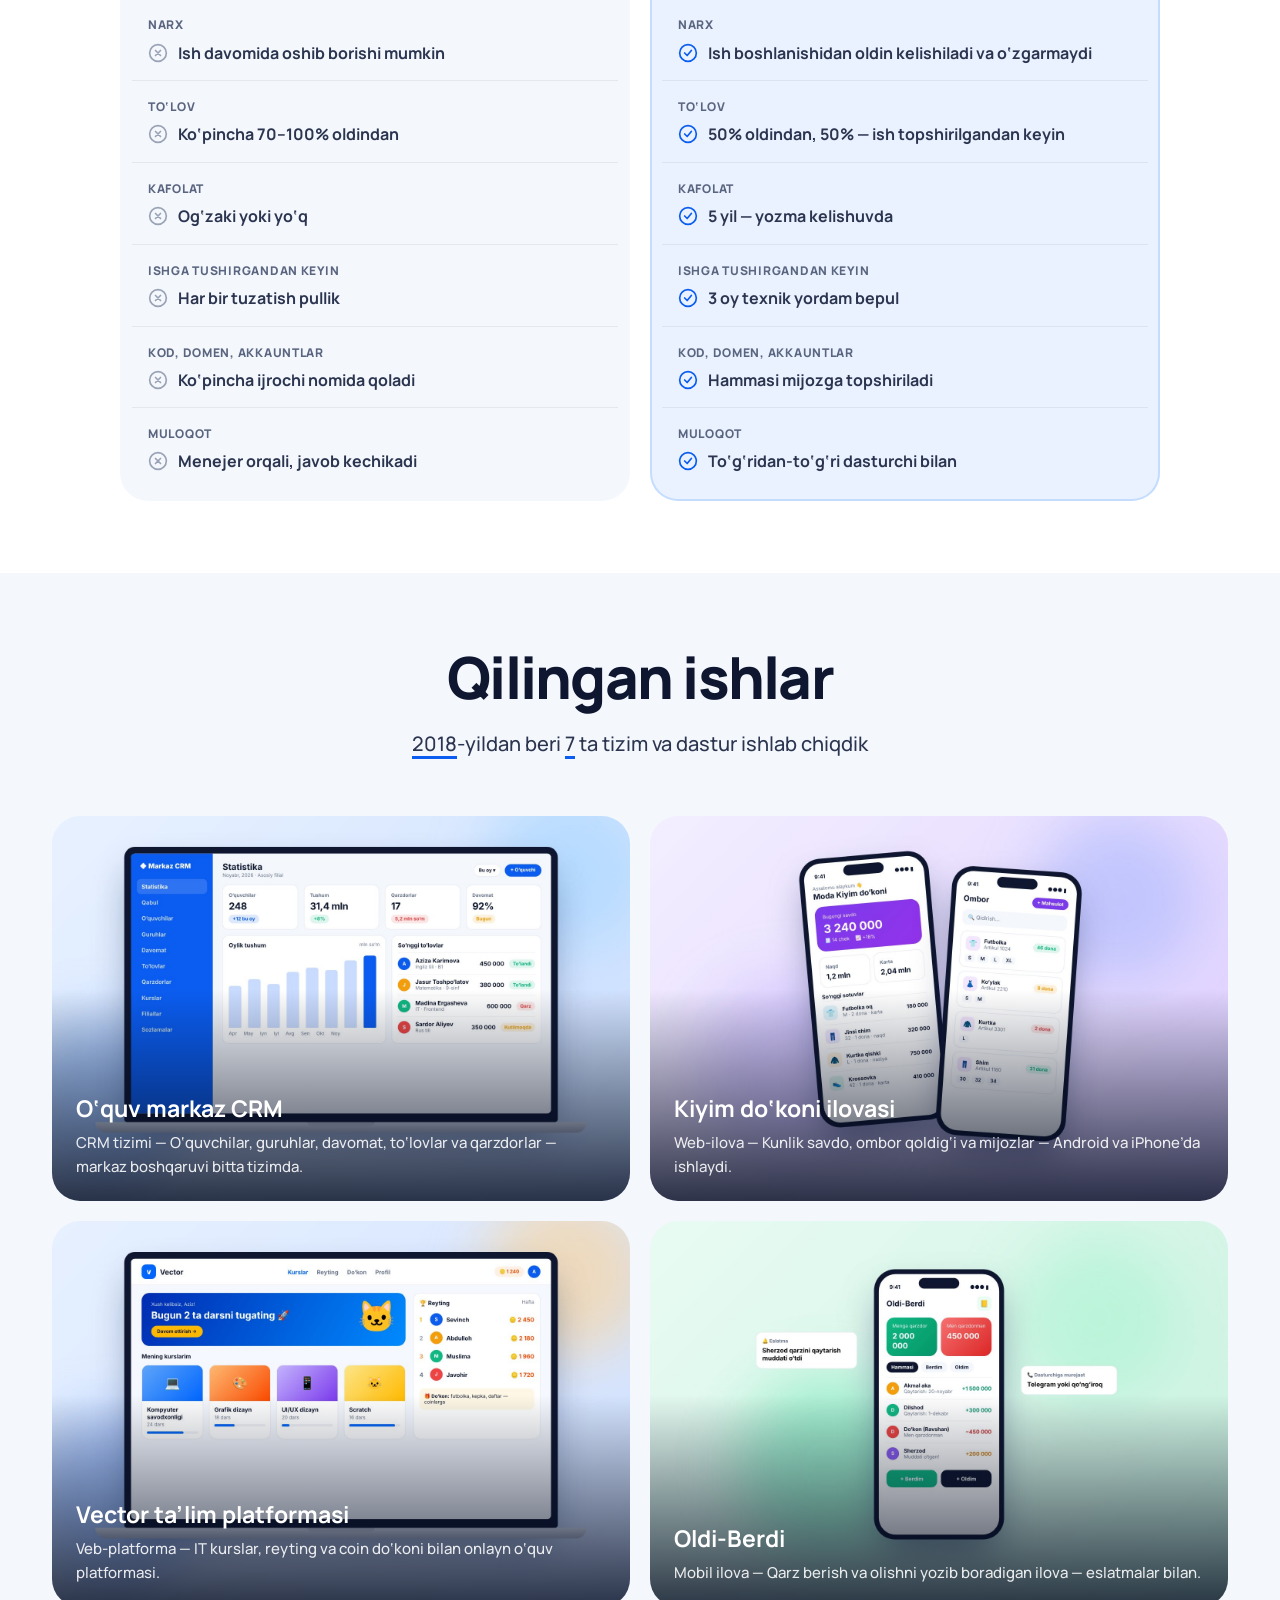
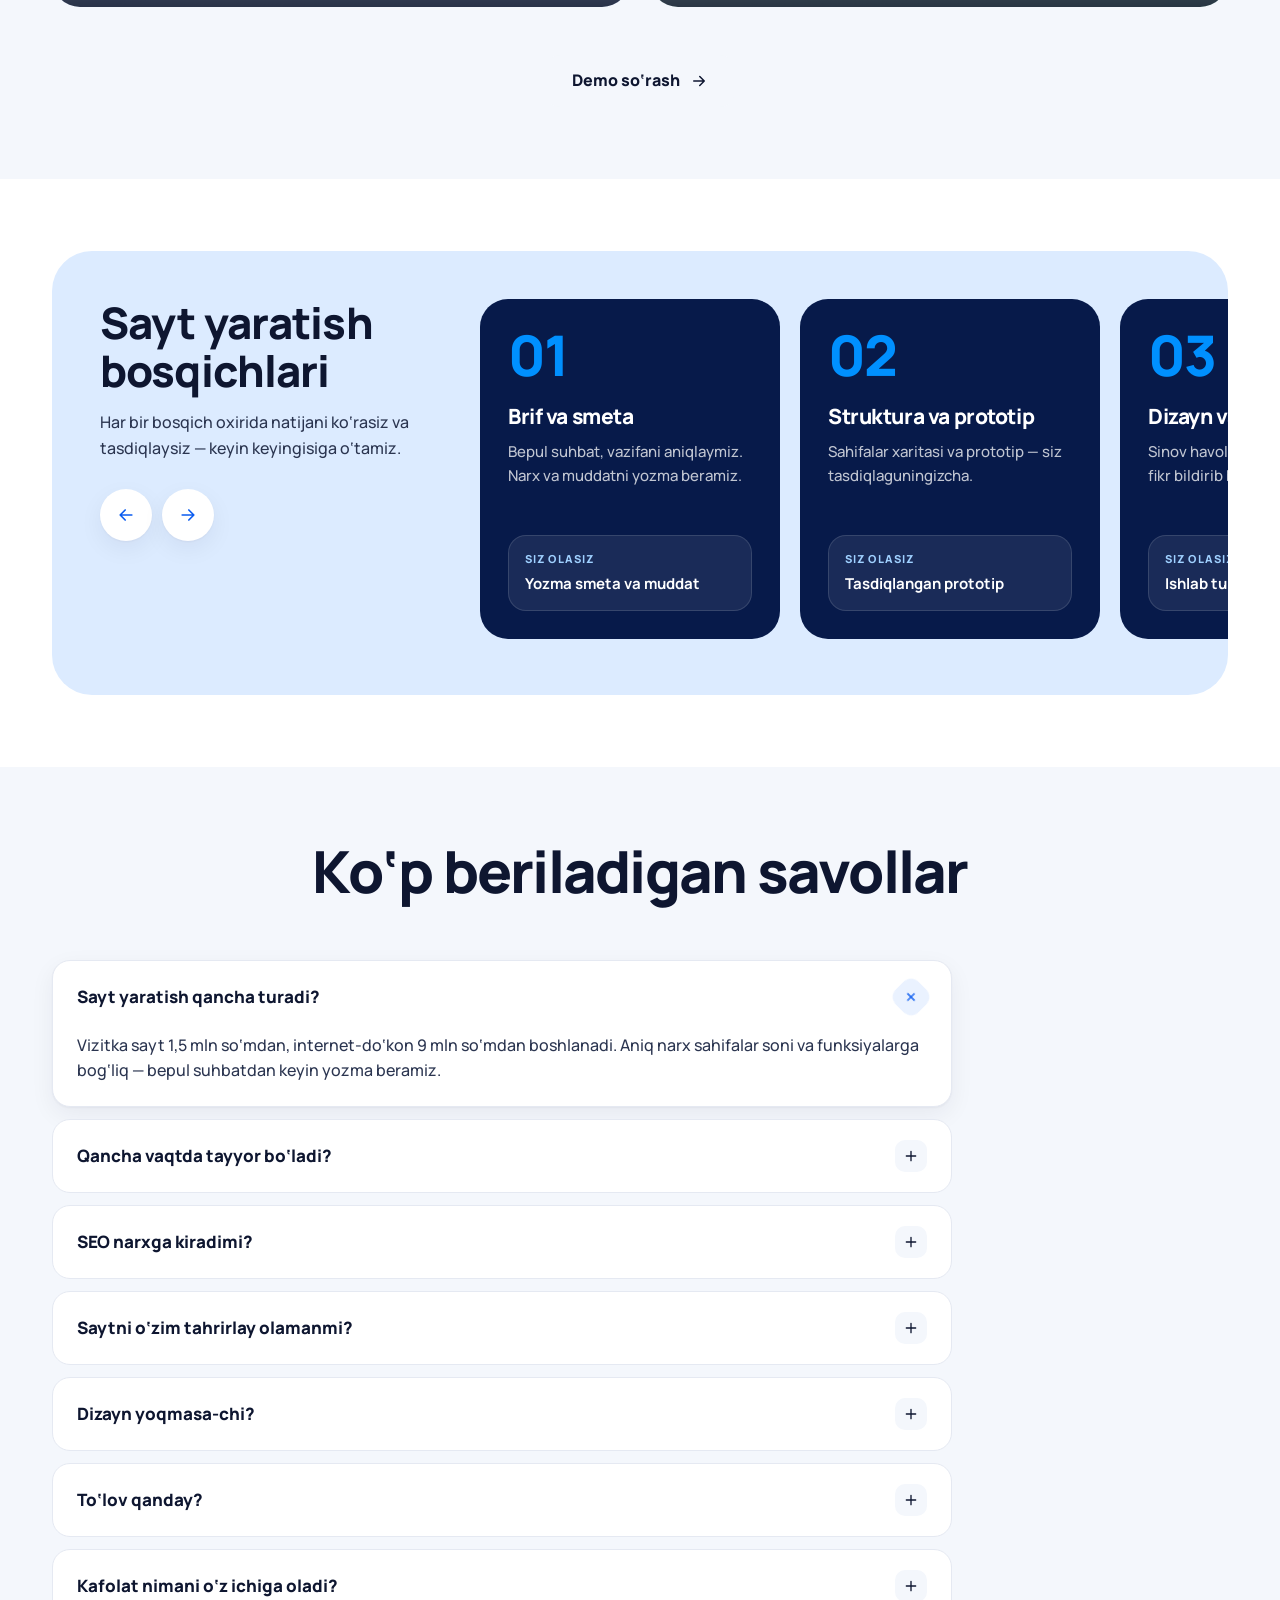
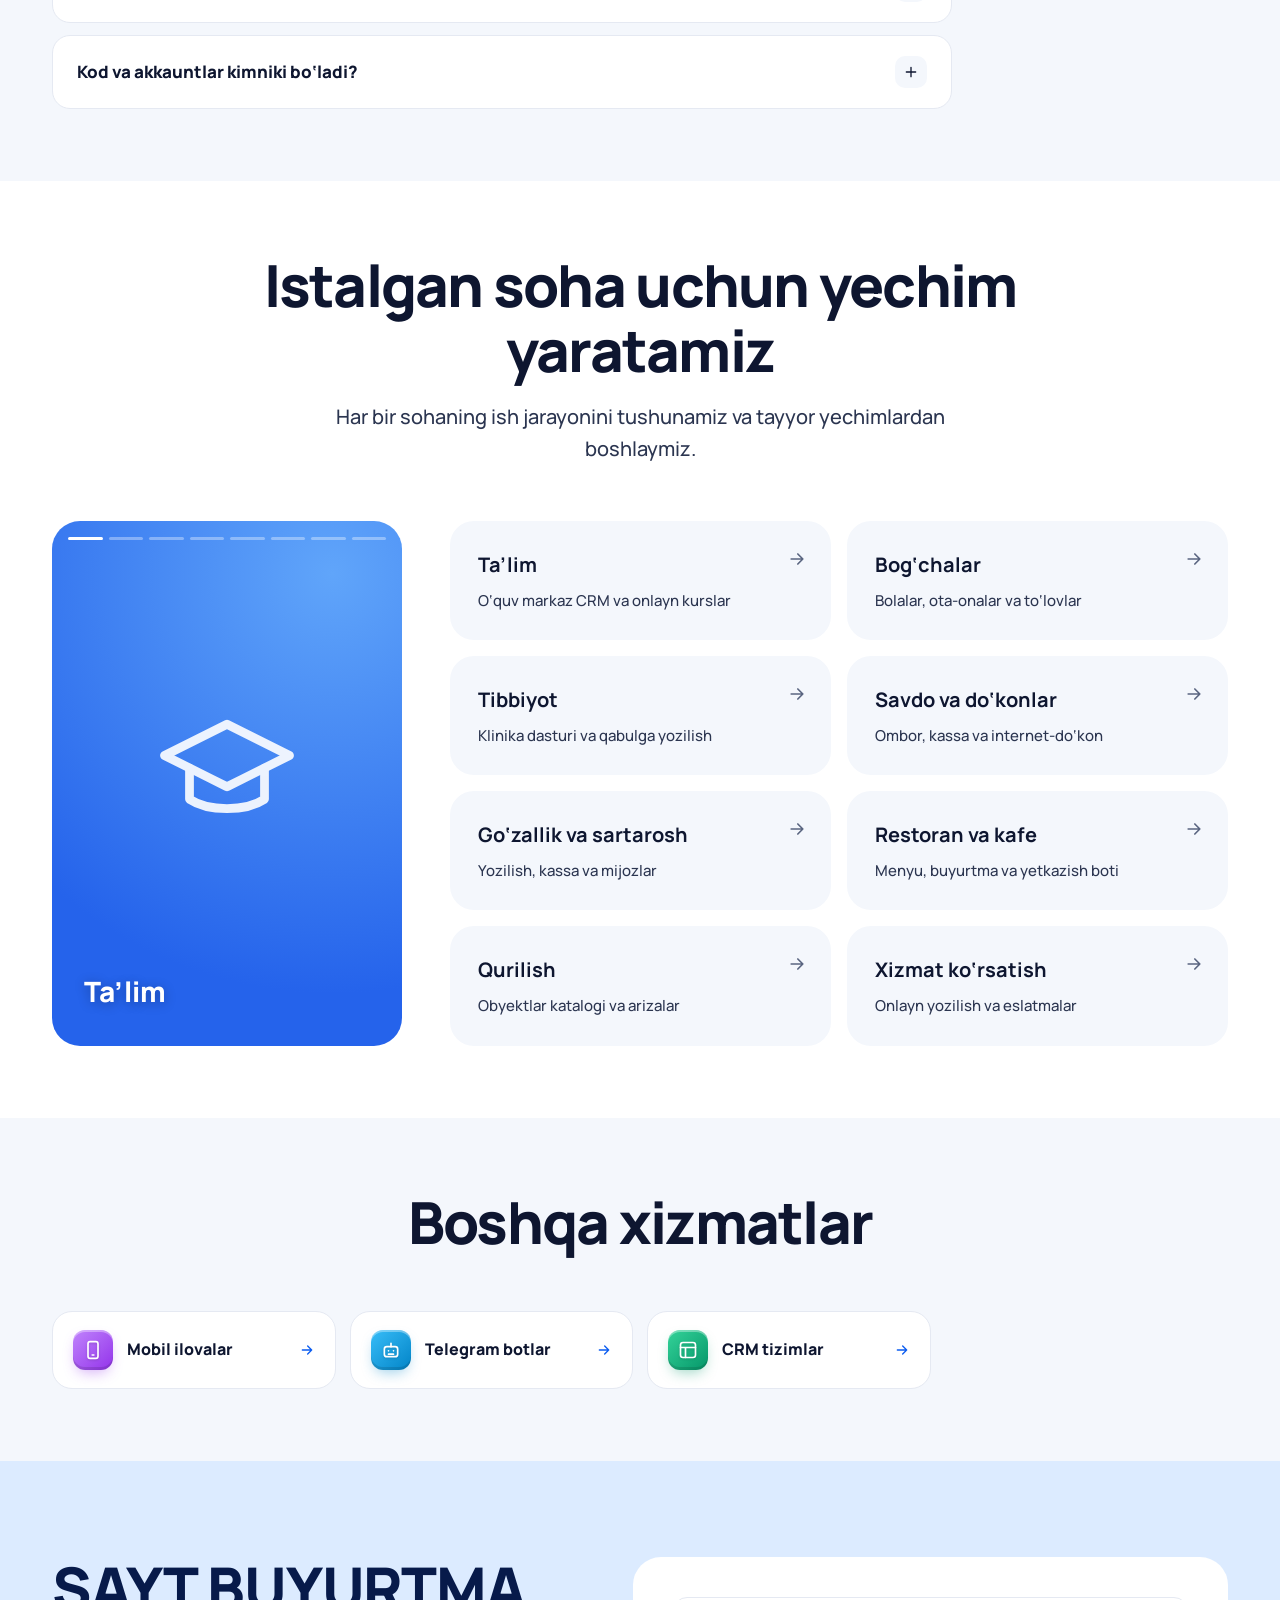
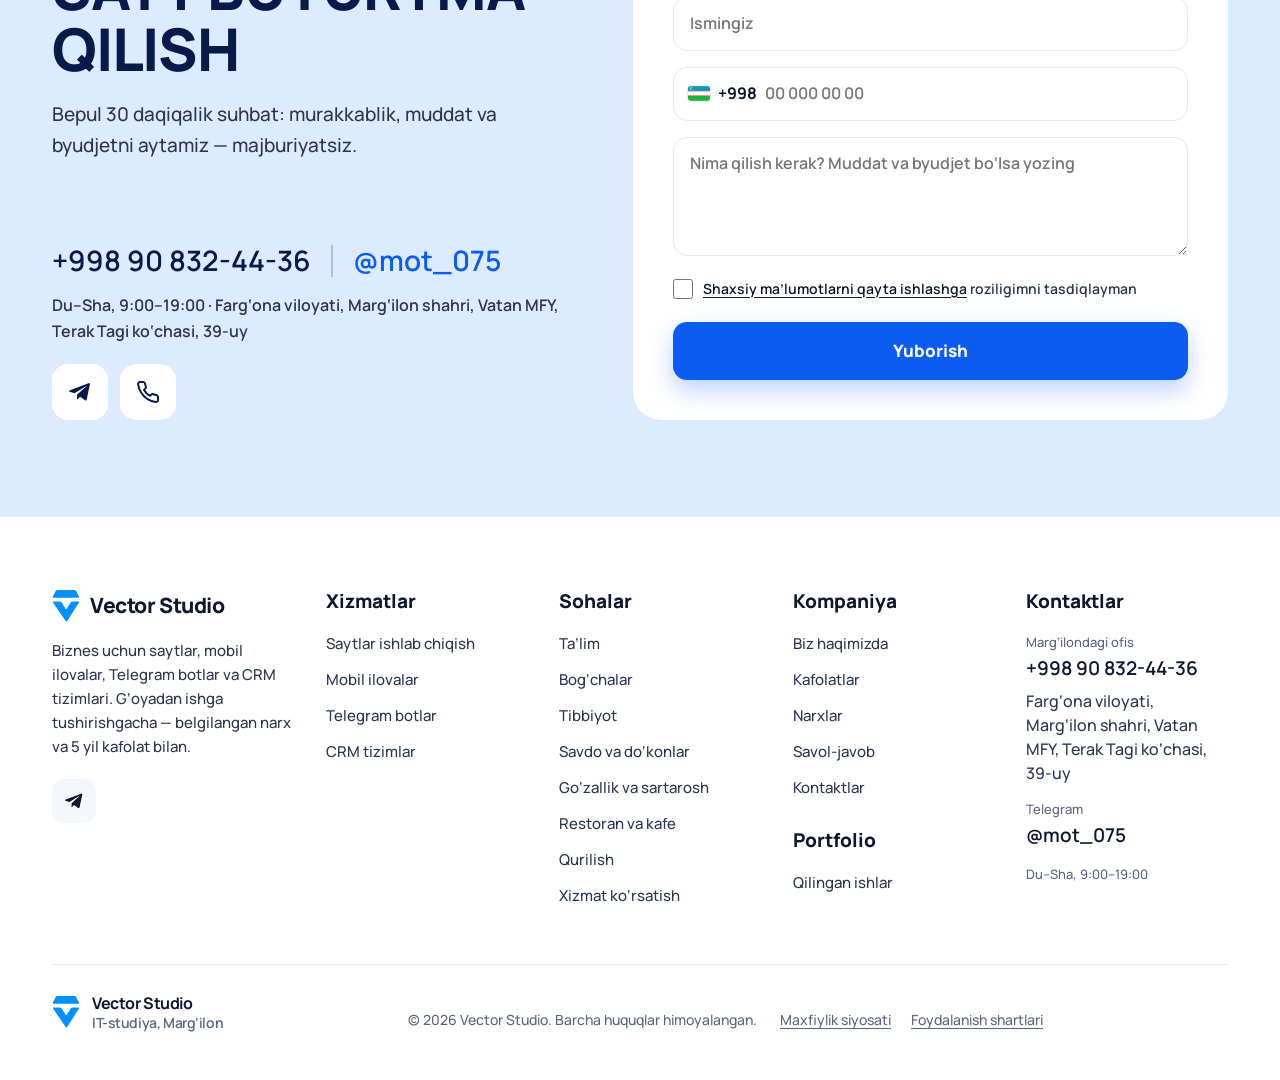
<file: sayt.html>
<!doctype html>
<html lang="uz">
<head>
<meta charset="utf-8">
<meta name="viewport" content="width=device-width, initial-scale=1">
<title>Sayt yaratish xizmati — 1,5 mln so‘mdan | Vector Studio</title>
<meta name="description" content="Vizitka, landing, korporativ sayt va internet-do‘kon yaratish. Noldan dizayn, SEO, admin panel va 5 yillik kafolat.">
<meta name="google-site-verification" content="Itj4W6EsGZu4Aqds2MT6LfFgWljH-fBKxO7UjV5S8rw">
<meta name="theme-color" content="#0B5CF0">
<link rel="canonical" href="https://vectorstudiya.uz/sayt.html">
<meta property="og:type" content="website">
<meta property="og:locale" content="uz_UZ">
<meta property="og:site_name" content="Vector Studio">
<meta property="og:title" content="Sayt yaratish xizmati — 1,5 mln so‘mdan | Vector Studio">
<meta property="og:description" content="Vizitka, landing, korporativ sayt va internet-do‘kon yaratish. Noldan dizayn, SEO, admin panel va 5 yillik kafolat.">
<meta property="og:url" content="https://vectorstudiya.uz/sayt.html">
<link rel="icon" href="data:image/svg+xml,<svg xmlns='http://www.w3.org/2000/svg' viewBox='0 0 340 400'><path fill='%230090FF' d='M62 5H268Q286 5 294 20L328 84Q336 100 318 100H20Q2 100 10 84L44 20Q52 5 62 5Z'/><path fill='%230090FF' d='M20 145H92Q110 145 120 161L166 236Q172 245 178 236L224 161Q234 145 252 145H322Q336 145 328 158L186 380Q175 396 164 380L12 158Q4 145 20 145Z'/></svg>">

<link rel="preconnect" href="https://fonts.googleapis.com">
<link rel="preconnect" href="https://fonts.gstatic.com" crossorigin>
<link href="https://fonts.googleapis.com/css2?family=Manrope:wght@500;600;700;800&display=swap" rel="stylesheet">
<link rel="stylesheet" href="assets/vector.css?v=20261120e">
</head>
<body data-page="sayt">
<noscript><p style="padding:24px;font-family:sans-serif">Saytni ko‘rish uchun JavaScript’ni yoqing. Bog‘lanish: +998 90 832-44-36, Telegram @mot_075</p></noscript>
<!-- Matnlar va ma’lumotlar: assets/config.js · O‘rnatish qo‘llanmasi: README.txt -->
<script src="assets/config.js?v=20261120e"></script>
<script src="assets/app.js?v=20261120e"></script>
</body>
</html>
</file>
<file: assets/vector.css>
/* =====================================================================
   VECTOR STUDIO — DIZAYN TIZIMI
   Asosiy rangni almashtirish: faqat :root dagi --brand va --hero qiymatlari.
   Bo‘shliqlar 8px asosida.
   ===================================================================== */
:root{
  --brand:#0B5CF0; --brand-600:#0847C4; --brand-50:#EAF2FF; --sky:#0090FF;
  --hero:#0B5CF0; --hero-2:#2B8BFF; --promo:#06215F;
  --ink:#0E1630; --ink-2:#2B3550; --muted:#5A6580; --line:#E5E9F2;
  --bg:#FFFFFF; --soft:#F4F7FC; --dark:#071433;
  --ok:#0B7A43; --ok-bg:#E7F6EE; --err:#C5221F; --err-bg:#FDECEA; --green:#22C55E;
  --r-sm:12px; --r:20px; --r-lg:28px; --r-xl:48px;
  --shadow:0 1px 2px rgba(14,22,48,.04),0 8px 24px rgba(14,22,48,.06);
  --shadow-lg:0 4px 10px rgba(14,22,48,.06),0 24px 48px rgba(14,22,48,.14);
  --font:"Manrope",system-ui,-apple-system,"Segoe UI",Roboto,Arial,sans-serif;
  --container:1240px; --header-h:84px;
}
*,*::before,*::after{box-sizing:border-box}
html{scroll-behavior:smooth;scroll-padding-top:calc(var(--header-h) + 16px);-webkit-text-size-adjust:100%}
body{margin:0;font:500 16px/1.6 var(--font);color:var(--ink);background:var(--bg);overflow-x:clip}
img{max-width:100%;display:block}
a{color:var(--brand)}
button{font:inherit;color:inherit}
h1,h2,h3{margin:0;line-height:1.12;letter-spacing:-.02em;overflow-wrap:break-word}
h2{font-size:clamp(28px,4vw,44px);font-weight:800}
h3{font-size:19px;font-weight:800;line-height:1.3}
p{margin:0}
[hidden]{display:none!important}
.container{width:100%;max-width:var(--container);margin:0 auto;padding:0 16px}
@media (min-width:768px){.container{padding:0 32px}}
.sr-only{position:absolute!important;width:1px;height:1px;padding:0;margin:-1px;overflow:hidden;clip:rect(0,0,0,0);white-space:nowrap;border:0}
.skip{position:absolute;left:16px;top:-80px;z-index:300;background:var(--brand);color:#fff;padding:12px 16px;border-radius:10px;font-weight:700}
.skip:focus{top:8px}
:focus-visible{outline:3px solid var(--brand);outline-offset:3px;border-radius:8px}
.hero :focus-visible,.promo :focus-visible,.site-footer :focus-visible,.cta-blue :focus-visible,.cta-dark :focus-visible{outline-color:#fff}
.ico svg,.btn svg{flex:none}

/* ---------- Tugmalar ---------- */
.btn{display:inline-flex;align-items:center;justify-content:center;gap:10px;min-height:52px;padding:14px 26px;border-radius:14px;border:0;font:800 16px/1.2 var(--font);text-decoration:none;cursor:pointer;transition:transform .2s,background-color .2s,box-shadow .2s;white-space:nowrap}
.btn svg{width:18px;height:18px}
.btn:hover{transform:translateY(-2px)}
.btn-primary{background:var(--brand);color:#fff;box-shadow:0 10px 24px rgba(11,92,240,.28)}
.btn-primary:hover{background:var(--brand-600)}
.btn-white{background:#fff;color:var(--brand)}
.btn-white:hover{box-shadow:0 10px 24px rgba(0,0,0,.18)}
.btn-ghost{background:var(--soft);color:var(--ink)}
.btn-ghost:hover{background:#E9EEF7}
.btn-line{background:#fff;color:var(--ink);border:1.5px solid var(--line)}
.btn[disabled]{opacity:.6;cursor:progress;transform:none}
.btn-sq{width:52px;padding:0}
.link-arrow{display:inline-flex;align-items:center;gap:6px;font-weight:800;text-decoration:none;color:var(--brand)}
.link-arrow svg{width:16px;height:16px;transition:transform .2s}
.link-arrow:hover svg{transform:translateX(4px)}

/* Gradient "3D" ikonka plitkasi */
.tile{width:48px;height:48px;border-radius:14px;display:grid;place-items:center;color:#fff;flex:none;box-shadow:inset 0 -3px 0 rgba(0,0,0,.12),inset 0 2px 0 rgba(255,255,255,.35),0 6px 14px -4px var(--tc,rgba(11,92,240,.45))}
.tile svg{width:24px;height:24px;filter:drop-shadow(0 1px 1px rgba(0,0,0,.15))}
.tile-sm{width:40px;height:40px;border-radius:12px}
.tile-sm svg{width:20px;height:20px}

/* ---------- 1. Aksiya paneli ---------- */
.promo{background:var(--promo);color:#fff;font-size:15px;font-weight:700}
.promo-in{display:flex;align-items:center;justify-content:center;gap:12px;flex-wrap:wrap;padding:10px 16px;text-align:center}
.promo .pct{width:22px;height:22px;border-radius:50%;background:#fff;color:var(--promo);display:grid;place-items:center;flex:none}
.promo .pct svg{width:14px;height:14px}
.timer{display:inline-flex;align-items:center;gap:4px;font-variant-numeric:tabular-nums}
.timer b{min-width:34px;padding:4px 6px;border-radius:8px;background:rgba(255,255,255,.14);text-align:center;font-weight:800}
.timer i{font-style:normal;opacity:.7}

/* ---------- 2. Header ---------- */
.site-header{position:sticky;top:0;z-index:100;background:#fff;transition:box-shadow .2s}
.site-header.scrolled{box-shadow:0 8px 24px rgba(14,22,48,.08)}
.header-in{display:flex;align-items:center;gap:24px;height:var(--header-h)}
.logo{display:inline-flex;align-items:center;gap:10px;text-decoration:none;color:var(--ink);font-weight:800;font-size:21px;letter-spacing:-.02em;flex:none}
.logo svg{width:28px;height:34px}
.nav{display:flex;gap:4px;margin-left:auto;list-style:none;padding:0;margin-top:0;margin-bottom:0}
.nav > li > a,.nav > li > button{display:inline-flex;align-items:center;gap:6px;padding:10px 14px;border-radius:12px;border:0;background:none;font-weight:700;font-size:16px;color:var(--ink);text-decoration:none;cursor:pointer;transition:background-color .15s}
.nav > li > a:hover,.nav > li > button:hover,.nav > li > button[aria-expanded=true]{background:var(--soft)}
.nav .chev{width:14px;height:14px;transition:transform .2s}
.nav button[aria-expanded=true] .chev{transform:rotate(180deg)}
.h-contact{display:flex;flex-direction:column;align-items:flex-end;line-height:1.3}
.h-contact a{font-weight:800;color:var(--ink);text-decoration:none;font-size:16px;white-space:nowrap}
.status{display:inline-flex;align-items:center;gap:6px;font-size:13px;color:var(--muted);font-weight:600;white-space:nowrap}
.status i{width:8px;height:8px;border-radius:50%;background:#9AA3B5}
.status.on i{background:var(--green);box-shadow:0 0 0 3px rgba(34,197,94,.2)}
.burger{display:none;width:48px;height:48px;border-radius:12px;border:1.5px solid var(--line);background:#fff;place-items:center;cursor:pointer;margin-left:auto}
.burger svg{width:22px;height:22px}
@media (max-width:1180px){.h-contact{display:none}}
@media (max-width:1000px){.nav,.header-cta{display:none}.burger{display:grid}}

/* Mega menyu */
.mega{position:absolute;left:0;right:0;top:100%;background:#fff;border-radius:0 0 var(--r-xl) var(--r-xl);box-shadow:0 30px 60px rgba(14,22,48,.18);padding:32px 0 40px;opacity:0;visibility:hidden;transform:translateY(-8px);transition:opacity .2s,transform .2s,visibility .2s}
.mega.open{opacity:1;visibility:visible;transform:none}
.mega-grid{display:grid;grid-template-columns:repeat(auto-fill,minmax(230px,1fr));gap:8px 16px}
.mega-item{display:flex;gap:14px;align-items:flex-start;padding:14px;border-radius:16px;text-decoration:none;color:var(--ink);transition:background-color .15s}
.mega-item:hover{background:var(--soft)}
.mega-item .mt b{display:block;font-size:16px;margin-bottom:2px}
.mega-item .mt > span{display:block;font-size:14px;color:var(--muted);line-height:1.45}
.dim{position:fixed;inset:0;background:rgba(7,20,51,.45);z-index:90;opacity:0;visibility:hidden;transition:opacity .2s,visibility .2s}
.dim.on{opacity:1;visibility:visible}

/* Mobil menyu */
.mnav{position:fixed;inset:var(--header-h) 0 0 0;background:#fff;z-index:99;overflow-y:auto;padding:8px 0 32px}
.mnav details{border-bottom:1px solid var(--line)}
.mnav summary,.mnav > .container > a.m-link{display:flex;justify-content:space-between;align-items:center;padding:16px 0;font-size:18px;font-weight:800;list-style:none;cursor:pointer;color:var(--ink);text-decoration:none;border-bottom:1px solid var(--line)}
.mnav details summary{border-bottom:0}
.mnav summary::-webkit-details-marker{display:none}
.mnav summary svg{width:18px;height:18px;transition:transform .2s}
.mnav details[open] summary svg{transform:rotate(180deg)}
.mnav .mega-item{padding:10px 0}
.mnav .m-actions{display:grid;gap:12px;margin-top:24px}

/* Breadcrumb */
.crumbs{font-size:14px;font-weight:600;color:rgba(255,255,255,.8);margin-bottom:24px}
.crumbs ol{list-style:none;margin:0;padding:0;display:flex;flex-wrap:wrap;gap:8px}
.crumbs li+li::before{content:"›";margin-right:8px;opacity:.7}
.crumbs a{color:#fff;text-decoration:none}
.crumbs a:hover{text-decoration:underline}

/* ---------- 3. Hero ---------- */
.hero{position:relative;background:var(--hero);color:#fff;padding:56px 0 120px;overflow:hidden}
.hero::before{content:"";position:absolute;inset:0;background:radial-gradient(900px 500px at 85% 0%,var(--hero-2),transparent 60%),radial-gradient(700px 400px at 0% 100%,rgba(0,0,0,.18),transparent 60%);pointer-events:none}
.hero-in{position:relative;display:grid;grid-template-columns:minmax(0,1.15fr) minmax(0,1fr);gap:56px;align-items:start}
@media (max-width:1000px){.hero-in{grid-template-columns:minmax(0,1fr);gap:40px}}
.badge{display:inline-flex;align-items:center;gap:10px;padding:6px 16px 6px 6px;border-radius:999px;background:rgba(255,255,255,.12);font-weight:700;font-size:15px;margin-bottom:24px}
.badge b{background:#fff;color:var(--brand);border-radius:999px;padding:4px 12px;font-size:13px;font-weight:800;letter-spacing:.04em}
.hero h1{font-size:clamp(30px,5.2vw,60px);font-weight:800;text-transform:uppercase;letter-spacing:-.025em;line-height:1.04}
.hero-lead{margin-top:24px;font-size:clamp(17px,1.6vw,20px);line-height:1.55;color:rgba(255,255,255,.88);max-width:620px}
.hero-points{list-style:none;padding:0;margin:24px 0 0;display:grid;grid-template-columns:repeat(2,minmax(0,1fr));gap:10px 20px;max-width:620px}
@media (max-width:560px){.hero-points{grid-template-columns:minmax(0,1fr)}}
.hero-points li{display:flex;gap:10px;align-items:flex-start;font-weight:700}
.hero-points svg{width:20px;height:20px;flex:none;margin-top:2px;color:#9FE3FF}
.offer{display:flex;flex-wrap:wrap;align-items:stretch;gap:0;margin-top:36px;border-radius:16px;background:rgba(7,20,51,.28);max-width:620px;overflow:hidden}
.offer .btn{border-radius:14px;min-height:60px;padding:16px 28px}
.offer p{flex:1 1 220px;display:flex;align-items:center;padding:10px 20px;font-size:14px;font-weight:700;line-height:1.45}
.offer .timer-inline{font-variant-numeric:tabular-nums}
.offer.no-promo{background:none}
.offer.no-promo p{display:none}

/* Kalkulyator kartasi */
.calc{background:#fff;color:var(--ink);border-radius:var(--r-lg);padding:32px;box-shadow:0 30px 60px rgba(7,20,51,.25)}
@media (max-width:560px){.calc{padding:22px}}
.calc-head{display:flex;justify-content:space-between;align-items:center;gap:12px;margin-bottom:6px}
.calc-head h2{font-size:24px}
.step-pill{font-size:13px;font-weight:800;color:var(--brand);background:var(--brand-50);padding:6px 12px;border-radius:999px;white-space:nowrap}
.calc-bar{height:6px;border-radius:9px;background:var(--soft);margin:14px 0 24px;overflow:hidden}
.calc-bar i{display:block;height:100%;background:var(--brand);border-radius:inherit;transition:width .35s}
.calc fieldset{border:0;margin:0;padding:0;min-width:0}
.calc legend{font-size:18px;font-weight:800;margin-bottom:16px;padding:0}
.calc legend:focus{outline:none}
.opts{display:grid;grid-template-columns:repeat(2,minmax(0,1fr));gap:10px}
@media (max-width:480px){.opts{grid-template-columns:minmax(0,1fr)}}
.opt{position:relative;display:flex;align-items:center;gap:12px;min-height:54px;padding:12px 14px;border:1.5px solid var(--line);border-radius:14px;cursor:pointer;font-weight:700;font-size:15px;line-height:1.3;transition:border-color .15s,background-color .15s}
.opt:hover{border-color:#B7C3DD}
.opt input{position:absolute;opacity:0;pointer-events:none}
.opt .mk{width:20px;height:20px;border-radius:50%;border:2px solid #A3AEC6;flex:none;display:grid;place-items:center;transition:all .15s}
.opt input:checked+.mk{border-color:var(--brand);background:var(--brand)}
.opt input:checked+.mk::after{content:"";width:8px;height:8px;border-radius:50%;background:#fff}
.opt:has(input:checked){border-color:var(--brand);background:var(--brand-50)}
.opt:has(input:focus-visible){outline:3px solid var(--brand);outline-offset:2px}
.calc-note{color:var(--muted);font-size:14px;margin:-8px 0 16px}
.est{display:flex;flex-wrap:wrap;justify-content:space-between;gap:4px 12px;align-items:center;background:var(--soft);border-radius:14px;padding:12px 16px;margin-bottom:16px;font-weight:700}
.est b{color:var(--brand);font-size:18px;white-space:nowrap}
.est s{color:var(--muted);font-weight:600;font-size:14px;margin-right:6px;white-space:nowrap}
.calc-foot{display:flex;flex-wrap:wrap;align-items:center;gap:12px;margin-top:24px}
.chip-disc{flex:1 1 220px;display:flex;align-items:center;gap:10px;padding:10px 14px;border-radius:14px;background:var(--brand-50);color:var(--brand-600);font-size:13px;font-weight:800;line-height:1.35;min-height:52px}
.chip-disc .pct{width:24px;height:24px;border-radius:50%;background:var(--brand);color:#fff;display:grid;place-items:center;flex:none}
.chip-disc .pct svg{width:14px;height:14px}
.calc-foot .spacer{flex:1 1 220px}
.calc-foot .btns{display:flex;gap:10px;margin-left:auto}
.step-err{color:var(--err);font-weight:700;font-size:14px;margin-top:12px}
.step-err:empty{display:none}

/* Forma maydonlari */
.fields{display:grid;grid-template-columns:repeat(2,minmax(0,1fr));gap:12px}
@media (max-width:480px){.fields{grid-template-columns:minmax(0,1fr)}}
.field label.lbl{display:block;font-weight:700;font-size:14px;margin-bottom:6px}
.input,.tel{width:100%;min-height:54px;border:1.5px solid var(--line);border-radius:14px;background:#fff;font:600 16px/1.4 var(--font);color:var(--ink);transition:border-color .15s,box-shadow .15s}
.input{padding:14px 16px}
textarea.input{min-height:110px;resize:vertical}
.input:focus,.tel:focus-within{outline:none;border-color:var(--brand);box-shadow:0 0 0 4px rgba(11,92,240,.14)}
.tel{display:flex;align-items:center;padding:0 0 0 14px}
.tel .pre{display:inline-flex;align-items:center;gap:8px;font-weight:700;white-space:nowrap;padding-right:8px}
.tel .pre svg{width:22px;height:15px;border-radius:3px;box-shadow:0 0 0 1px rgba(0,0,0,.08)}
.tel input{flex:1;min-width:0;border:0;background:none;font:inherit;padding:14px 16px 14px 0;color:inherit}
.tel input:focus{outline:none}
.input[aria-invalid=true],.tel:has([aria-invalid=true]){border-color:var(--err)}
.err{display:block;color:var(--err);font-size:13px;font-weight:700;margin-top:6px}
.err:empty{display:none}
.check{display:flex;gap:10px;align-items:flex-start;font-size:14px;font-weight:600;color:var(--ink-2);cursor:pointer;margin-top:14px}
.check input{width:20px;height:20px;margin:1px 0 0;accent-color:var(--brand);flex:none}
.check a{color:var(--ink);text-underline-offset:3px}
.hp{position:absolute!important;left:-9999px!important;width:1px;height:1px;overflow:hidden}
.form-msg{margin-top:16px;padding:14px 16px;border-radius:14px;font-weight:700;font-size:15px}
.form-msg:empty{display:none}
.form-msg.ok{background:var(--ok-bg);color:var(--ok)}
.form-msg.bad{background:var(--err-bg);color:var(--err)}
.form-msg .btn{margin-top:12px}

/* Ishonch lentasi */
.trust-tick{position:relative;margin-top:56px;overflow:hidden;mask-image:linear-gradient(90deg,transparent,#000 6%,#000 94%,transparent);-webkit-mask-image:linear-gradient(90deg,transparent,#000 6%,#000 94%,transparent)}
.trust-track{display:flex;gap:16px;width:max-content;animation:tick 40s linear infinite}
.trust-tick:hover .trust-track{animation-play-state:paused}
.trust-track span{display:inline-flex;align-items:center;gap:10px;padding:14px 22px;border-radius:14px;background:rgba(255,255,255,.1);font-weight:800;white-space:nowrap}
.trust-track svg{width:20px;height:20px}
@keyframes tick{to{transform:translateX(-50%)}}

/* ---------- Asosiy oq qatlam ---------- */
.sheet{position:relative;background:#fff;border-radius:var(--r-xl) var(--r-xl) 0 0;margin-top:-48px;padding-top:24px}
section.sec{padding:72px 0}
@media (max-width:767px){section.sec{padding:56px 0}}
.sec-soft{background:var(--soft)}
.sec-head{display:flex;flex-wrap:wrap;align-items:flex-end;justify-content:space-between;gap:20px;margin-bottom:40px}
.sec-head > div{max-width:720px}
.sec-head p{margin-top:14px;color:var(--muted);font-size:17px}
.card{background:#fff;border:1px solid var(--line);border-radius:var(--r);padding:28px;transition:transform .25s,box-shadow .25s,border-color .25s}
.card:hover{transform:translateY(-4px);box-shadow:var(--shadow-lg);border-color:transparent}
.grid{display:grid;gap:20px;grid-template-columns:repeat(auto-fill,minmax(min(100%,270px),1fr))}

/* Faktlar */
.facts{display:grid;gap:20px;grid-template-columns:repeat(auto-fill,minmax(min(100%,260px),1fr))}
.fact{background:var(--soft);border:0}
.fact b{display:block;font-size:clamp(40px,4.6vw,56px);font-weight:800;line-height:1;color:var(--brand);letter-spacing:-.03em}
.fact h3{margin:14px 0 8px}
.fact p{color:var(--muted);font-size:15px}

/* Xizmat kartalari */
.svc{display:flex;flex-direction:column;gap:14px;text-decoration:none;color:inherit}
.svc .price{font-size:14px;font-weight:800;color:var(--muted)}
.svc .price b{color:var(--ink);font-size:17px}
.svc ul,.tier ul{list-style:none;padding:0;margin:0;display:grid;gap:8px}
.svc li,.tier li{display:flex;gap:10px;align-items:flex-start;font-size:15px;font-weight:600}
.svc li svg,.tier li svg{width:18px;height:18px;flex:none;margin-top:3px;color:var(--brand)}
.svc .link-arrow{margin-top:auto;padding-top:6px}

/* Muammolar */
.prob .tile{background:linear-gradient(135deg,#FCA5A5,#EF4444);--tc:rgba(239,68,68,.45)}
.prob h3{margin:18px 0 8px}
.prob p{color:var(--muted)}

/* Teglar */
.tags{display:flex;flex-wrap:wrap;gap:10px}
.tags span{display:inline-flex;align-items:center;gap:8px;padding:12px 18px;border-radius:14px;background:#fff;border:1px solid var(--line);font-weight:700}
.tags svg{width:18px;height:18px;color:var(--brand)}

/* O‘rta CTA */
.cta-row{display:grid;grid-template-columns:minmax(0,1.5fr) minmax(0,1fr);gap:20px}
@media (max-width:900px){.cta-row{grid-template-columns:minmax(0,1fr)}}
.cta-blue,.cta-dark{border-radius:var(--r-lg);padding:40px;color:#fff;position:relative;overflow:hidden;display:flex;flex-direction:column;justify-content:space-between;gap:24px}
@media (max-width:560px){.cta-blue,.cta-dark{padding:28px}}
.cta-blue{background:var(--hero)}
.cta-blue::after{content:"";position:absolute;right:-100px;top:-120px;width:360px;height:360px;border-radius:50%;background:radial-gradient(circle,var(--hero-2),transparent 70%)}
.cta-dark{background:var(--dark)}
.cta-blue > *,.cta-dark > *{position:relative;z-index:1}
.cta-blue h2,.cta-dark h2{font-size:clamp(24px,3vw,34px)}
.cta-blue p,.cta-dark p{color:rgba(255,255,255,.82);margin-top:10px;font-size:17px}
.cta-btns{display:flex;flex-wrap:wrap;gap:12px}

/* Tariflar */
.tiers{display:grid;gap:20px;grid-template-columns:repeat(auto-fit,minmax(min(100%,260px),1fr));align-items:stretch}
.tier{display:flex;flex-direction:column;gap:18px;position:relative}
.tier.pop{border:2px solid var(--brand);box-shadow:var(--shadow-lg)}
.tier .tag-pop{position:absolute;top:-13px;left:24px;background:var(--brand);color:#fff;font-size:12px;font-weight:800;letter-spacing:.06em;text-transform:uppercase;padding:5px 12px;border-radius:999px}
.tier .t-price{font-size:26px;font-weight:800;letter-spacing:-.02em;line-height:1.15}
.tier .t-price small{display:block;font-size:14px;color:var(--muted);font-weight:700;letter-spacing:0;margin-top:4px}
.tier .t-time{display:inline-flex;align-items:center;gap:8px;font-size:14px;font-weight:700;color:var(--ink-2);background:var(--soft);padding:8px 12px;border-radius:10px;align-self:flex-start}
.tier .t-time svg{width:16px;height:16px;color:var(--brand)}
.tier .btn{margin-top:auto;width:100%}
.price-note{margin-top:28px;display:grid;gap:12px;grid-template-columns:minmax(0,1.3fr) minmax(0,1fr)}
@media (max-width:860px){.price-note{grid-template-columns:minmax(0,1fr)}}
.price-note > div{background:#fff;border:1px solid var(--line);border-radius:var(--r);padding:20px 24px;font-size:15px;font-weight:600;color:var(--ink-2)}
.price-note h3{font-size:15px;margin-bottom:10px}
.price-note ul{list-style:none;margin:0;padding:0;display:grid;gap:6px}
.price-note li{display:flex;gap:8px;align-items:flex-start}
.price-note li svg{width:16px;height:16px;flex:none;margin-top:4px;color:var(--muted)}

/* Taqqoslash */
.cmp-wrap{overflow-x:auto;border:1px solid var(--line);border-radius:var(--r);background:#fff}
.cmp{width:100%;border-collapse:collapse;min-width:640px}
.cmp th,.cmp td{text-align:left;padding:18px 22px;border-bottom:1px solid var(--line);vertical-align:top;font-size:15px}
.cmp tr:last-child td{border-bottom:0}
.cmp thead th{font-size:14px;font-weight:800;color:var(--muted);background:var(--soft)}
.cmp thead th.us{color:#fff;background:var(--brand)}
.cmp td:first-child{font-weight:800;width:22%}
.cmp td.them{color:var(--muted);font-weight:600}
.cmp td.us{font-weight:700;background:var(--brand-50)}
.cmp td svg{width:18px;height:18px;vertical-align:-4px;margin-right:8px}
.cmp td.them svg{color:#EF4444}
.cmp td.us svg{color:var(--green)}

/* Jarayon */
.steps{display:grid;gap:20px;grid-template-columns:repeat(auto-fill,minmax(min(100%,280px),1fr));counter-reset:s}
.stp{counter-increment:s;position:relative}
.stp::before{content:counter(s,decimal-leading-zero);display:inline-grid;place-items:center;width:48px;height:48px;border-radius:14px;background:var(--brand-50);color:var(--brand);font-weight:800;font-size:16px}
.stp h3{margin:16px 0 8px}
.stp p{color:var(--muted)}

/* Portfolio */
.pf{padding:0;overflow:hidden;display:flex;flex-direction:column}
.pf-img{aspect-ratio:16/10;background:var(--soft);overflow:hidden;position:relative}
.pf-img img{width:100%;height:100%;object-fit:cover;transition:transform .5s}
.pf:hover .pf-img img{transform:scale(1.04)}
.pf-body{padding:22px 24px 24px;display:flex;flex-direction:column;gap:8px;flex:1}
.pf-tag{font-size:12px;font-weight:800;letter-spacing:.06em;text-transform:uppercase;color:var(--brand)}
.pf-body p{color:var(--muted);font-size:15px}
.pf-body .link-arrow{margin-top:auto;padding-top:8px}

/* Sohalar */
.ind-grid{display:grid;gap:14px;grid-template-columns:repeat(auto-fill,minmax(min(100%,270px),1fr))}
.ind{display:flex;gap:14px;align-items:flex-start;padding:20px;text-decoration:none;color:inherit}
.ind .mt b{display:block;font-size:16px;margin-bottom:2px}
.ind .mt > span{display:block;font-size:14px;color:var(--muted);line-height:1.45}

/* Ishonch kartalari */
.why h3{margin:18px 0 8px}
.why p{color:var(--muted)}

/* FAQ */
.faq{display:grid;gap:12px;max-width:900px}
.faq details{background:#fff;border:1px solid var(--line);border-radius:18px;transition:box-shadow .2s}
.faq details[open]{box-shadow:var(--shadow)}
.faq summary{display:flex;justify-content:space-between;align-items:center;gap:16px;padding:20px 24px;font-weight:800;font-size:17px;cursor:pointer;list-style:none}
.faq summary::-webkit-details-marker{display:none}
.faq summary .pm{width:32px;height:32px;border-radius:10px;background:var(--soft);display:grid;place-items:center;flex:none;transition:transform .2s,background-color .2s}
.faq summary .pm svg{width:16px;height:16px}
.faq details[open] .pm{transform:rotate(45deg);background:var(--brand-50);color:var(--brand)}
.faq details p{padding:0 24px 22px;color:var(--ink-2)}

/* Boshqa xizmatlar */
.other{display:grid;gap:14px;grid-template-columns:repeat(auto-fill,minmax(min(100%,270px),1fr))}
.other a{display:flex;align-items:center;gap:14px;padding:18px 20px;text-decoration:none;color:var(--ink);font-weight:800}
.other a .link-arrow{margin-left:auto}

/* Kontakt */
.contact{display:grid;grid-template-columns:minmax(0,1fr) minmax(0,1.1fr);gap:40px;align-items:start}
@media (max-width:900px){.contact{grid-template-columns:minmax(0,1fr)}}
.contact .lead{font-size:18px;color:var(--ink-2);margin-top:16px}
.c-list{list-style:none;margin:28px 0 0;padding:0;display:grid;gap:10px}
.c-list li a,.c-list li > div{display:flex;align-items:center;gap:14px;padding:14px 16px;border-radius:16px;background:var(--soft);text-decoration:none;color:var(--ink)}
.c-list small{display:block;color:var(--muted);font-weight:600;font-size:13px}
.c-list b{display:block;font-weight:800;overflow-wrap:anywhere}
.c-form{padding:32px;box-shadow:var(--shadow)}
.c-form:hover{transform:none;box-shadow:var(--shadow);border-color:var(--line)}
@media (max-width:560px){.c-form{padding:22px}}
.c-form .field+.field{margin-top:14px}
.c-form .btn{width:100%;margin-top:20px}

/* ---------- Footer ---------- */
.site-footer{background:var(--dark);color:rgba(255,255,255,.7);padding:72px 0 28px;font-size:15px;border-radius:var(--r-xl) var(--r-xl) 0 0}
.f-grid{display:grid;grid-template-columns:minmax(0,1.5fr) repeat(3,minmax(0,1fr));gap:40px}
@media (max-width:960px){.f-grid{grid-template-columns:repeat(2,minmax(0,1fr))}}
@media (max-width:560px){.f-grid{grid-template-columns:minmax(0,1fr)}}
.site-footer .logo{color:#fff;margin-bottom:16px}
.site-footer h3{font-size:14px;letter-spacing:.08em;text-transform:uppercase;color:#fff;margin-bottom:16px}
.site-footer ul{list-style:none;margin:0;padding:0;display:grid;gap:10px}
.site-footer a{color:rgba(255,255,255,.72);text-decoration:none}
.site-footer a:hover{color:#fff}
.f-bottom{margin-top:56px;padding-top:24px;border-top:1px solid rgba(255,255,255,.1);display:flex;flex-wrap:wrap;justify-content:space-between;gap:12px 24px;font-size:14px}
.f-bottom button{background:none;border:0;padding:0;color:rgba(255,255,255,.72);cursor:pointer;text-decoration:underline;text-underline-offset:3px;font-size:14px}
.f-bottom button:hover{color:#fff}
.f-legal{display:flex;gap:20px;flex-wrap:wrap}

/* Suzuvchi chat tugmasi */
.fab{position:fixed;right:20px;bottom:20px;z-index:80;display:flex;flex-direction:column;align-items:flex-end;gap:10px}
.fab-main{width:60px;height:60px;border-radius:50%;border:0;background:var(--brand);color:#fff;display:grid;place-items:center;cursor:pointer;box-shadow:0 12px 28px rgba(11,92,240,.4),0 0 0 8px rgba(11,92,240,.12);transition:transform .2s}
.fab-main:hover{transform:scale(1.06)}
.fab-main svg{width:26px;height:26px}
.fab-list{display:flex;flex-direction:column;gap:8px}
.fab-list a{display:inline-flex;align-items:center;gap:10px;padding:12px 18px 12px 14px;border-radius:999px;background:#fff;color:var(--ink);font-weight:800;text-decoration:none;box-shadow:var(--shadow-lg)}
.fab-list svg{width:20px;height:20px}
.fab-list .tg svg{color:#229ED9}
.fab-list .ph svg{color:var(--brand)}

/* Dialog */
dialog{border:0;border-radius:var(--r-lg);padding:0;max-width:640px;width:calc(100% - 32px);box-shadow:var(--shadow-lg);color:var(--ink)}
dialog::backdrop{background:rgba(7,20,51,.6)}
.dlg-head{display:flex;justify-content:space-between;align-items:center;gap:16px;padding:24px 24px 0}
.dlg-head h2{font-size:22px}
.dlg-body{padding:16px 24px 24px;display:grid;gap:12px;color:var(--ink-2)}
.x{width:44px;height:44px;border-radius:12px;border:1px solid var(--line);background:#fff;cursor:pointer;display:grid;place-items:center;flex:none}
.x svg{width:20px;height:20px}

/* =====================================================================
   v2 — Webnum joylashuvi asosidagi bo‘limlar (ranglar o‘zimizniki)
   ===================================================================== */
:root{--sky-50:#DCEBFF;--sky-100:#C4DDFF;--navy:#071A4A}
.logo svg{color:var(--sky)}

/* Header: hero ustida shaffof-ko‘k, scroll qilganda oq */
.site-header.top{background:var(--hero);box-shadow:none}
.site-header.top .logo,.site-header.top .nav > li > a,.site-header.top .nav > li > button,.site-header.top .h-contact a{color:#fff}
.site-header.top .logo svg{color:#fff}
.site-header.top .nav > li > a:hover,.site-header.top .nav > li > button:hover{background:rgba(255,255,255,.12)}
.site-header.top .status{color:rgba(255,255,255,.8)}
.site-header.top .header-cta{background:#fff;color:var(--brand);box-shadow:none}
.site-header.top .burger{background:transparent;border-color:rgba(255,255,255,.35);color:#fff}
.site-header.top :focus-visible{outline-color:#fff}

/* Hero badge */
.badge{background:none;padding:0;gap:10px;font-size:14px;font-weight:800;letter-spacing:.08em;text-transform:uppercase}
.badge b{border-radius:5px;padding:2px 6px;font-size:11px;letter-spacing:.02em}

/* Kalkulyator: bo‘lakli progress va oddiy variantlar */
.calc{min-height:380px;display:flex;flex-direction:column}
.calc form,.calc > form{display:flex;flex-direction:column;flex:1}
#calc-form{flex:1}
.calc-head h2{font-size:26px}
.calc-seg{display:flex;gap:8px;margin:18px 0 28px}
.calc-seg i{flex:1;height:4px;border-radius:4px;background:#E3E8F1;transition:background-color .3s}
.calc-seg i.done,.calc-seg i.cur{background:var(--brand)}
.opts{gap:6px 24px}
.opt{border:0;min-height:44px;padding:8px 0;font-size:16px;font-weight:600;border-radius:8px}
.opt:hover{border:0;color:var(--brand)}
.opt:has(input:checked){background:none;color:var(--brand)}
.opt .mk{border-radius:6px;width:22px;height:22px;border-color:#B9C3D6}
.opt input:checked+.mk::after{width:10px;height:6px;border-radius:0;background:none;border:2.5px solid #fff;border-top:0;border-right:0;transform:rotate(-45deg) translate(1px,-1px)}
.calc-foot{margin-top:auto;padding-top:24px}

/* Bo‘lim sarlavhalari markazda */
.sec-head{display:block;text-align:center;max-width:880px;margin:0 auto 56px}
.sec-head h2{font-size:clamp(32px,4.6vw,58px);letter-spacing:-.03em}
.sec-head p{margin:18px auto 0;font-size:clamp(17px,1.6vw,20px);color:var(--ink-2);max-width:720px}
.sec-head u{text-decoration:none;box-shadow:inset 0 -3px 0 var(--brand);padding-bottom:2px}
.tags{justify-content:center}
.center-btn{display:flex;justify-content:center;margin-top:48px}

/* Faktlar — kengayadigan kartalar */
.acc{display:flex;gap:16px;min-height:400px}
.acc-i{position:relative;flex:1 1 0;min-width:0;background:var(--soft);border-radius:28px;padding:32px;display:flex;flex-direction:column;transition:flex-grow .45s ease,background-color .3s}
.acc-i.on{flex-grow:2.2;background:var(--sky-50)}
.acc-t{all:unset;cursor:pointer;font-size:clamp(19px,1.7vw,22px);font-weight:800;line-height:1.3;color:var(--ink);padding-right:44px;overflow-wrap:break-word}
.acc-t::after{content:"";position:absolute;inset:0;border-radius:inherit}
.acc-i:has(.acc-t:focus-visible){outline:3px solid var(--brand);outline-offset:3px}
.acc-ok{position:absolute;top:28px;right:28px;width:34px;height:34px;border-radius:50%;background:var(--navy);color:#fff;display:grid;place-items:center;opacity:0;transform:scale(.5);transition:opacity .3s,transform .3s}
.acc-ok svg{width:18px;height:18px}
.acc-i.on .acc-ok{opacity:1;transform:none}
.acc-x{margin-top:auto;font-size:17px;line-height:1.65;color:var(--ink-2);display:none}
.acc-i.on .acc-x{display:block;animation:fadeUp .4s ease}
.acc-plus{margin-top:auto;width:46px;height:46px;border-radius:50%;border:1.5px solid #C9D2E2;display:grid;place-items:center;color:var(--ink)}
.acc-plus svg{width:18px;height:18px}
.acc-i.on .acc-plus{display:none}
@keyframes fadeUp{from{opacity:0;transform:translateY(8px)}to{opacity:1;transform:none}}
@media (max-width:860px){.acc{flex-direction:column;min-height:0;gap:12px}.acc-i{flex:none!important;min-height:0;padding:24px;gap:16px}.acc-ok{top:20px;right:20px}.acc-plus{display:none}}

/* Xizmatlar — katta kartalar */
.svc-grid{display:grid;grid-template-columns:repeat(2,minmax(0,1fr));gap:20px}
@media (max-width:860px){.svc-grid{grid-template-columns:minmax(0,1fr)}}
.svc2{display:flex;flex-direction:column;gap:14px;background:#fff;border-radius:28px;padding:36px;text-decoration:none;color:var(--ink);transition:transform .25s,box-shadow .25s}
.sec:not(.sec-soft) .svc2{background:var(--soft)}
.svc2:hover{transform:translateY(-4px);box-shadow:var(--shadow-lg)}
@media (max-width:560px){.svc2{padding:24px}}
.svc2-top{display:flex;align-items:flex-start;gap:16px;margin-bottom:24px}
.svc2-price{margin-left:auto;font-size:clamp(17px,1.5vw,20px);font-weight:600;color:var(--ink-2);padding-top:12px;white-space:nowrap}
.circ{width:52px;height:52px;border-radius:50%;border:1.5px solid #CFD6E4;display:grid;place-items:center;flex:none;transition:background-color .2s,border-color .2s,color .2s}
.circ svg{width:20px;height:20px}
.svc2:hover .circ{background:var(--brand);border-color:var(--brand);color:#fff}
.svc2 h3{font-size:clamp(22px,2vw,28px)}
.svc2 p{color:var(--ink-2);font-size:17px}
.chips{display:flex;flex-wrap:wrap;gap:8px;margin-top:6px}
.chips span{padding:6px 12px;border-radius:10px;background:var(--soft);font-size:15px;font-weight:600;color:var(--ink-2)}
.sec:not(.sec-soft) .svc2 .chips span{background:#fff}
.tile-lg{width:68px;height:68px;border-radius:20px;transform:rotate(-6deg)}
.tile-lg svg{width:34px;height:34px}

/* Portfolio — katta rasmli kartalar */
.pf-grid{display:grid;grid-template-columns:repeat(2,minmax(0,1fr));gap:20px}
@media (max-width:760px){.pf-grid{grid-template-columns:minmax(0,1fr)}}
.pf2{position:relative;display:block;border-radius:28px;overflow:hidden;aspect-ratio:3/2;background:var(--soft);color:#fff;text-decoration:none}
.pf2 img{width:100%;height:100%;object-fit:cover;transition:transform .6s}
.pf2:hover img{transform:scale(1.04)}
.pf2::after{content:"";position:absolute;inset:0;background:linear-gradient(180deg,transparent 45%,rgba(4,12,32,.82))}
.pf2-cap{position:absolute;left:24px;right:24px;bottom:22px;z-index:1}
.pf2-cap b{display:block;font-size:clamp(19px,1.8vw,24px)}
.pf2-cap span{display:block;font-size:15px;opacity:.88;margin-top:4px;font-weight:500}

/* Sohalar — slaydshou + ro‘yxat */
.ind2{display:grid;grid-template-columns:minmax(0,.9fr) minmax(0,2fr);gap:48px;align-items:stretch}
@media (max-width:960px){.ind2{grid-template-columns:minmax(0,1fr)}.ind-show{display:none}}
.ind-show{position:relative;border-radius:28px;overflow:hidden;min-height:460px}
.ind-slide{position:absolute;inset:0;display:flex;flex-direction:column;justify-content:flex-end;padding:32px;color:#fff;opacity:0;transition:opacity .6s}
.ind-slide.on{opacity:1}
.ind-slide svg{position:absolute;top:50%;left:50%;width:150px;height:150px;transform:translate(-50%,-60%);opacity:.9;stroke-width:1.4}
.ind-slide b{font-size:28px;font-weight:800;position:relative}
.ind-slide img{position:absolute;inset:0;width:100%;height:100%;object-fit:cover}
.ind-slide:has(img)::after{content:"";position:absolute;inset:0;background:linear-gradient(180deg,rgba(4,12,32,.35) 0%,transparent 22%,transparent 55%,rgba(4,12,32,.8) 100%)}
.ind-slide b{z-index:1;text-shadow:0 2px 12px rgba(0,0,0,.3)}
.ind-bars{position:absolute;top:16px;left:16px;right:16px;display:flex;gap:6px;z-index:1}
.ind-bars i{flex:1;height:3px;border-radius:3px;background:rgba(255,255,255,.35);overflow:hidden}
.ind-bars b{display:block;height:100%;width:0;background:#fff}
.ind-bars i.done b{width:100%}
.ind-bars i.cur b{animation:fill 3.5s linear forwards}
@keyframes fill{to{width:100%}}
.ind-list{display:grid;grid-template-columns:repeat(2,minmax(0,1fr));gap:16px}
@media (max-width:560px){.ind-list{grid-template-columns:minmax(0,1fr)}}
.ind2-i{position:relative;display:block;padding:28px 56px 28px 28px;border-radius:24px;background:var(--soft);text-decoration:none;color:var(--ink);transition:background-color .2s,transform .2s}
.sec-soft .ind2-i{background:#fff}
.ind2-i:hover{transform:translateY(-3px);background:var(--sky-50)}
.ind2-i b{display:block;font-size:20px;margin-bottom:8px}
.ind2-i span{display:block;color:var(--ink-2);font-size:15px;line-height:1.55}
.ind2-i svg{position:absolute;top:28px;right:24px;width:20px;height:20px;color:var(--muted)}

/* O‘rta CTA banner */
.cta-band{display:grid;grid-template-columns:minmax(0,1.7fr) minmax(0,1fr);background:var(--navy);color:#fff;border-radius:32px;overflow:hidden;position:relative}
@media (max-width:860px){.cta-band{grid-template-columns:minmax(0,1fr)}.cta-band-art{display:none}}
.cta-band-tx{padding:48px}
@media (max-width:560px){.cta-band-tx{padding:28px}}
.cta-band h2{font-size:clamp(24px,2.8vw,36px)}
.cta-band p{margin-top:14px;font-size:18px;color:rgba(255,255,255,.85);max-width:520px}
.cta-band .cta-btns{margin-top:32px;display:flex;flex-wrap:wrap;gap:16px;align-items:stretch}
.btn-outline-w{background:transparent;color:#fff;border:2px solid #fff;border-radius:14px}
.btn-outline-w:hover{background:#fff;color:var(--navy)}
.cta-chip{display:flex;align-items:center;max-width:320px;padding:10px 18px;border-radius:14px;background:var(--sky-100);color:var(--navy);font-weight:700;font-size:15px;line-height:1.35;text-decoration:none}
.cta-band :focus-visible{outline-color:#fff}
.cta-band-art{position:relative;display:grid;place-items:center;background:radial-gradient(60% 70% at 55% 55%,rgba(0,144,255,.45),transparent 70%)}
.cta-band-art svg{width:170px;height:200px;color:var(--sky);filter:drop-shadow(0 20px 40px rgba(0,144,255,.45));transform:rotate(-8deg)}
.spark{position:absolute;width:14px;height:56px;border-radius:14px;background:#fff}
.spark.s1{top:22%;right:30%;transform:rotate(20deg)}
.spark.s2{top:30%;right:20%;transform:rotate(55deg)}
.spark.s3{top:45%;right:14%;transform:rotate(80deg);height:44px}

/* Bizga ishonishingiz mumkin — mozaika */
.why2{display:grid;grid-template-columns:repeat(3,minmax(0,1fr));grid-template-areas:"a b c" "a d e";gap:20px}
@media (max-width:960px){.why2{grid-template-columns:repeat(2,minmax(0,1fr));grid-template-areas:"a b" "a c" "d e"}}
@media (max-width:600px){.why2{grid-template-columns:minmax(0,1fr);grid-template-areas:"a" "b" "c" "d" "e"}}
.why2-i{position:relative;border-radius:28px;padding:40px;background:var(--soft);display:flex;flex-direction:column;gap:16px;overflow:hidden;min-height:240px}
@media (max-width:560px){.why2-i{padding:28px}}
.why2-i h3{font-size:clamp(22px,2vw,28px)}
.why2-i p{font-size:17px;line-height:1.65;color:var(--ink-2)}
.why2-i.dk{background:var(--navy);color:#fff}
.why2-i.dk p{color:rgba(255,255,255,.85)}
.why2-ill{margin-top:auto;align-self:flex-end;color:var(--brand)}
.why2-ill svg{width:110px;height:110px;stroke-width:1.3}
.why2-i.dk .why2-ill{color:var(--sky)}
.why2-i[style*="grid-area:a"] .why2-ill{align-self:center}
.why2-i[style*="grid-area:a"] .why2-ill svg{width:180px;height:210px;filter:drop-shadow(0 20px 40px rgba(0,144,255,.4))}
.why2-i[style*="grid-area:c"] .why2-ill{display:none}

/* Bizga ishonishingiz mumkin — v3 bento */
.why3{display:grid;grid-template-columns:repeat(3,minmax(0,1fr));gap:20px}
.w-card{position:relative;overflow:hidden;border-radius:28px;padding:36px;background:#fff;border:1px solid var(--line);display:flex;flex-direction:column;gap:12px;transition:transform .25s,box-shadow .25s}
.sec:not(.sec-soft) .w-card:not(.w-a):not(.w-b){background:var(--soft);border-color:transparent}
.w-card:hover{transform:translateY(-4px);box-shadow:var(--shadow-lg)}
.w-card h3{font-size:clamp(20px,1.8vw,24px);line-height:1.25}
.w-card p{font-size:16px;line-height:1.6;color:var(--ink-2)}
.w-card .tile{margin-bottom:6px}
@media (max-width:560px){.w-card{padding:26px}}
/* a — keng to‘q karta */
.w-a{grid-column:span 2;flex-direction:row;align-items:center;gap:32px;background:var(--navy);border:0;color:#fff}
.w-a p{color:rgba(255,255,255,.82)}
.w-a .w-tx{flex:1 1 0;display:flex;flex-direction:column;gap:12px;min-width:0}
.w-chat{flex:1 1 0;min-width:0;background:rgba(255,255,255,.06);border:1px solid rgba(255,255,255,.1);border-radius:22px;padding:18px;display:flex;flex-direction:column;gap:10px}
.w-chat-h{display:flex;align-items:center;gap:10px;padding-bottom:10px;border-bottom:1px solid rgba(255,255,255,.1)}
.w-ava{width:36px;height:36px;border-radius:50%;background:#fff;display:grid;place-items:center;flex:none}
.w-ava svg{width:16px;height:19px;color:var(--sky)}
.w-chat-h b{display:block;font-size:14px}
.w-chat-h small{display:flex;align-items:center;gap:6px;font-size:12px;color:rgba(255,255,255,.65)}
.w-chat-h small i{width:7px;height:7px;border-radius:50%;background:var(--green)}
.w-msg{max-width:85%;padding:10px 14px;border-radius:16px;font-size:14px!important;line-height:1.45!important}
.w-msg.in{align-self:flex-start;background:rgba(255,255,255,.12);color:#fff!important;border-bottom-left-radius:6px}
.w-msg.out{align-self:flex-end;background:var(--brand);color:#fff!important;border-bottom-right-radius:6px}
/* b — kafolat, ko‘k */
.w-b{background:linear-gradient(150deg,var(--hero-2),var(--brand));border:0;color:#fff}
.w-b p{color:rgba(255,255,255,.88)}
.w-big{font-size:clamp(64px,7vw,96px);font-weight:800;line-height:.9;letter-spacing:-.04em;display:flex;align-items:baseline;gap:8px;margin-bottom:auto;padding-bottom:20px}
.w-big small{font-size:24px;letter-spacing:0;font-weight:700;opacity:.85}
.w-big.blue{color:var(--brand)}
.w-bg-ico{position:absolute;right:-30px;top:-30px;width:190px;height:190px;color:#fff;opacity:.12;stroke-width:1.2}
/* c — oylar */
.w-months{display:flex;flex-wrap:wrap;gap:8px;margin-top:8px}
.w-months span{display:inline-flex;align-items:center;gap:6px;padding:7px 12px;border-radius:10px;background:var(--sky-50);color:var(--brand-600);font-weight:700;font-size:14px}
.w-months svg{width:14px;height:14px}
.w-months .free{background:var(--green);color:#fff}
/* d — qidiruv */
.w-serp{margin-top:auto;padding-top:14px;display:grid;gap:10px}
.w-search{display:flex;align-items:center;gap:10px;padding:11px 16px;border-radius:999px;background:#fff;border:1px solid var(--line);font-size:14px;font-weight:600;color:var(--ink-2)}
.w-search svg{width:16px;height:16px;color:var(--muted)}
.w-res{display:flex;align-items:center;gap:12px;padding:12px 14px;border-radius:16px;background:#fff;border:1px solid var(--line)}
.w-res small{display:block;font-size:12px;color:var(--ok);font-weight:600}
.w-res b{display:block;font-size:14px;color:#1A0DAB}
.w-pos{width:30px;height:30px;border-radius:9px;background:#FEF3C7;color:#B45309;display:grid;place-items:center;font-weight:800;flex:none}
/* e — kalitlar */
.w-keys{list-style:none;margin:auto 0 0;padding:14px 0 0;display:grid;grid-template-columns:repeat(2,minmax(0,1fr));gap:8px}
.w-keys li{display:flex;align-items:center;gap:8px;padding:10px 12px;border-radius:12px;background:#fff;border:1px solid var(--line);font-weight:700;font-size:14px}
.w-keys svg{width:18px;height:18px;color:#9333EA;flex:none}
@media (max-width:1000px){.why3{grid-template-columns:repeat(2,minmax(0,1fr))}.w-a{grid-column:span 2}}
@media (max-width:700px){.why3{grid-template-columns:minmax(0,1fr)}.w-a{grid-column:auto;flex-direction:column;align-items:stretch}.w-chat{flex:none}}

/* Kontakt — och ko‘k fon */
.contact2{background:var(--sky-50);padding:96px 0}
@media (max-width:767px){.contact2{padding:64px 0}}
.contact2 .contact{align-items:stretch}
.c-left{display:flex;flex-direction:column;justify-content:space-between;gap:40px}
.c-left h2{font-size:clamp(34px,4.6vw,60px);text-transform:uppercase;line-height:1.04;color:var(--navy)}
.c-left .lead{margin-top:20px;font-size:19px;color:var(--ink-2);max-width:480px}
.c-lines{display:flex;flex-wrap:wrap;align-items:center;gap:12px 20px;font-size:clamp(20px,2.2vw,30px);font-weight:600}
.c-lines a{color:var(--navy);text-decoration:none}
.c-lines a.muted{color:var(--brand)}
.c-lines a:hover{text-decoration:underline}
.c-lines .sep{width:1.5px;height:32px;background:rgba(7,26,74,.2)}
.c-meta{margin-top:10px;color:var(--ink-2);font-weight:600}
.c-icons{display:flex;gap:12px;margin-top:20px}
.c-icons a{width:56px;height:56px;border-radius:16px;background:#fff;display:grid;place-items:center;color:var(--navy);transition:transform .2s}
.c-icons a:hover{transform:translateY(-3px)}
.c-icons svg{width:24px;height:24px}
.c-form{background:#fff;border-radius:28px;padding:40px;border:0;box-shadow:none}
.c-form:hover{transform:none;box-shadow:none}
@media (max-width:560px){.c-form{padding:24px}}
.c-form .field+.field{margin-top:16px}
.c-form .btn{width:100%;margin-top:22px;min-height:58px;font-size:17px}

/* Footer — oq */
.site-footer{background:#fff;color:var(--ink-2);border-radius:0;padding:72px 0 32px;border-top:1px solid var(--line)}
.f-grid{grid-template-columns:minmax(0,1.2fr) repeat(4,minmax(0,1fr));gap:32px}
@media (max-width:1100px){.f-grid{grid-template-columns:repeat(3,minmax(0,1fr))}}
@media (max-width:700px){.f-grid{grid-template-columns:repeat(2,minmax(0,1fr))}}
@media (max-width:480px){.f-grid{grid-template-columns:minmax(0,1fr)}}
.site-footer .logo{color:var(--ink)}
.site-footer h3{font-size:19px;letter-spacing:0;text-transform:none;color:var(--ink);margin-bottom:18px}
.site-footer h3.mt{margin-top:28px}
.site-footer a{color:var(--ink-2)}
.site-footer a:hover{color:var(--brand)}
.site-footer ul{gap:12px}
.f-brand p{font-size:15px;line-height:1.6}
.f-soc{display:flex;gap:10px;margin-top:20px}
.f-soc a{width:44px;height:44px;border-radius:12px;background:var(--soft);display:grid;place-items:center;color:var(--ink)}
.f-soc svg{width:20px;height:20px}
.f-small{font-size:13px;color:var(--muted);margin-top:14px}
.f-small:first-of-type{margin-top:0}
.f-big{font-size:19px;color:var(--ink)!important;text-decoration:underline;text-underline-offset:4px;font-weight:600}
.f-addr{margin-top:6px;font-size:16px;line-height:1.5;color:var(--ink-2)}
.f-bottom{margin-top:56px;padding-top:28px;border-top:1px solid var(--line);align-items:center;color:var(--muted)}
.f-mark{gap:12px}
.f-mark span{display:flex;flex-direction:column;line-height:1.3}
.f-mark b{font-size:16px}
.f-mark small{font-size:14px;color:var(--muted);font-weight:600}
.f-legal-wrap{display:grid;gap:8px;font-size:14px;flex:1 1 400px;max-width:820px}
.f-legal-wrap button{background:none;border:0;padding:0;margin-left:20px;color:var(--muted);cursor:pointer;font-size:14px}
.f-legal-wrap button:hover{color:var(--brand);text-decoration:underline}
.site-footer :focus-visible{outline-color:var(--brand)}

/* Scroll animatsiyasi */
.js .reveal{opacity:0;transform:translateY(24px);transition:opacity .6s ease,transform .6s ease}
.js .reveal.in{opacity:1;transform:none}

@media (prefers-reduced-motion:reduce){
  html{scroll-behavior:auto}
  *,*::before,*::after{animation:none!important;transition:none!important}
  .js .reveal{opacity:1;transform:none}
  .trust-track{flex-wrap:wrap;width:auto}
  .trust-track [aria-hidden=true]{display:none}
  .acc-i{flex-grow:1!important}
}

/* =====================================================================
   Kichik ekranlar uchun qo‘shimcha moslashuv (280–480px telefonlar)
   ===================================================================== */
@media (max-width:480px){
  .svc2-top{flex-wrap:wrap;gap:12px}
  .svc2-price{order:3;width:100%;margin-left:0;padding-top:0;white-space:normal;font-size:16px}
  .svc2 .circ{margin-left:auto;width:44px;height:44px}
  .tile-lg{width:56px;height:56px;border-radius:16px}
  .tile-lg svg{width:28px;height:28px}
  .svc2 h3{font-size:21px}
  /* Taqqoslash jadvali — telefonda kartalar ko‘rinishida */
  .cmp-wrap{overflow:visible;border:0;background:none}
  .cmp{min-width:0;display:block}
  .cmp thead{display:none}
  .cmp tbody{display:grid;gap:12px}
  .cmp tr{display:block;background:#fff;border:1px solid var(--line);border-radius:18px;overflow:hidden}
  .cmp td{display:block;width:auto!important;padding:12px 16px;border:0}
  .cmp td:first-child{padding-top:16px;font-size:16px}
  .cmp td.them::before,.cmp td.us::before{display:block;font-size:12px;font-weight:700;text-transform:uppercase;letter-spacing:.05em;margin-bottom:4px;opacity:.7}
  .cmp td.them::before{content:"Ko‘p studiyalarda"}
  .cmp td.us::before{content:"Vector Studio’da"}
  .cmp td.us{padding-bottom:16px}
  /* Umumiy */
  section.sec{padding:48px 0}
  .sec-head{margin-bottom:32px}
  .hero{padding:32px 0 96px}
  .calc{padding:20px}
  .calc-foot .btns{width:100%;justify-content:flex-end}
  .chip-disc{flex-basis:100%}
  .offer .btn{width:100%}
  .w-big{font-size:64px}
  .c-lines{font-size:20px}
  .c-lines .sep{display:none}
  .f-bottom{flex-direction:column;align-items:flex-start}
  .f-legal-wrap button{margin:6px 16px 0 0}
  .fab{right:12px;bottom:12px}
  .fab-main{width:54px;height:54px}
}
@media (max-width:340px){
  .container{padding:0 12px}
  .hero h1{font-size:26px}
  .logo{font-size:18px}
  .logo svg{width:24px;height:29px}
  .opts{grid-template-columns:minmax(0,1fr)}
  .tel .pre{padding-right:4px;gap:6px}
  .why2-i,.w-card,.svc2,.c-form,.cta-band-tx{padding:20px}
  .acc-i{padding:20px}
  .promo{font-size:13px}
  .timer b{min-width:28px;padding:3px 4px}
}
/* Katta monitorlar (1920px+) — kontent juda cho‘zilib ketmasin */
@media (min-width:1800px){
  :root{--container:1360px}
  body{font-size:17px}
}

/* Faktlar v3 — oddiy, silliq kartalar (sakrashsiz) */
.fx{display:grid;grid-template-columns:repeat(4,minmax(0,1fr));gap:20px}
@media (max-width:1000px){.fx{grid-template-columns:repeat(2,minmax(0,1fr))}}
@media (max-width:520px){.fx{grid-template-columns:minmax(0,1fr)}}
.fx-i{background:var(--soft);border-radius:28px;padding:32px;display:flex;flex-direction:column;gap:10px;transition:transform .35s cubic-bezier(.2,.8,.2,1),box-shadow .35s ease,background-color .35s ease;will-change:transform}
.fx-i:hover{transform:translateY(-6px);box-shadow:0 24px 48px -24px rgba(7,26,74,.28);background:#fff}
.fx-i.fx-hl{background:var(--brand);color:#fff}
.fx-i.fx-hl:hover{background:var(--brand-600)}
.fx-n{font-size:clamp(44px,4.4vw,60px);font-weight:800;letter-spacing:-.04em;line-height:1;color:var(--brand);display:flex;align-items:baseline;gap:8px;margin-bottom:10px}
.fx-n small{font-size:20px;font-weight:700;letter-spacing:0;opacity:.75}
.fx-hl .fx-n{color:#fff}
.fx-i h3{font-size:20px;line-height:1.3}
.fx-i p{font-size:15.5px;line-height:1.6;color:var(--ink-2)}
.fx-hl p{color:rgba(255,255,255,.85)}
@media (prefers-reduced-motion:reduce){.fx-i,.fx-i:hover{transform:none;transition:none}}

/* =====================================================================
   v4 — yengil bosh ekran: oq/och fon, kamroq element, sokin header
   ===================================================================== */
.promo{background:var(--sky-50);color:var(--navy);font-size:14px}
.promo-in{padding:8px 16px}
.promo .pct{background:var(--brand);color:#fff}
.promo .timer b{background:#fff;color:var(--brand);min-width:30px;padding:2px 6px;font-size:13px}
.promo :focus-visible{outline-color:var(--brand)}
.site-header.top{background:#fff;box-shadow:none}
.site-header.top .logo,.site-header.top .nav > li > a,.site-header.top .nav > li > button,.site-header.top .h-contact a{color:var(--ink)}
.site-header.top .logo svg{color:var(--sky)}
.site-header.top .nav > li > a:hover,.site-header.top .nav > li > button:hover{background:var(--soft)}
.site-header.top .status{color:var(--muted)}
.site-header.top .header-cta{background:var(--brand);color:#fff;box-shadow:0 10px 24px rgba(11,92,240,.25)}
.site-header.top .burger{background:#fff;border-color:var(--line);color:var(--ink)}
.site-header.top :focus-visible{outline-color:var(--brand)}
.hero{background:linear-gradient(180deg,#F5F9FF 0%,#EAF3FF 100%);color:var(--ink);padding:56px 0 104px}
.hero::before{background:radial-gradient(700px 420px at 90% 10%,rgba(0,144,255,.16),transparent 70%)}
.hero :focus-visible{outline-color:var(--brand)}
.hero-in{align-items:center}
.badge{color:var(--brand)}
.badge b{background:var(--brand);color:#fff}
.hero h1{text-transform:none;font-size:clamp(32px,4.6vw,58px);line-height:1.08;letter-spacing:-.035em;color:var(--navy)}
.hero-lead{color:var(--ink-2)}
.hero-points svg{color:var(--brand)}
.hero-btns{display:flex;flex-wrap:wrap;gap:12px;margin-top:32px}
.hero-btns .btn{min-height:56px;padding:16px 26px}
@media (max-width:480px){.hero-btns .btn{width:100%}}
.calc{box-shadow:0 30px 60px -30px rgba(7,26,74,.25);border:1px solid var(--line)}
.hero-trust{list-style:none;margin:56px 0 0;padding:24px 0 0;border-top:1px solid rgba(11,92,240,.12);display:grid;grid-template-columns:repeat(4,minmax(0,1fr));gap:16px 24px}
@media (max-width:900px){.hero-trust{grid-template-columns:repeat(2,minmax(0,1fr))}}
@media (max-width:480px){.hero-trust{grid-template-columns:minmax(0,1fr)}}
.hero-trust li{display:flex;align-items:center;gap:12px;font-weight:700;font-size:15px;color:var(--ink-2)}
.hero-trust svg{width:36px;height:36px;padding:8px;border-radius:10px;background:#fff;color:var(--brand);flex:none;box-shadow:0 4px 12px -4px rgba(11,92,240,.25)}
.crumbs{color:var(--muted)}.crumbs a{color:var(--brand)}
.sheet{margin-top:-40px}

.promo-s{display:none}
@media (max-width:640px){.promo-l{display:none}.promo-s{display:inline}.promo-in{flex-wrap:nowrap;gap:8px;font-size:13px;padding:7px 12px}.promo .timer b{min-width:26px;padding:2px 4px}}

/* ===== v5: Webnum "Sayt yaratish" sahifasi tuzilmasi, Vector ranglarida ===== */
/* Muammolar — ustma-ust yopishqoq kartalar */
.pb-stack{max-width:820px;margin:0 auto;display:grid;gap:20px;padding-bottom:12px}
.pb-card{position:sticky;top:calc(var(--header-h) + 24px + var(--i) * 16px);background:#fff;border:1px solid var(--line);border-radius:28px;padding:32px 36px;box-shadow:0 10px 40px rgba(7,26,74,.08)}
.sec-soft .pb-card{border-color:#fff}
.pb-h{display:flex;justify-content:space-between;align-items:flex-start;gap:20px}
.pb-h h3{font-size:clamp(20px,2.2vw,26px)}
.pb-x{flex:none;width:40px;height:40px;border-radius:50%;background:var(--err-bg);color:var(--err);display:grid;place-items:center}
.pb-x svg{width:20px;height:20px}
.pb-card p{margin-top:12px;color:var(--muted);font-size:17px;max-width:620px}

/* Tizim — 3 karta, katta illyustratsiya */
.sys{display:grid;grid-template-columns:repeat(3,1fr);gap:20px}
.sys-i{background:var(--soft);border-radius:28px;padding:28px;display:flex;flex-direction:column}
.sec-soft .sys-i{background:#fff}
.sys-art{position:relative;height:170px;border-radius:20px;background:linear-gradient(160deg,#fff,var(--sky-50));display:grid;place-items:center;margin-bottom:24px;overflow:hidden}
.sys-ring{position:absolute;width:150px;height:150px;border-radius:50%;border:2px dashed var(--sky-100)}
.sys-ic{position:relative;width:76px;height:76px;border-radius:22px;background:var(--brand);color:#fff;display:grid;place-items:center;box-shadow:0 14px 30px rgba(11,92,240,.28)}
.sys-ic svg{width:36px;height:36px}
.sys-n{position:absolute;right:16px;top:12px;font-weight:800;font-size:14px;color:var(--brand);opacity:.6}
.sys-i h3{font-size:22px}
.sys-i p{margin-top:10px;color:var(--muted)}

/* Qanday ... yaratamiz — 3 ustunli akkordeon */
.tg{display:grid;grid-template-columns:repeat(3,1fr);gap:14px;align-items:start}
.tg-i{background:#fff;border:1px solid var(--line);border-radius:20px;transition:border-color .2s,box-shadow .2s}
.sec-soft .tg-i{border-color:#fff}
.tg-i[open]{border-color:var(--sky-100);box-shadow:var(--shadow)}
.tg-i summary,.tg-s{display:flex;align-items:center;gap:14px;padding:14px 16px;cursor:pointer;list-style:none}
.tg-s{cursor:default}
.tg-i summary::-webkit-details-marker{display:none}
.tg-i b{flex:1;font-size:16px;line-height:1.3}
.tg-ic{flex:none;width:44px;height:44px;border-radius:14px;background:var(--brand-50);color:var(--brand);display:grid;place-items:center}
.tg-ic svg{width:22px;height:22px}
.tg-ch{flex:none;width:32px;height:32px;border-radius:50%;background:var(--soft);display:grid;place-items:center;transition:transform .25s,background .2s}
.tg-ch svg{width:16px;height:16px}
details[open] > summary .tg-ch{transform:rotate(180deg);background:var(--brand);color:#fff}
.tg-i p{padding:0 16px 18px 74px;color:var(--muted);font-size:15px}
.tg-i summary:focus-visible{outline:2px solid var(--brand);outline-offset:2px;border-radius:20px}

/* Narxlar — gorizontal tarif kartalari */
.prs{display:grid;gap:16px}
.pr{display:grid;grid-template-columns:1fr 280px;gap:32px;background:#fff;border:1px solid var(--line);border-radius:28px;padding:32px 36px}
.sec-soft .pr{border-color:#fff}
.pr.pop{border:2px solid var(--brand);box-shadow:0 18px 50px rgba(11,92,240,.12)}
.pr-top{display:flex;align-items:center;flex-wrap:wrap;gap:12px}
.pr-top h3{font-size:clamp(22px,2.4vw,28px)}
.pr .tag-pop{position:static;transform:none;display:inline-flex;align-items:center;padding:6px 12px;border-radius:99px;background:var(--brand);color:#fff;font-size:12px;font-weight:800;letter-spacing:.06em;text-transform:uppercase;line-height:1}
.pr-desc{margin-top:8px;color:var(--muted)}
.pr-chips{list-style:none;padding:0;margin:18px 0 0;display:flex;flex-wrap:wrap;gap:8px}
.pr-chips li{display:inline-flex;align-items:center;gap:6px;padding:7px 14px;border-radius:99px;background:var(--brand-50);color:var(--ink-2);font-weight:700;font-size:14px}
.pr-chips svg{width:15px;height:15px;color:var(--brand)}
.pr-more{margin-top:18px;border-top:1px solid var(--line)}
.pr-more summary{display:flex;align-items:center;justify-content:space-between;gap:12px;padding-top:16px;font-weight:800;cursor:pointer;list-style:none;color:var(--brand)}
.pr-more summary::-webkit-details-marker{display:none}
.pr-body{display:grid;grid-template-columns:1fr 1fr;gap:20px;margin-top:16px}
.pr-list{list-style:none;padding:0;margin:0;display:grid;gap:10px}
.pr-list li{display:flex;gap:10px;align-items:flex-start;color:var(--ink-2)}
.pr-list svg{flex:none;width:18px;height:18px;margin-top:3px;color:var(--brand)}
.pr-note{display:flex;gap:12px;align-items:flex-start;background:var(--soft);border-radius:18px;padding:18px;color:var(--ink-2);font-size:15px}
.pr-note svg{flex:none;width:22px;height:22px;color:var(--brand)}
.pr-side{display:flex;flex-direction:column;align-items:flex-start;justify-content:center;gap:8px;border-left:1px solid var(--line);padding-left:32px}
.pr-price{font-size:clamp(26px,2.8vw,34px);font-weight:800;letter-spacing:-.02em;line-height:1.1}
.pr-price span{font-size:16px;color:var(--muted);font-weight:700}
.pr-to{color:var(--muted);font-weight:600}
.pr-time{display:inline-flex;align-items:center;gap:6px;color:var(--ink-2);font-weight:700;font-size:15px}
.pr-time svg{width:16px;height:16px;color:var(--brand)}
.pr-side .btn{margin-top:10px;width:100%;justify-content:center}
.pr-ex{margin-top:20px;border-radius:24px;border:1px dashed var(--sky-100);padding:22px 28px}
.pr-ex h3{font-size:16px}
.pr-ex ul{list-style:none;padding:0;margin:10px 0 0;display:flex;flex-wrap:wrap;gap:8px 24px;color:var(--muted)}
.pr-ex li{display:flex;align-items:center;gap:6px}
.pr-ex svg{width:14px;height:14px;color:var(--muted)}

/* Afzalliklar — 4x2 ikonkalar */
.bn{display:grid;grid-template-columns:repeat(4,1fr);gap:40px 24px}
.bn-i{text-align:center;display:flex;flex-direction:column;align-items:center}
.bn-ic{width:72px;height:72px;border-radius:24px;background:var(--brand-50);color:var(--brand);display:grid;place-items:center;margin-bottom:16px}
.sec-soft .bn-ic{background:#fff}
.bn-ic svg{width:32px;height:32px}
.bn-i h3{font-size:18px}
.bn-i p{margin-top:6px;color:var(--muted);font-size:15px;max-width:240px}

/* Taqqoslash — ikki ustun */
.vs{display:grid;grid-template-columns:1fr 1fr;gap:20px;max-width:1040px;margin:0 auto}
.vs-col{border-radius:28px;padding:12px;background:var(--soft)}
.sec-soft .vs-them{background:#fff}
.vs-us{background:var(--brand-50);box-shadow:inset 0 0 0 2px var(--sky-100)}
.vs-h{display:flex;align-items:center;justify-content:center;gap:10px;border-radius:20px;padding:20px;font-size:20px;background:#E3E8F1;color:var(--ink-2)}
.vs-us .vs-h{background:var(--brand);color:#fff}
.vs-h svg{width:26px;height:30px;color:#fff}
.vs-r{padding:16px 16px 14px;border-bottom:1px solid rgba(14,22,48,.07)}
.vs-r:last-child{border-bottom:0}
.vs-r small{display:block;font-size:12px;font-weight:800;letter-spacing:.06em;text-transform:uppercase;color:var(--muted)}
.vs-r p{display:flex;gap:10px;align-items:flex-start;margin-top:6px;font-weight:700;color:var(--ink-2)}
.vs-r svg{flex:none;width:20px;height:20px;margin-top:2px}
.vs-them svg{color:#9AA3B5}
.vs-us svg{color:var(--brand)}

/* Bosqichlar — chapda sarlavha, o‘ngda slayder */
.pc{display:grid;grid-template-columns:340px 1fr;gap:40px;align-items:start;background:var(--sky-50);border-radius:40px;padding:48px;overflow:hidden}
.pc-l h2{font-size:clamp(28px,3.4vw,44px)}
.pc-l p{margin-top:14px;color:var(--ink-2)}
.pc-nav{display:flex;gap:10px;margin-top:28px}
.pc-b{width:52px;height:52px;border-radius:50%;border:0;background:#fff;color:var(--brand);display:grid;place-items:center;cursor:pointer;box-shadow:var(--shadow);transition:background .2s,color .2s}
.pc-b:hover{background:var(--brand);color:#fff}
.pc-b svg{width:20px;height:20px}
.pc-track{list-style:none;margin:0;padding:0 0 8px;display:grid;grid-auto-flow:column;grid-auto-columns:300px;gap:20px;overflow-x:auto;scroll-snap-type:x mandatory;scrollbar-width:none;min-width:0}
.pc-track::-webkit-scrollbar{display:none}
.pc-c{scroll-snap-align:start;background:var(--navy);color:#fff;border-radius:28px;padding:28px;display:flex;flex-direction:column;min-height:340px}
.pc-n{font-size:56px;font-weight:800;line-height:1;color:var(--sky);letter-spacing:-.04em}
.pc-c h3{margin-top:20px;font-size:21px}
.pc-c p{margin-top:10px;color:rgba(255,255,255,.75);font-size:15px}
.pc-get{margin-top:auto;padding:14px 16px;border-radius:18px;background:rgba(255,255,255,.08);border:1px solid rgba(255,255,255,.12)}
.pc-get small{display:block;font-size:11px;font-weight:800;letter-spacing:.1em;text-transform:uppercase;color:#9FD0FF}
.pc-get b{display:block;margin-top:4px;font-size:15px}
.pc-track:focus-visible{outline:2px solid var(--brand);outline-offset:4px;border-radius:28px}

/* Buyurtma oynasi */
#order-dlg{max-width:460px}
.o-form{gap:14px}
.o-tier{font-weight:700;color:var(--brand)}

@media (max-width:1023px){
  .tg{grid-template-columns:1fr 1fr}
  .sys{grid-template-columns:1fr}
  .sys-i{display:grid;grid-template-columns:200px 1fr;column-gap:24px;align-items:center}
  .sys-art{grid-row:span 2;margin:0;height:150px}
  .bn{grid-template-columns:repeat(2,1fr)}
  .pr{grid-template-columns:1fr;gap:20px}
  .pr-side{border-left:0;padding-left:0;border-top:1px solid var(--line);padding-top:20px;display:grid;grid-template-columns:1fr auto;align-items:center;column-gap:16px}
  .pr-side .btn{grid-column:2;grid-row:1 / span 3;margin:0;width:auto}
  .pc{grid-template-columns:1fr;padding:36px 28px;gap:24px}
}
@media (max-width:767px){
  .pb-card{padding:24px 22px;border-radius:24px;top:calc(var(--header-h) + 12px + var(--i) * 10px)}
  .pb-card p{font-size:16px}
  .tg{grid-template-columns:1fr}
  .tg-i p{padding-left:16px}
  .sys-i{display:flex}
  .sys-art{margin-bottom:20px}
  .pr{padding:24px 20px;border-radius:24px}
  .pr-body{grid-template-columns:1fr}
  .pr-side{display:flex;flex-direction:column;align-items:flex-start}
  .pr-side .btn{width:100%;margin-top:8px}
  .vs{grid-template-columns:1fr}
  .bn{gap:28px 16px}
  .bn-ic{width:60px;height:60px;border-radius:20px}
  .pc{border-radius:28px;padding:28px 18px;margin:0 -4px}
  .pc-track{grid-auto-columns:82%}
  .pc-c{min-height:300px;padding:24px}
  .pc-n{font-size:46px}
}
.pc-track{margin-right:-48px;padding-right:48px;scroll-padding-left:0}
@media (max-width:1023px){.pc-track{margin-right:-28px;padding-right:28px}}
@media (max-width:767px){.pc-track{margin-right:-18px;padding-right:18px}}

/* ===== v6: Telegram bot sahifasi (Webnum tuzilmasi) ===== */
/* Afzalliklar — raqamli kartalar (barcha sahifalar) */
.bn2{display:grid;grid-template-columns:repeat(4,1fr);gap:16px}
.bn2-i{position:relative;background:var(--soft);border-radius:28px;padding:30px 28px 32px;min-height:260px;overflow:hidden}
.sec-soft .bn2-i{background:#fff}
.bn2-n{position:absolute;right:24px;top:18px;font-size:52px;font-weight:800;letter-spacing:-.03em;color:#E1E7F0;line-height:1}
.sec-soft .bn2-n{color:var(--soft)}
.bn2-ic{position:relative;width:52px;height:52px;border-radius:16px;background:#fff;color:var(--brand);display:grid;place-items:center;margin-bottom:56px;box-shadow:0 2px 8px rgba(7,26,74,.05)}
.sec-soft .bn2-ic{background:var(--brand-50)}
.bn2-ic svg{width:24px;height:24px}
.bn2-i h3{font-size:21px}
.bn2-i h3 em{font-style:normal;color:var(--brand)}
.bn2-i p{margin-top:10px;color:var(--muted)}

/* Bot turlari — telefon maketi bilan */
.kd{display:grid;grid-template-columns:1fr 1fr;gap:16px}
.kd-i{display:grid;grid-template-columns:1fr 250px;gap:16px;background:var(--soft);border-radius:32px;padding:40px 40px 0;height:380px;overflow:hidden}
.sec-soft .kd-i{background:#fff}
.kd-i h3{font-size:clamp(22px,2.2vw,28px)}
.kd-i p{margin-top:14px;color:var(--muted);font-size:17px}
.kd-ph{align-self:end;height:340px;overflow:hidden}
.ph{width:250px;height:440px;border-radius:40px;background:#0E1630;padding:9px;box-shadow:0 20px 50px rgba(7,26,74,.18)}
.ph-scr{height:100%;border-radius:32px;overflow:hidden;background:#fff;font-size:11px;line-height:1.35;color:var(--ink);display:flex;flex-direction:column}
.ph-scr.tg{background:radial-gradient(circle at 20% 30%,rgba(255,255,255,.35) 0 2px,transparent 3px) 0 0/22px 22px,linear-gradient(160deg,#BFD9F7,#9CC4EE)}
.ph-st{display:flex;justify-content:space-between;align-items:center;padding:9px 18px 4px;font-weight:700;font-size:10px}
.ph-st i{width:64px;height:18px;border-radius:12px;background:#0E1630}
.tg-top{display:flex;align-items:center;gap:8px;margin:4px 8px;padding:6px 8px;border-radius:16px;background:rgba(255,255,255,.85)}
.tg-back{font-size:18px;line-height:1;color:var(--brand)}
.tg-nm{flex:1;text-align:center}.tg-nm b{display:block;font-size:10.5px}.tg-nm small{color:var(--muted);font-size:9px}
.tg-av{width:22px;height:22px;border-radius:50%;background:linear-gradient(135deg,var(--sky),var(--brand))}
.tg-chat{display:flex;flex-direction:column;gap:6px;padding:8px}
.tg-me{align-self:flex-end;background:#E2FFC7;border-radius:12px 12px 4px 12px;padding:4px 10px;font-weight:600}
.tg-in{background:#fff;border-radius:12px 12px 12px 4px;padding:8px 10px;max-width:92%;box-shadow:0 1px 1px rgba(0,0,0,.06)}
.tg-kb{display:grid;grid-template-columns:1fr 1fr;gap:4px}
.tg-kb span{background:rgba(255,255,255,.55);border-radius:8px;padding:6px;text-align:center;font-weight:700;font-size:10px}
.ms-top{display:flex;justify-content:space-between;align-items:center;padding:6px 12px 10px;border-bottom:1px solid var(--line);font-size:10px;color:var(--brand)}
.ms-top b{text-align:center;color:var(--ink);font-size:11px}.ms-top b small{display:block;color:var(--muted);font-weight:500;font-size:9px}
.ms-body{padding:12px;display:flex;flex-direction:column;gap:8px}
.ms-row,.ms-tot{display:flex;justify-content:space-between;gap:8px;color:var(--ink-2)}
.ms-tot{border-top:1px solid var(--line);padding-top:10px;font-size:13px}.ms-tot b{font-size:14px}
.ms-l{color:var(--muted);font-size:9.5px}
.ms-pay{display:grid;grid-template-columns:repeat(3,1fr);gap:6px}
.ms-pay span{border:1px solid var(--line);border-radius:10px;padding:10px 4px;text-align:center;font-weight:800;font-size:11px}
.ms-pay .on{border:2px solid var(--brand)}
.ms-btn{background:var(--brand);color:#fff;border-radius:12px;padding:10px;text-align:center;font-weight:800}
.c-click{color:#0E7CF4}.c-payme{color:#16B4B4}.c-uzum{color:#7C3AED}
.mi-cats{display:flex;gap:6px}.mi-cats span{padding:5px 10px;border-radius:99px;background:var(--soft);font-weight:700;font-size:10px}.mi-cats .on{background:var(--ink);color:#fff}
.mi-grid{display:grid;grid-template-columns:1fr 1fr;gap:8px}
.mi-c{position:relative;border-radius:12px;background:var(--soft);padding:6px;display:flex;flex-direction:column;gap:2px}
.mi-c i{height:62px;border-radius:9px}
.mi-c b{font-size:11px}.mi-c span{color:var(--muted);font-size:10px}
.mi-c em{position:absolute;right:10px;top:46px;width:22px;height:22px;border-radius:50%;background:var(--brand);color:#fff;font-style:normal;display:grid;place-items:center;font-weight:800}

/* Nima uchun bot kerak — bento */
.wb{display:grid;grid-template-columns:1.15fr 1fr 1fr;gap:16px}
.wb-i{position:relative;background:var(--soft);border-radius:32px;padding:30px;overflow:hidden;display:flex;flex-direction:column}
.sec-soft .wb-i{background:#fff}
.wb-big{grid-row:span 2;background:linear-gradient(170deg,var(--sky-50),#EEF5FF 70%)!important;min-height:520px}
.wb-ic{width:46px;height:46px;border-radius:14px;background:#fff;color:var(--brand);display:grid;place-items:center;margin-bottom:22px}
.wb-big .wb-ic{background:rgba(255,255,255,.75)}
.wb-ic svg{width:22px;height:22px}
.wb-num{font-size:clamp(64px,7vw,96px);font-weight:800;letter-spacing:-.05em;line-height:.95;color:var(--brand);margin-bottom:14px}
.wb-num.sm{font-size:clamp(38px,4vw,52px)}
.wb-i h3{font-size:21px}
.wb-i p{margin-top:10px;color:var(--muted)}
.wb-bot{width:230px;margin:auto 0 -30px auto;display:block}
.wb-chips{display:flex;flex-wrap:wrap;gap:8px;margin-top:auto;padding-top:18px}
.wb-chips span{padding:12px 20px;border-radius:16px;background:#fff;font-weight:800;font-size:17px}
.sec-soft .wb-chips span{background:var(--soft)}
.wb-link{margin-top:14px;display:inline-flex;align-items:center;gap:6px;font-weight:700;text-decoration:none}
.wb-link svg{width:16px;height:16px}

/* Admin panel — tablar, noutbuk va stikerlar */
.pn-tabs{display:grid;grid-template-columns:repeat(4,1fr);gap:12px}
.pn-t{text-align:left;border:0;background:none;border-radius:24px;padding:18px 20px;cursor:pointer;color:var(--ink);transition:background .2s}
.pn-t.on{background:var(--soft)}
.sec-soft .pn-t.on{background:#fff}
.pn-t b{display:flex;align-items:center;gap:8px;font-size:19px}
.pn-t b svg{width:20px;height:20px;color:var(--muted)}
.pn-t.on b svg{color:var(--brand)}
.pn-t > span{display:block;margin-top:4px;color:var(--muted);font-size:15px}
.pn-t i{display:block;height:4px;border-radius:4px;background:var(--line);margin-top:14px;overflow:hidden}
.pn-t u{display:block;height:100%;width:0;background:var(--brand)}
.pn-t.on u{animation:pnbar 7s linear forwards}
@keyframes pnbar{to{width:100%}}
@media (prefers-reduced-motion:reduce){.pn-t.on u{animation:none;width:100%}}
.pn-stage{margin-top:48px}
.pn-v{display:none;position:relative;grid-template-columns:200px 1fr 200px;gap:28px;align-items:center}
.pn-v.on{display:grid}
.pn-note{font-family:"Caveat","Segoe Print","Comic Sans MS",cursive;padding:20px 18px 22px;border-radius:4px;box-shadow:0 10px 24px rgba(7,26,74,.12);line-height:1.15;position:relative}
.pn-note b{display:block;font-size:26px;font-weight:700;color:var(--ink)}
.pn-note span{display:block;margin-top:8px;font-size:20px;color:var(--ink-2)}
.pn-note::before{content:"";position:absolute;left:50%;top:-10px;width:70px;height:20px;transform:translateX(-50%) rotate(-2deg);background:rgba(255,255,255,.6);box-shadow:0 1px 2px rgba(0,0,0,.06)}
.pn-note0{grid-column:1;grid-row:1;background:#FFF2A8;transform:rotate(-3deg)}
.pn-note1{grid-column:1;grid-row:2;background:#DDF5C9;transform:rotate(2deg)}
.pn-note2{grid-column:3;grid-row:1;background:#D7EBFF;transform:rotate(3deg)}
.pn-note3{grid-column:3;grid-row:2;background:#FFD9E2;transform:rotate(-2deg)}
.lp{grid-column:2;grid-row:1 / span 2}
.lp-scr{display:grid;grid-template-columns:150px 1fr;background:#fff;border:12px solid #12161F;border-bottom-width:16px;border-radius:22px 22px 0 0;height:500px;overflow:hidden;font-size:11px;color:var(--ink-2)}
.lp-base{height:18px;margin:0 -6%;background:linear-gradient(#D7DCE4,#B9C0CC);border-radius:0 0 18px 18px;position:relative}
.lp-base::after{content:"";position:absolute;left:50%;top:0;width:90px;height:7px;transform:translateX(-50%);background:#A6AEBB;border-radius:0 0 8px 8px}
.lp-side{background:#FAFBFD;border-right:1px solid var(--line);padding:14px 10px;display:flex;flex-direction:column;gap:3px}
.lp-logo{display:flex;align-items:center;gap:8px;margin-bottom:14px}
.lp-logo svg{width:18px;height:22px;color:var(--sky)}
.lp-logo span{font-weight:800;color:var(--ink);font-size:11.5px}.lp-logo small{display:block;color:var(--ok);font-size:9px;font-weight:600}
.lp-side > span{padding:6px 8px;border-radius:8px}
.lp-side > span.on{background:var(--brand-50);color:var(--brand);font-weight:700}
.lp-main{padding:14px 16px;display:flex;flex-direction:column;gap:10px;min-width:0;overflow:hidden}
.lp-h b{display:block;font-size:15px;color:var(--ink)}.lp-h small{color:var(--muted)}
.lp-stats{display:grid;grid-template-columns:repeat(4,1fr);gap:8px}
.lp-stats div,.lp-card{border:1px solid var(--line);border-radius:12px;padding:10px}
.lp-stats small{color:var(--muted)}.lp-stats b{display:block;font-size:17px;color:var(--ink);margin:2px 0}.lp-stats em{font-style:normal;color:var(--ok);font-weight:700;font-size:10px}
.lp-row{display:grid;grid-template-columns:1.4fr 1fr;gap:10px}
.lp-row.r2{grid-template-columns:1.5fr 1fr;flex:1;min-height:0}
.lp-card > small:first-child{display:block;font-weight:700;color:var(--ink);margin-bottom:8px}
.lp-bars{display:flex;align-items:flex-end;gap:5px;height:84px}
.lp-bars i{flex:1;border-radius:4px 4px 0 0;background:linear-gradient(var(--sky),var(--brand))}
.lp-src{display:grid;grid-template-columns:1fr auto;gap:2px 8px;margin-bottom:7px}
.lp-src i{grid-column:1 / -1;height:4px;border-radius:4px;background:var(--soft)}.lp-src u{display:block;height:100%;border-radius:4px;background:var(--brand)}
.lp-li{display:flex;align-items:center;gap:8px;padding:5px 0}
.lp-li > span:nth-child(2){flex:1;min-width:0}.lp-li b{display:block;color:var(--ink)}.lp-li small{color:var(--muted)}
.av{flex:none;width:24px;height:24px;border-radius:50%;background:var(--brand-50);color:var(--brand);display:grid;place-items:center;font-weight:800;font-size:10px}
.pl{font-style:normal;font-weight:700;font-size:9.5px;padding:3px 8px;border-radius:99px;white-space:nowrap}
.pl-b{background:var(--brand-50);color:var(--brand)}.pl-g{background:var(--ok-bg);color:var(--ok)}.pl-o{background:#FFF1DB;color:#B45309}.pl-s{background:var(--soft);color:var(--muted)}
.lp-tbl{display:flex;flex-direction:column}
.lp-tr{display:grid;grid-template-columns:auto 1.6fr 1fr 1fr auto;gap:8px;align-items:center;padding:8px 2px;border-bottom:1px solid var(--line)}
.lp-tr:last-of-type{border-bottom:0}
.lp-tr b{color:var(--ink);white-space:nowrap;overflow:hidden;text-overflow:ellipsis}
.lp-tbl .lp-tr:not(:has(.av)){grid-template-columns:1.8fr 1fr .7fr auto}
.lp-mini{display:flex;gap:8px;margin:8px 0}.lp-mini div{flex:1;background:var(--soft);border-radius:10px;padding:8px}.lp-mini small{display:block;color:var(--muted)}.lp-mini b{color:var(--ink);font-size:13px}
.lp-btn{background:var(--ink);color:#fff;border-radius:10px;padding:8px;text-align:center;font-weight:700}
.lp-l{display:block;margin:10px 0 6px;color:var(--muted)}
.lp-hist{display:grid;gap:6px}.lp-hist span{padding-left:12px;border-left:2px solid var(--sky-100)}
.lp-sum{margin-top:12px;background:var(--brand-50);border-radius:10px;padding:10px}.lp-sum small{display:block;color:var(--muted)}.lp-sum b{color:var(--brand);font-size:16px}
.tgl{width:26px;height:15px;border-radius:99px;background:var(--line);position:relative}.tgl::after{content:"";position:absolute;left:2px;top:2px;width:11px;height:11px;border-radius:50%;background:#fff}
.tgl.on{background:var(--brand)}.tgl.on::after{left:13px}
.lp-img{height:70px;border-radius:10px;margin-top:8px;background:linear-gradient(135deg,var(--sky-50),var(--sky-100))}
.lp-inp{border:1.5px solid var(--brand);border-radius:8px;padding:6px 8px;font-weight:700;color:var(--ink)}
.lp-prev{border:1px solid var(--line);border-radius:10px;padding:8px;display:grid;gap:4px}.lp-prev b{color:var(--ink)}
.lp-prev div{display:flex;gap:6px}.lp-prev em{flex:1;font-style:normal;text-align:center;background:var(--brand-50);color:var(--brand);border-radius:6px;padding:4px;font-weight:700}

/* Bot portfolio — dumaloq ikonkali kartalar */
.bf{display:grid;grid-template-columns:repeat(5,1fr);gap:14px}
.bf-i{background:var(--soft);border-radius:28px;padding:28px 18px 24px;text-align:center;display:flex;flex-direction:column;align-items:center}
.sec-soft .bf-i{background:#fff}
.bf-av{width:80px;height:80px;border-radius:50%;overflow:hidden;background:linear-gradient(135deg,var(--sky),var(--brand));color:#fff;display:grid;place-items:center;margin-bottom:16px;box-shadow:0 8px 20px rgba(11,92,240,.2)}
.bf-av img{width:100%;height:100%;object-fit:cover}
.bf-av svg{width:34px;height:34px}
.bf-i h3{font-size:19px}
.bf-tag{margin-top:8px;padding:3px 12px;border-radius:99px;background:#fff;color:var(--brand);font-weight:700;font-size:13px}
.sec-soft .bf-tag{background:var(--brand-50)}
.bf-i p{margin:12px 0 18px;color:var(--muted);font-size:15px}
.bf-a{margin-top:auto;display:inline-flex;align-items:center;gap:6px;font-weight:700;text-decoration:none}
.bf-a svg{width:16px;height:16px}

@media (max-width:1180px){
  .pn-v{grid-template-columns:1fr 1fr}
  .lp{grid-column:1 / -1;grid-row:1}
  .pn-note0,.pn-note1,.pn-note2,.pn-note3{grid-row:auto;grid-column:auto;transform:none}
  .bf{grid-template-columns:repeat(3,1fr)}
}
@media (max-width:1023px){
  .bn2{grid-template-columns:1fr 1fr}
  .kd{grid-template-columns:1fr}
  .wb{grid-template-columns:1fr 1fr}
  .wb-big{grid-row:auto;grid-column:1 / -1;min-height:0}
  .wb-bot{width:170px;position:absolute;right:20px;bottom:-10px;margin:0}
  .wb-big p{max-width:60%}
  .pn-tabs{grid-template-columns:1fr 1fr}
}
@media (max-width:767px){
  .bn2{grid-template-columns:1fr;gap:12px}
  .bn2-i{min-height:0;padding:24px}
  .bn2-ic{margin-bottom:24px}
  .kd-i{grid-template-columns:1fr;height:auto;padding:28px 24px 0;border-radius:26px}
  .kd-ph{justify-self:center;height:300px}
  .ph{width:230px;height:410px}
  .wb{grid-template-columns:1fr}
  .wb-big p{max-width:none}
  .wb-big{padding-bottom:170px}
  .pn-tabs{grid-template-columns:1fr 1fr;gap:6px}
  .pn-t{padding:12px}
  .pn-t b{font-size:15px}.pn-t > span{display:none}
  .pn-stage{margin-top:24px}
  .pn-v{grid-template-columns:1fr;gap:14px}
  .lp-scr{grid-template-columns:1fr;height:auto;max-height:520px;border-width:8px}
  .lp-side{display:none}
  .lp-stats{grid-template-columns:1fr 1fr}
  .lp-row,.lp-row.r2{grid-template-columns:1fr}
  .lp-base{margin:0 -3%}
  .pn-note b{font-size:23px}.pn-note span{font-size:18px}
  .bf{grid-template-columns:1fr 1fr}
}
@media (max-width:420px){.bf{grid-template-columns:1fr}}
.pn-t{min-width:0}
@media (max-width:1180px){.lp-base{margin:0}}
@media (max-width:360px){.pn-t b{font-size:13px;gap:5px}.pn-t b svg{width:16px;height:16px}}
.lp-tr span{white-space:nowrap}

/* ===== v7: Ilova keyslari (Webnum "Keyslarimiz") ===== */
.btn-dark{background:var(--navy);color:#fff;border:0}
.btn-dark:hover{background:var(--brand)}
.cs{display:grid;grid-template-columns:minmax(0,340px) minmax(0,1fr);gap:56px;align-items:start}
.cs-st{position:sticky;top:calc(var(--header-h) + 40px)}
.cs-lead{display:none;font-size:clamp(26px,2.6vw,36px);font-weight:800;line-height:1.2;letter-spacing:-.02em;color:var(--ink);animation:csin .4s ease}
.cs-lead.on{display:block}
@keyframes csin{from{opacity:0;transform:translateY(8px)}to{opacity:1;transform:none}}
.cs-more{margin-top:28px}
.cs-list{display:grid;gap:24px}
.cs-i{display:grid;grid-template-columns:minmax(0,1fr) minmax(0,1.05fr);gap:32px;align-items:center;background:var(--soft);border-radius:32px;padding:40px}
.sec-soft .cs-i{background:#fff}
.cs-ic{width:64px;height:64px;border-radius:18px;background:linear-gradient(135deg,var(--sky),var(--brand));color:#fff;display:grid;place-items:center;box-shadow:0 10px 24px rgba(11,92,240,.25)}
.cs-ic svg{width:30px;height:30px}
.cs-i h3{margin-top:22px;font-size:clamp(22px,2.2vw,28px)}
.cs-tag{display:inline-block;margin-top:8px;padding:3px 12px;border-radius:99px;background:#fff;color:var(--brand);font-weight:700;font-size:13px}
.sec-soft .cs-tag{background:var(--brand-50)}
.cs-i p{margin-top:12px;color:var(--ink-2)}
.cs-stats{display:flex;margin:22px 0 0;padding:0}
.cs-stats div{padding:0 18px;border-left:1px solid #D5DCE8}
.cs-stats div:first-child{padding-left:0;border-left:0}
.cs-stats dt{font-size:13px;color:var(--muted)}
.cs-stats dd{margin:2px 0 0;font-weight:800;font-size:16px;color:var(--ink)}
.cs-btn{margin-top:24px}
.cs-btn svg{width:18px;height:18px}
.cs-img img{width:100%;height:auto;border-radius:22px;box-shadow:0 24px 50px rgba(7,26,74,.16);transform:rotate(-2deg)}
@media (max-width:1100px){.cs{grid-template-columns:1fr;gap:28px}.cs-st{position:static}.cs-lead{text-align:center}.cs-lead:not(.on){display:none}.cs-more{display:none}}
@media (max-width:767px){.cs-i{grid-template-columns:1fr;padding:26px 22px;border-radius:26px;gap:22px}.cs-img{order:-1}.cs-img img{transform:none}.cs-stats{flex-wrap:wrap;gap:10px 0}.cs-stats div{padding:0 12px}}
.cs-l{align-self:stretch}.cs-stats dd{white-space:nowrap}
</file>
